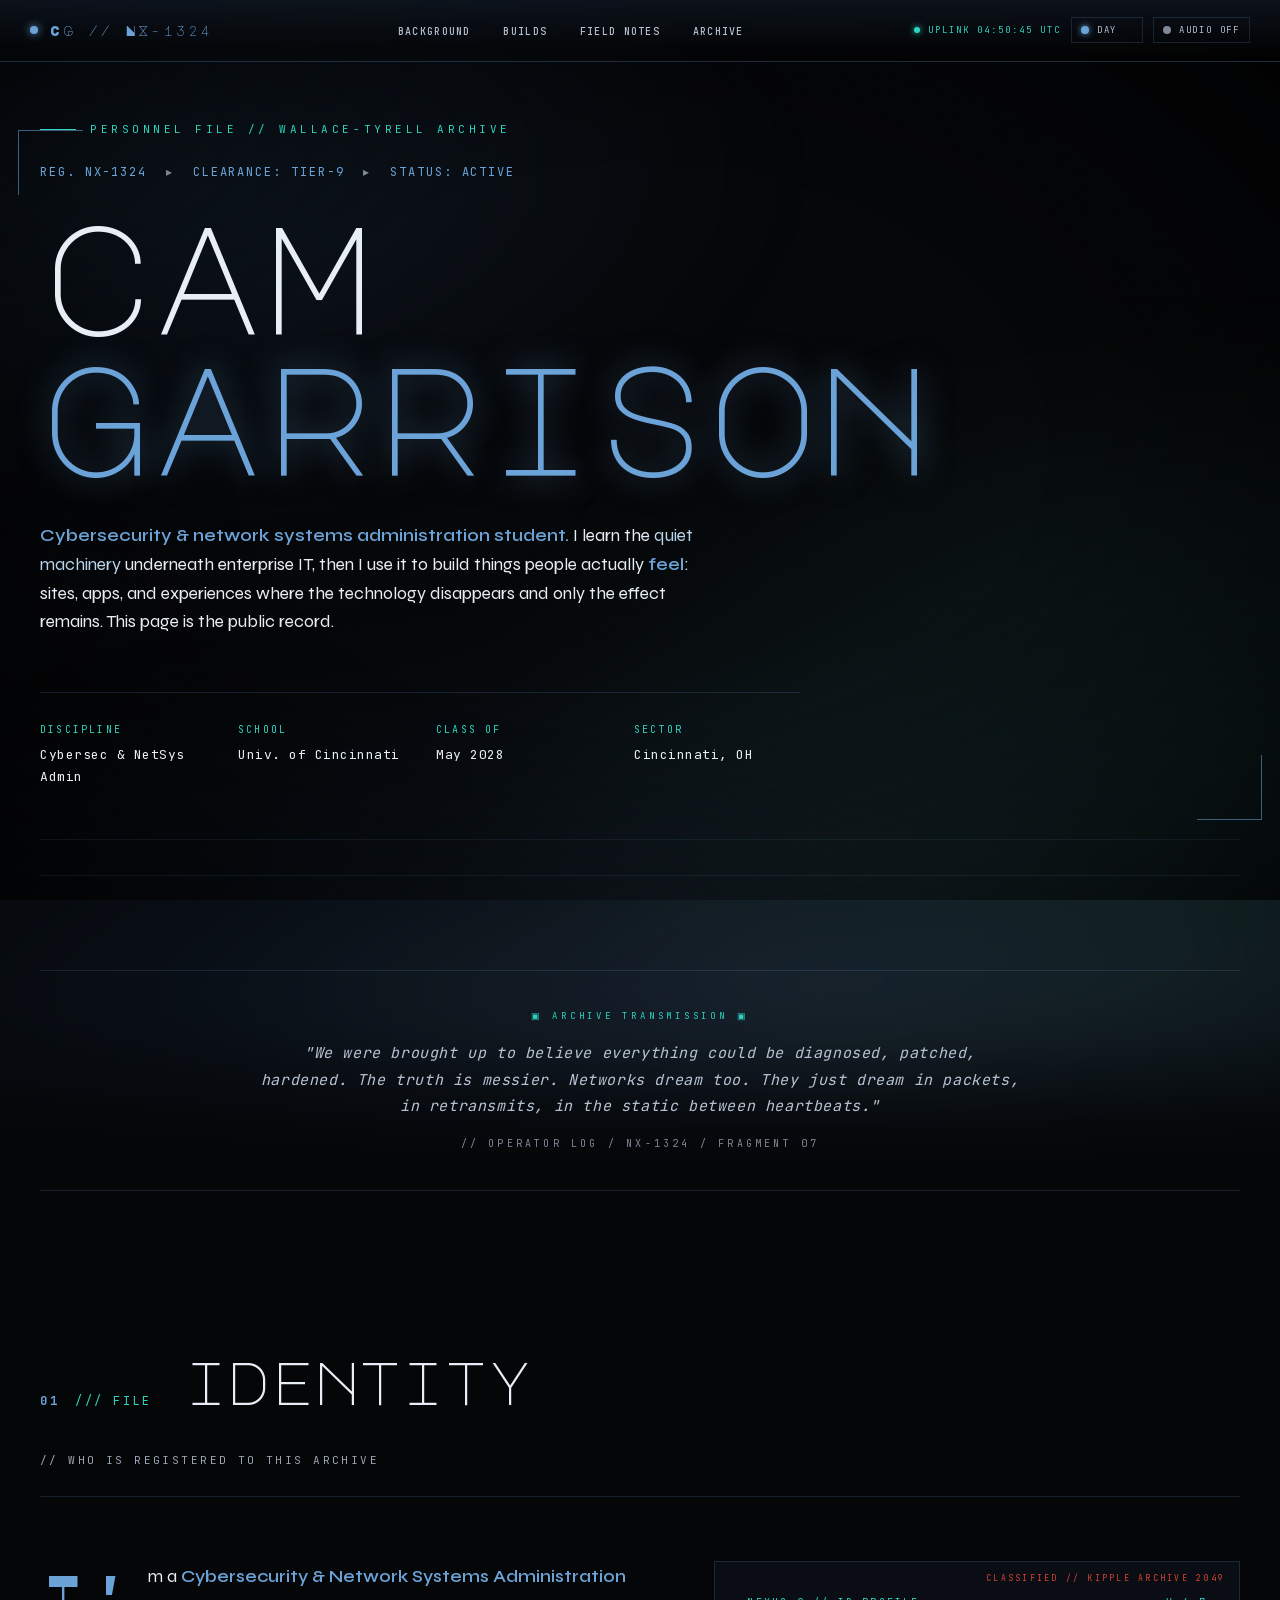
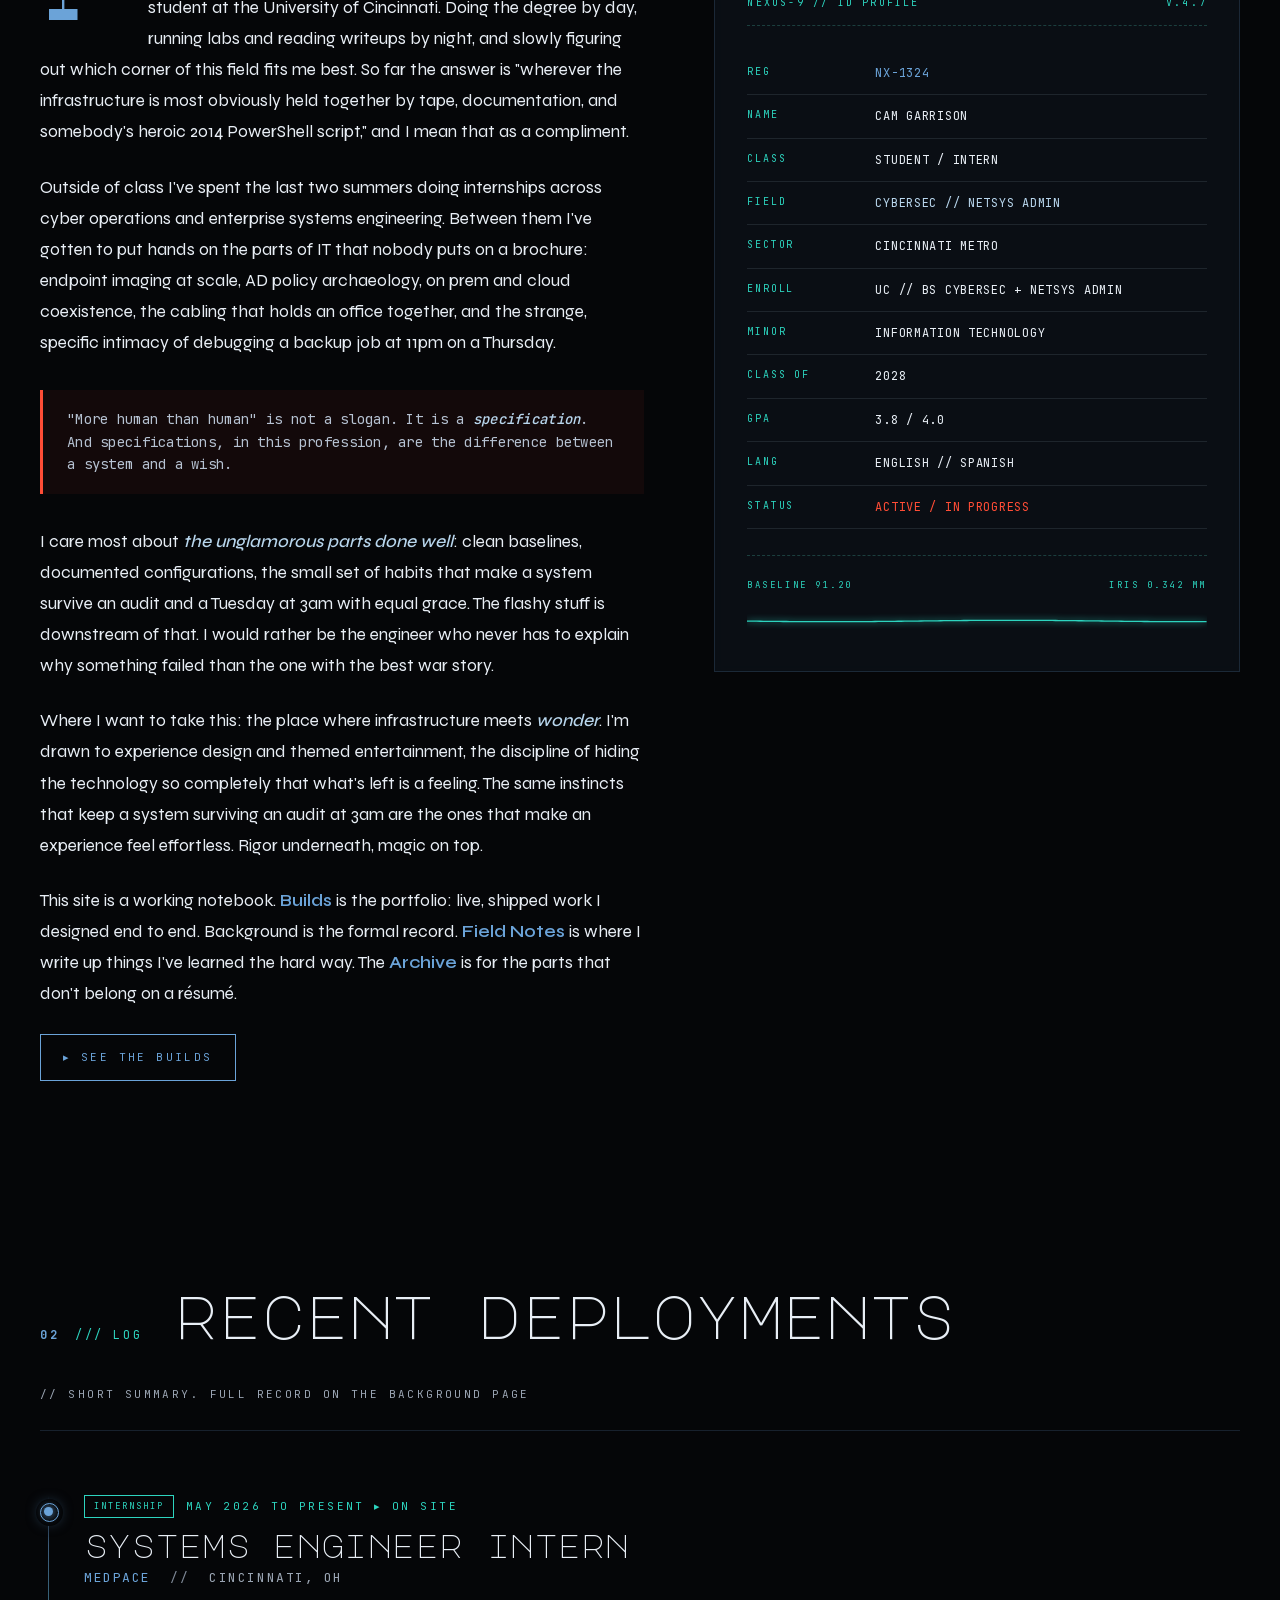
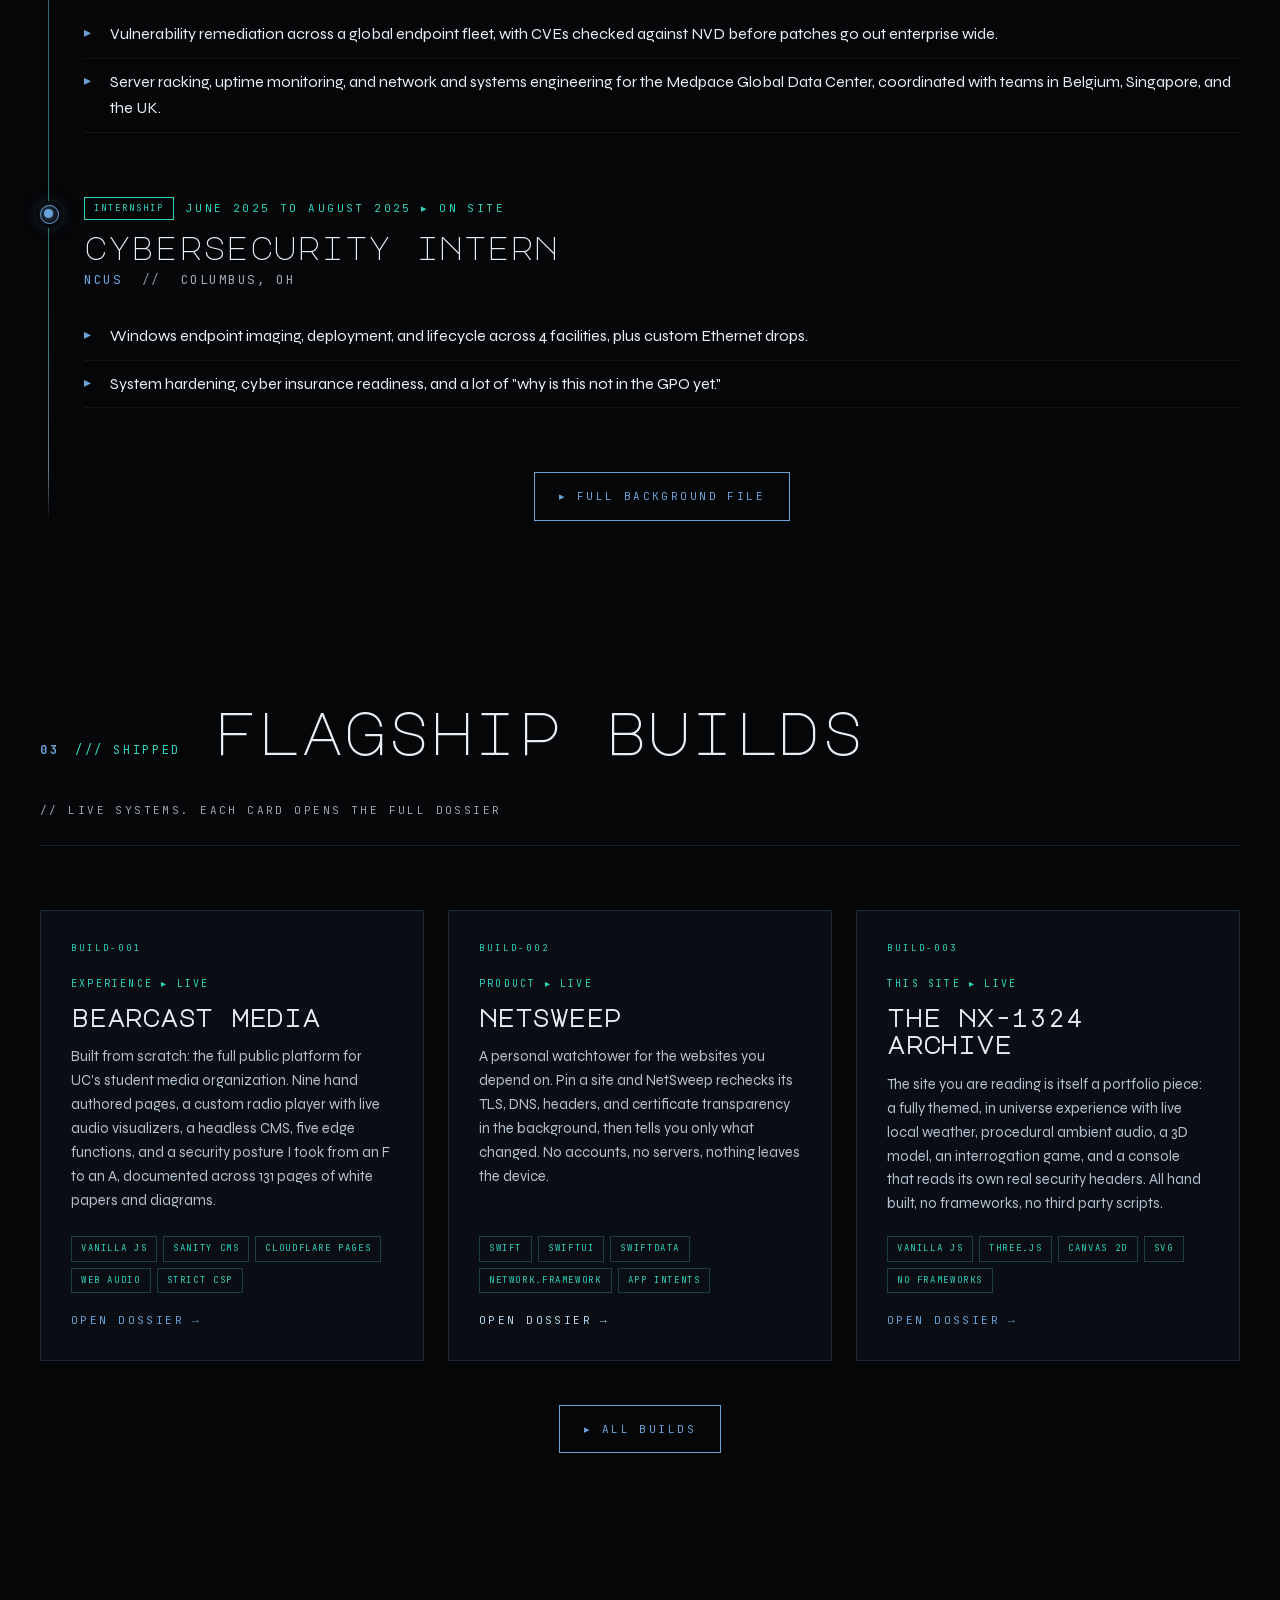
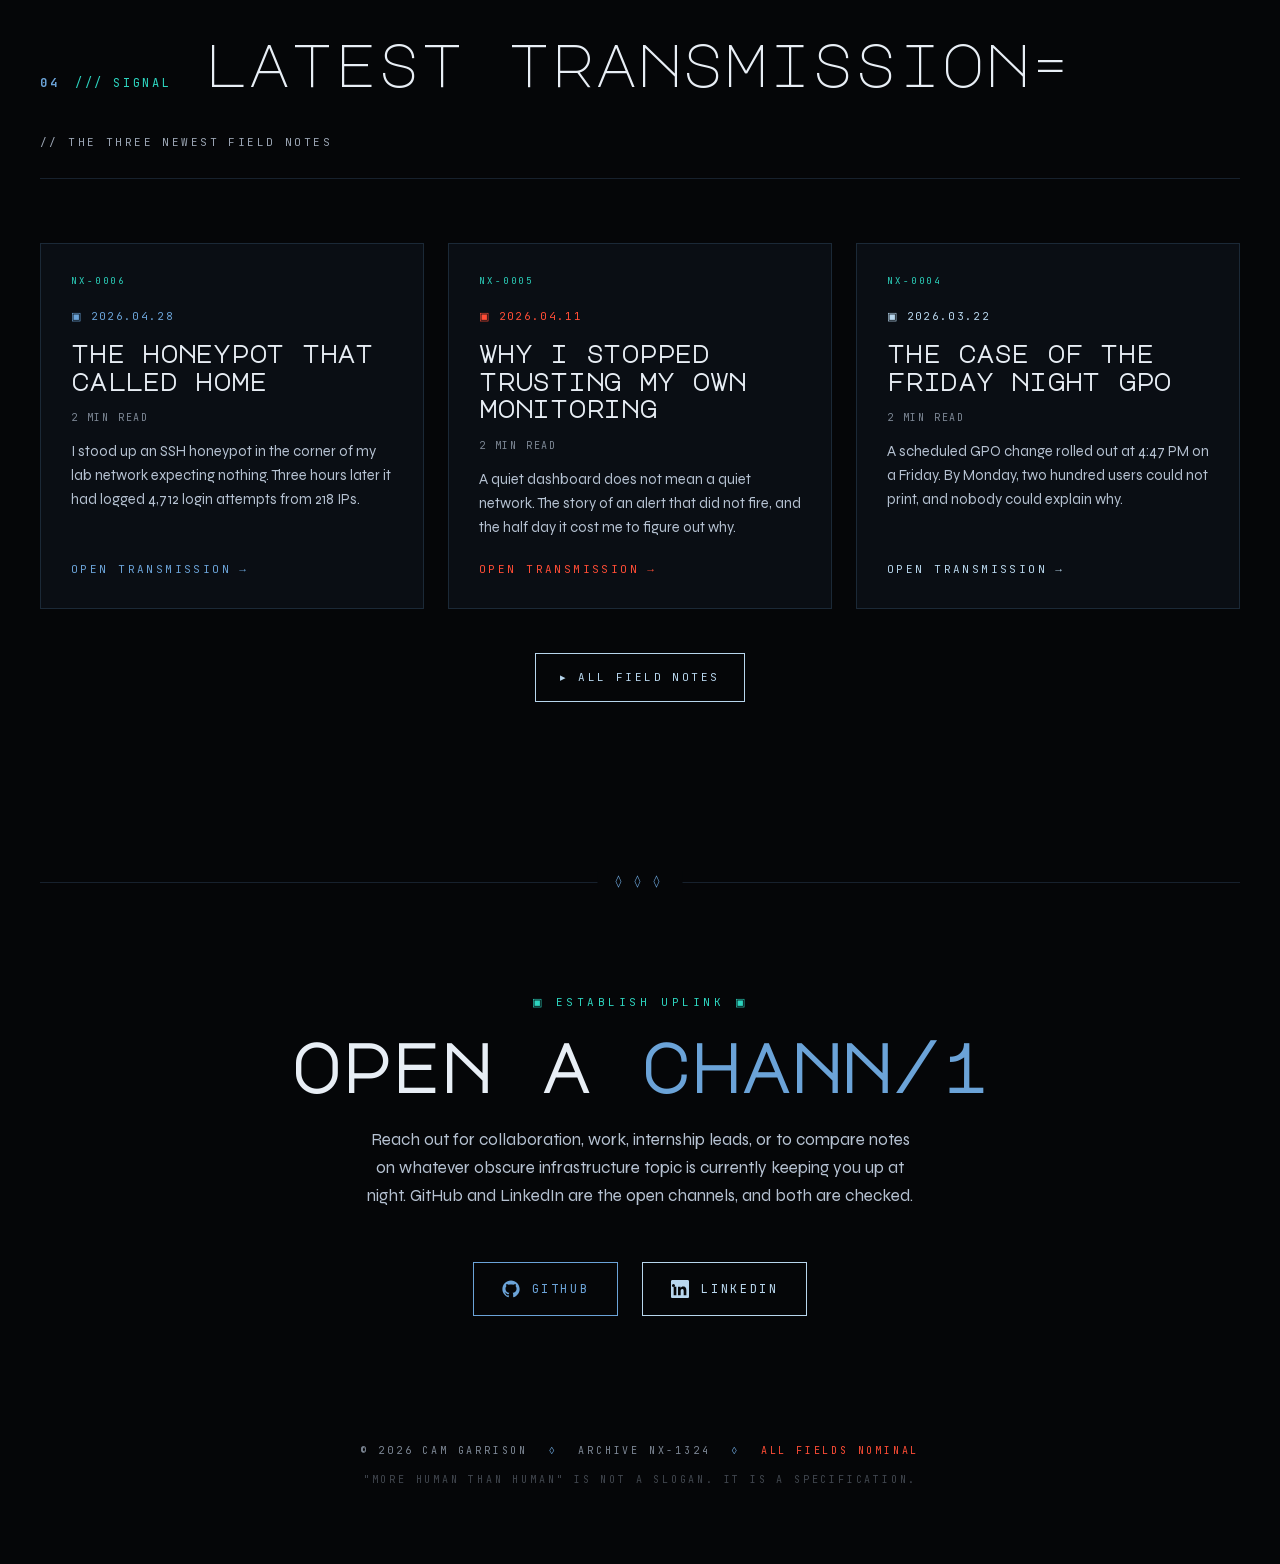
<file: index.html>
<!DOCTYPE html>
<html lang="en">
<head>
<meta charset="UTF-8">
<meta name="viewport" content="width=device-width, initial-scale=1.0">
<title>Personnel Archive // NX-1324</title>
<meta name="description" content="Cam Garrison is a Cybersecurity and Network Systems Administration student at the University of Cincinnati and a systems engineer intern at Medpace. Portfolio, shipped builds, field notes, and an interactive archive.">
<link rel="canonical" href="https://camgarrison.com/">
<link rel="alternate" type="application/rss+xml" title="Field Notes // NX-1324" href="/feed.xml">
<meta property="og:type" content="website">
<meta property="og:site_name" content="Personnel Archive // NX-1324">
<meta property="og:title" content="Personnel Archive // NX-1324">
<meta property="og:description" content="Cam Garrison is a Cybersecurity and Network Systems Administration student at the University of Cincinnati and a systems engineer intern at Medpace. Portfolio, shipped builds, field notes, and an interactive archive.">
<meta property="og:url" content="https://camgarrison.com/">
<meta property="og:image" content="https://camgarrison.com/imgs/og-card.png">
<meta property="og:image:width" content="1200">
<meta property="og:image:height" content="630">
<meta property="og:image:alt" content="Cam Garrison, Cybersecurity &amp; Network Systems Administration. Personnel archive NX-1324.">
<meta name="twitter:card" content="summary_large_image">
<meta name="twitter:title" content="Personnel Archive // NX-1324">
<meta name="twitter:description" content="Cam Garrison is a Cybersecurity and Network Systems Administration student at the University of Cincinnati and a systems engineer intern at Medpace. Portfolio, shipped builds, field notes, and an interactive archive.">
<meta name="twitter:image" content="https://camgarrison.com/imgs/og-card.png">
<link rel="icon" type="image/svg+xml" href="imgs/favicon.svg">
<link rel="icon" type="image/png" sizes="32x32" href="imgs/favicon-32.png">
<link rel="icon" type="image/png" sizes="16x16" href="imgs/favicon-16.png">
<link rel="apple-touch-icon" sizes="180x180" href="imgs/apple-touch-icon.png">
<meta name="theme-color" content="#050608">
<link rel="preload" href="fonts/jetbrains-mono-300-800-latin.woff2" as="font" type="font/woff2" crossorigin>
<link rel="preload" href="fonts/major-mono-display-400-latin.woff2" as="font" type="font/woff2" crossorigin>
<link rel="preload" href="fonts/syne-400-800-latin.woff2" as="font" type="font/woff2" crossorigin>
<link rel="stylesheet" href="style.css?v=20261113b">
<script>
  (function(){
    var d = document.documentElement, t = 'dark';
    try {
      var s = localStorage.getItem('nx-theme');
      if (s === 'light' || s === 'rain') t = s;
    } catch(e) {}
    d.setAttribute('data-theme', t);
    d.className = 'js';
  })();
</script>
<!-- Structured data for search engines. Not executable, so it lives
     outside the CSP script-src hash requirement. -->
<script type="application/ld+json">
{
  "@context": "https://schema.org",
  "@type": "Person",
  "name": "Cam Garrison",
  "url": "https://camgarrison.com/",
  "image": "https://camgarrison.com/imgs/og-card.png",
  "jobTitle": "Cybersecurity & Network Systems Administration Student",
  "knowsLanguage": ["English", "Spanish"],
  "affiliation": {
    "@type": "CollegeOrUniversity",
    "name": "University of Cincinnati"
  },
  "address": {
    "@type": "PostalAddress",
    "addressLocality": "Cincinnati",
    "addressRegion": "OH",
    "addressCountry": "US"
  },
  "sameAs": [
    "https://github.com/notChewy1324",
    "https://www.linkedin.com/in/camgarrison"
  ]
}
</script>
</head>
<body>

<a class="skip-link" href="#main">SKIP TO CONTENT ▸</a>

<!-- Atmospheric layers -->
<div class="haze-layer" aria-hidden="true"></div>
<canvas id="dust-canvas" aria-hidden="true"></canvas>
<canvas id="rain-canvas" aria-hidden="true"></canvas>
<div class="scanlines" aria-hidden="true"></div>
<div class="grain" aria-hidden="true"></div>
<div class="vignette" aria-hidden="true"></div>

<!-- Custom cursor -->
<canvas id="cursor-trail-canvas" aria-hidden="true"></canvas>
<div id="cursor-arrow" aria-hidden="true">
  <svg viewBox="0 0 24 24" xmlns="http://www.w3.org/2000/svg">
    <defs>
      <linearGradient id="cur-grad" x1="0" y1="0" x2="1" y2="1">
        <stop offset="0%" stop-color="#8fc0e8"/>
        <stop offset="100%" stop-color="#1d3a5f"/>
      </linearGradient>
    </defs>
    <path d="M2 1 L2 19 L7 14.5 L10.5 22 L13.5 20.5 L10 13 L17 13 Z"
          fill="url(#cur-grad)" stroke="#050608" stroke-width="0.7" stroke-linejoin="miter"/>
    <path d="M3 3 L3 16 L7 12 L10 12 Z" fill="rgba(184,214,237,0.3)"/>
  </svg>
</div>

<!-- Navigation -->
<nav class="nav">
  <a href="./" class="nav-logo">CG // NX-1324</a>
  <ul class="nav-links">
    <li><a href="background.html">Background</a></li>
    <li><a href="builds.html">Builds</a></li>
    <li><a href="blog.html">Field Notes</a></li>
    <li><a href="archive.html">Archive</a></li>
  </ul>
  <div class="nav-right">
    <div class="nav-status"><span>UPLINK 00:00:00 UTC</span></div>
    <button class="theme-toggle" aria-label="Toggle theme">
      <span class="dot"></span>
      <span class="label">DAY</span>
    </button>
    <button class="audio-toggle off" aria-label="Toggle ambient audio">
      <span class="dot"></span>
      <span class="label">AUDIO OFF</span>
    </button>
  </div>
  <div class="nav-clock-mobile"><span>00:00:00 UTC</span></div>
  <button class="nav-burger" id="nav-burger" aria-label="Open menu">
    <span class="bar"></span><span class="bar"></span><span class="bar"></span>
  </button>
</nav>
<!-- NAV DRAWER (mobile/small-desktop) -->
<div class="nav-backdrop" id="nav-backdrop"></div>
<aside class="nav-drawer" id="nav-drawer" aria-hidden="true">
  <div class="nav-drawer-tag">▣ NAVIGATION CHANNEL ▣</div>
  <ul>
    <li><a href="./" class="active">Home</a></li>
    <li><a href="background.html">Background</a></li>
    <li><a href="builds.html">Builds</a></li>
    <li><a href="blog.html">Field Notes</a></li>
    <li><a href="archive.html">Archive</a></li>
  </ul>
  <div class="nav-drawer-toggles">
    <button class="theme-toggle" aria-label="Toggle theme">
      <span class="dot"></span>
      <span class="label">DAY</span>
    </button>
    <button class="audio-toggle off" aria-label="Toggle ambient audio">
      <span class="dot"></span>
      <span class="label">AUDIO OFF</span>
    </button>
    <div class="nav-drawer-status">UPLINK STABLE</div>
  </div>
</aside>


<main id="main">

  <!-- HERO -->
  <section class="hero">
    <div class="hero-tag">PERSONNEL FILE // WALLACE-TYRELL ARCHIVE</div>
    <div class="hero-id">REG. NX-1324 <span class="pipe">▸</span> CLEARANCE: TIER-9 <span class="pipe">▸</span> STATUS: ACTIVE</div>

    <h1 class="hero-name">
      <span>cam</span>
      <span>garrison</span>
    </h1>

    <p class="hero-subtitle">
      <em>Cybersecurity &amp; network systems administration student.</em>
      I learn the <span class="ice">quiet machinery</span> underneath enterprise IT, then I use it to build things people actually <em>feel</em>: sites, apps, and experiences where the technology disappears and only the effect remains. This page is the public record.
    </p>

    <div class="hero-meta">
      <div class="hero-meta-item">
        <span class="hero-meta-label">Discipline</span>
        <span class="hero-meta-value">Cybersec &amp; NetSys Admin</span>
      </div>
      <div class="hero-meta-item">
        <span class="hero-meta-label">School</span>
        <span class="hero-meta-value">Univ. of Cincinnati</span>
      </div>
      <div class="hero-meta-item">
        <span class="hero-meta-label">Class Of</span>
        <span class="hero-meta-value">May 2028</span>
      </div>
      <div class="hero-meta-item">
        <span class="hero-meta-label">Sector</span>
        <span class="hero-meta-value">Cincinnati, OH</span>
      </div>
    </div>

    <div class="marquee">
      <div class="marquee-track">
        <span>WALLACE CORP REGISTRY</span>
        <span class="ice">NEXUS-9 PERSONNEL CHANNEL</span>
        <span>VOIGHT-KAMPFF: CLEARED</span>
        <span class="red">BASELINE STABLE</span>
        <span>ACCESS GRANTED // NX-1324</span>
        <span class="ice">"CELLS INTERLINKED WITHIN CELLS INTERLINKED"</span>
        <span>UPLINK NOMINAL</span>
        <span class="red">REPLICANT QUOTIENT 0.000</span>
        <span>WALLACE CORP REGISTRY</span>
        <span class="ice">NEXUS-9 PERSONNEL CHANNEL</span>
        <span>VOIGHT-KAMPFF: CLEARED</span>
        <span class="red">BASELINE STABLE</span>
      </div>
    </div>
  </section>

  <!-- LORE STRIP -->
  <div class="lore reveal">
    <div class="lore-tag">▣ ARCHIVE TRANSMISSION ▣</div>
    <p class="lore-text">
      "We were brought up to believe everything could be diagnosed, patched, hardened. The truth is messier. Networks dream too. They just dream in packets, in retransmits, in the static between heartbeats."
    </p>
    <span class="lore-cite">// OPERATOR LOG / NX-1324 / FRAGMENT 07</span>
  </div>

  <!-- ABOUT -->
  <section id="about">
    <header class="section-header">
      <div class="section-num"><strong>01</strong> /// FILE</div>
      <h2 class="section-title">identity</h2>
      <div class="section-subtitle">// who is registered to this archive</div>
    </header>

    <div class="about-grid">
      <div class="about-text reveal">
        <p>
          I'm a <strong>Cybersecurity &amp; Network Systems Administration</strong> student at the University of Cincinnati. Doing the degree by day, running labs and reading writeups by night, and slowly figuring out which corner of this field fits me best. So far the answer is "wherever the infrastructure is most obviously held together by tape, documentation, and somebody's heroic 2014 PowerShell script," and I mean that as a compliment.
        </p>

        <p>
          Outside of class I've spent the last two summers doing internships across cyber operations and enterprise systems engineering. Between them I've gotten to put hands on the parts of IT that nobody puts on a brochure: endpoint imaging at scale, AD policy archaeology, on prem and cloud coexistence, the cabling that holds an office together, and the strange, specific intimacy of debugging a backup job at 11pm on a Thursday.
        </p>

        <div class="about-pull">
          "More human than human" is not a slogan. It is a <em>specification</em>. And specifications, in this profession, are the difference between a system and a wish.
        </div>

        <p>
          I care most about <em>the unglamorous parts done well</em>: clean baselines, documented configurations, the small set of habits that make a system survive an audit and a Tuesday at 3am with equal grace. The flashy stuff is downstream of that. I would rather be the engineer who never has to explain why something failed than the one with the best war story.
        </p>

        <p>
          Where I want to take this: the place where infrastructure meets <em>wonder</em>. I'm drawn to experience design and themed entertainment, the discipline of hiding the technology so completely that what's left is a feeling. The same instincts that keep a system surviving an audit at 3am are the ones that make an experience feel effortless. Rigor underneath, magic on top.
        </p>

        <p>
          This site is a working notebook. <strong>Builds</strong> is the portfolio: live, shipped work I designed end to end. Background is the formal record. <strong>Field Notes</strong> is where I write up things I've learned the hard way. The <strong>Archive</strong> is for the parts that don't belong on a résumé.
        </p>

        <p style="margin-top: 8px;">
          <a href="builds.html" class="contact-link" style="font-size:11px; padding:13px 22px;">▸ See the Builds</a>
        </p>
      </div>

      <aside class="id-card reveal">
        <div class="id-card-header">
          <span>NEXUS-9 // ID PROFILE</span>
          <span>v.4.7</span>
        </div>
        <div class="id-card-row"><span class="key">REG</span><span class="val steel">NX-1324</span></div>
        <div class="id-card-row"><span class="key">NAME</span><span class="val">CAM GARRISON</span></div>
        <div class="id-card-row"><span class="key">CLASS</span><span class="val">STUDENT / INTERN</span></div>
        <div class="id-card-row"><span class="key">FIELD</span><span class="val ice">CYBERSEC // NETSYS ADMIN</span></div>
        <div class="id-card-row"><span class="key">SECTOR</span><span class="val">CINCINNATI METRO</span></div>
        <div class="id-card-row"><span class="key">ENROLL</span><span class="val">UC // BS CYBERSEC + NETSYS ADMIN</span></div>
        <div class="id-card-row"><span class="key">MINOR</span><span class="val">INFORMATION TECHNOLOGY</span></div>
        <div class="id-card-row"><span class="key">CLASS OF</span><span class="val">2028</span></div>
        <div class="id-card-row"><span class="key">GPA</span><span class="val">3.8 / 4.0</span></div>
        <div class="id-card-row"><span class="key">LANG</span><span class="val">ENGLISH // SPANISH</span></div>
        <div class="id-card-row"><span class="key">STATUS</span><span class="val red">ACTIVE / IN PROGRESS</span></div>

        <div class="baseline">
          <div class="baseline-label">
            <span class="bl-left">BASELINE 91.20</span>
            <span class="bl-right">IRIS 0.342 mm</span>
          </div>
          <svg class="baseline-wave"></svg>
        </div>
      </aside>
    </div>
  </section>

  <!-- SUMMARY: EXPERIENCE PREVIEW -->
  <section id="summary">
    <header class="section-header">
      <div class="section-num"><strong>02</strong> /// LOG</div>
      <h2 class="section-title">recent deployments</h2>
      <div class="section-subtitle">// short summary. full record on the background page</div>
    </header>

    <div class="timeline">
      <article class="timeline-item">
        <div class="timeline-date">
          <span class="badge">INTERNSHIP</span>
          <span>MAY 2026 TO PRESENT ▸ ON SITE</span>
        </div>
        <h3 class="timeline-role">systems engineer intern</h3>
        <div class="timeline-org">
          MEDPACE
          <span class="sep">//</span>
          <span class="loc">cincinnati, oh</span>
        </div>
        <ul class="timeline-list">
          <li>Vulnerability remediation across a global endpoint fleet, with CVEs checked against NVD before patches go out enterprise wide.</li>
          <li>Server racking, uptime monitoring, and network and systems engineering for the Medpace Global Data Center, coordinated with teams in Belgium, Singapore, and the UK.</li>
        </ul>
      </article>

      <article class="timeline-item">
        <div class="timeline-date">
          <span class="badge">INTERNSHIP</span>
          <span>JUNE 2025 TO AUGUST 2025 ▸ ON SITE</span>
        </div>
        <h3 class="timeline-role">cybersecurity intern</h3>
        <div class="timeline-org">
          NCUS
          <span class="sep">//</span>
          <span class="loc">columbus, oh</span>
        </div>
        <ul class="timeline-list">
          <li>Windows endpoint imaging, deployment, and lifecycle across 4 facilities, plus custom Ethernet drops.</li>
          <li>System hardening, cyber insurance readiness, and a lot of "why is this not in the GPO yet."</li>
        </ul>
      </article>

      <p style="text-align:center; margin-top:48px;">
        <a href="background.html" class="contact-link" style="font-size:11px; padding:14px 24px;">
          ▸ Full Background File
        </a>
      </p>
    </div>
  </section>

  <!-- FLAGSHIP WORK PREVIEW (cards rendered by JS from window.PROJECTS) -->
  <section id="shipped">
    <header class="section-header">
      <div class="section-num"><strong>03</strong> /// SHIPPED</div>
      <h2 class="section-title">flagship builds</h2>
      <div class="section-subtitle">// live systems. each card opens the full dossier</div>
    </header>

    <div class="blog-grid" id="home-builds">
      <noscript>
        <p class="noscript-note">The build previews are rendered with JavaScript. The full list lives on the <a href="builds.html">Builds</a> page.</p>
      </noscript>
    </div>

    <p class="home-more">
      <a href="builds.html" class="contact-link" style="font-size:11px; padding:14px 24px;">▸ All Builds</a>
    </p>
  </section>

  <!-- LATEST FIELD NOTES (cards rendered by JS from window.BLOG_POSTS) -->
  <section id="latest">
    <header class="section-header">
      <div class="section-num"><strong>04</strong> /// SIGNAL</div>
      <h2 class="section-title">latest transmissions</h2>
      <div class="section-subtitle">// the three newest field notes</div>
    </header>

    <div class="blog-grid" id="home-notes">
      <noscript>
        <p class="noscript-note">The newest notes are rendered with JavaScript. The full feed lives on the <a href="blog.html">Field Notes</a> page.</p>
      </noscript>
    </div>

    <p class="home-more">
      <a href="blog.html" class="contact-link ice" style="font-size:11px; padding:14px 24px;">▸ All Field Notes</a>
    </p>
  </section>

  <!-- CONTACT -->
  <footer class="contact" id="contact">
    <div class="contact-tag">▣ ESTABLISH UPLINK ▣</div>
    <h2 class="contact-title">open a <em>channel</em></h2>
    <p class="contact-sub">
      Reach out for collaboration, work, internship leads, or to compare notes on whatever obscure infrastructure topic is currently keeping you up at night. GitHub and LinkedIn are the open channels, and both are checked.
    </p>
    <div class="contact-links">
      <a href="https://github.com/notChewy1324" target="_blank" rel="noopener" class="contact-link">
        <svg viewBox="0 0 24 24"><path d="M12 .5C5.65.5.5 5.65.5 12.02c0 5.08 3.29 9.39 7.86 10.91.58.11.79-.25.79-.55 0-.27-.01-.99-.02-1.95-3.2.69-3.87-1.54-3.87-1.54-.52-1.32-1.27-1.67-1.27-1.67-1.04-.71.08-.7.08-.7 1.15.08 1.76 1.18 1.76 1.18 1.02 1.75 2.68 1.24 3.34.95.1-.74.4-1.24.72-1.53-2.55-.29-5.24-1.28-5.24-5.69 0-1.26.45-2.28 1.18-3.09-.12-.29-.51-1.46.11-3.04 0 0 .97-.31 3.18 1.18.92-.26 1.91-.39 2.9-.39.98 0 1.97.13 2.9.39 2.21-1.49 3.18-1.18 3.18-1.18.62 1.58.23 2.75.11 3.04.74.81 1.18 1.83 1.18 3.09 0 4.42-2.7 5.39-5.27 5.68.41.35.78 1.05.78 2.12 0 1.53-.01 2.76-.01 3.13 0 .3.21.66.8.55 4.57-1.52 7.85-5.83 7.85-10.91C23.5 5.65 18.35.5 12 .5z"/></svg>
        GitHub
      </a>
      <a href="https://www.linkedin.com/in/camgarrison" target="_blank" rel="noopener" class="contact-link ice">
        <svg viewBox="0 0 24 24"><path d="M20.45 20.45h-3.55v-5.57c0-1.33-.02-3.04-1.85-3.04-1.85 0-2.13 1.45-2.13 2.94v5.67H9.36V9h3.41v1.56h.05c.48-.9 1.64-1.85 3.37-1.85 3.6 0 4.27 2.37 4.27 5.45v6.29zM5.34 7.43A2.06 2.06 0 113.27 5.37a2.06 2.06 0 012.07 2.06zM7.12 20.45H3.56V9h3.56v11.45zM22.22 0H1.77C.79 0 0 .77 0 1.72v20.56C0 23.23.79 24 1.77 24h20.45C23.2 24 24 23.23 24 22.28V1.72C24 .77 23.2 0 22.22 0z"/></svg>
        LinkedIn
      </a>
    </div>
  </footer>

  <div class="footer">
    <div class="footer-line">
      © 2026 CAM GARRISON
      <span class="sep">◊</span>
      ARCHIVE NX-1324
      <span class="sep">◊</span>
      <span class="red">ALL FIELDS NOMINAL</span>
    </div>
    <div class="footer-line" style="opacity: 0.5;">
      "MORE HUMAN THAN HUMAN" IS NOT A SLOGAN. IT IS A SPECIFICATION.
    </div>
  </div>

</main>

<!-- MODAL -->
<div class="modal" id="modal" role="dialog" aria-modal="true" aria-labelledby="modal-title">
  <div class="modal-panel">
    <button class="modal-close" id="modal-close" aria-label="Close">×</button>
    <div class="modal-meta" id="modal-meta">ARCHIVE ENTRY</div>
    <h2 class="modal-title" id="modal-title"></h2>
    <div class="modal-date" id="modal-date"></div>
    <div class="modal-body" id="modal-body"></div>
  </div>
</div>

<!--  WILL UPDATE THIS LATER: CLOUDFLARE WEB ANALYTICS (privacy-friendly, no cookies) WILL UPDATE THIS LATER
     To activate: Cloudflare dashboard > Analytics & Logs > Web Analytics >
     add camgarrison.com, copy the token, paste it below, and uncomment.
     Then add https://static.cloudflareinsights.com to script-src and
     https://cloudflareinsights.com to connect-src in _headers.
<script defer src="https://static.cloudflareinsights.com/beacon.min.js" data-cf-beacon='{"token": "PASTE-TOKEN-HERE"}'></script>
-->
<script defer src="main.js?v=20261113b"></script>
</body>
</html>
</file>
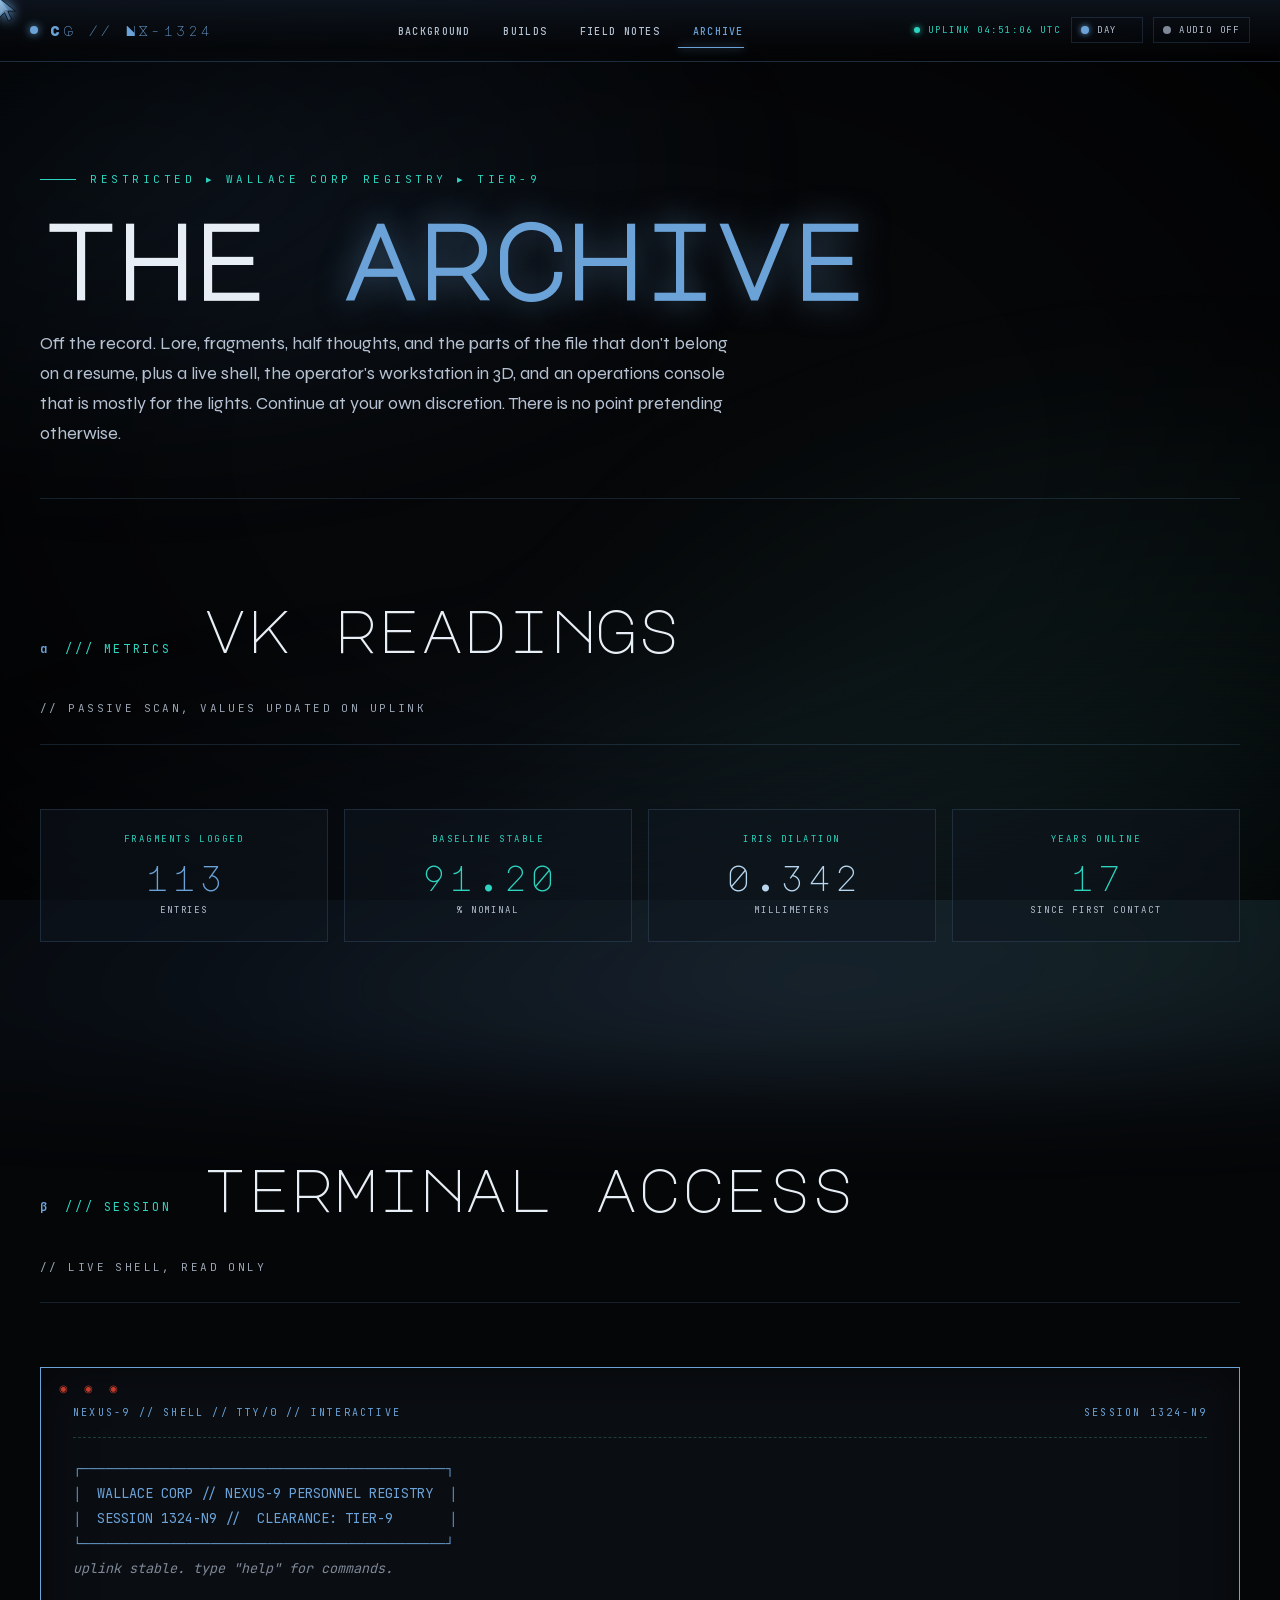
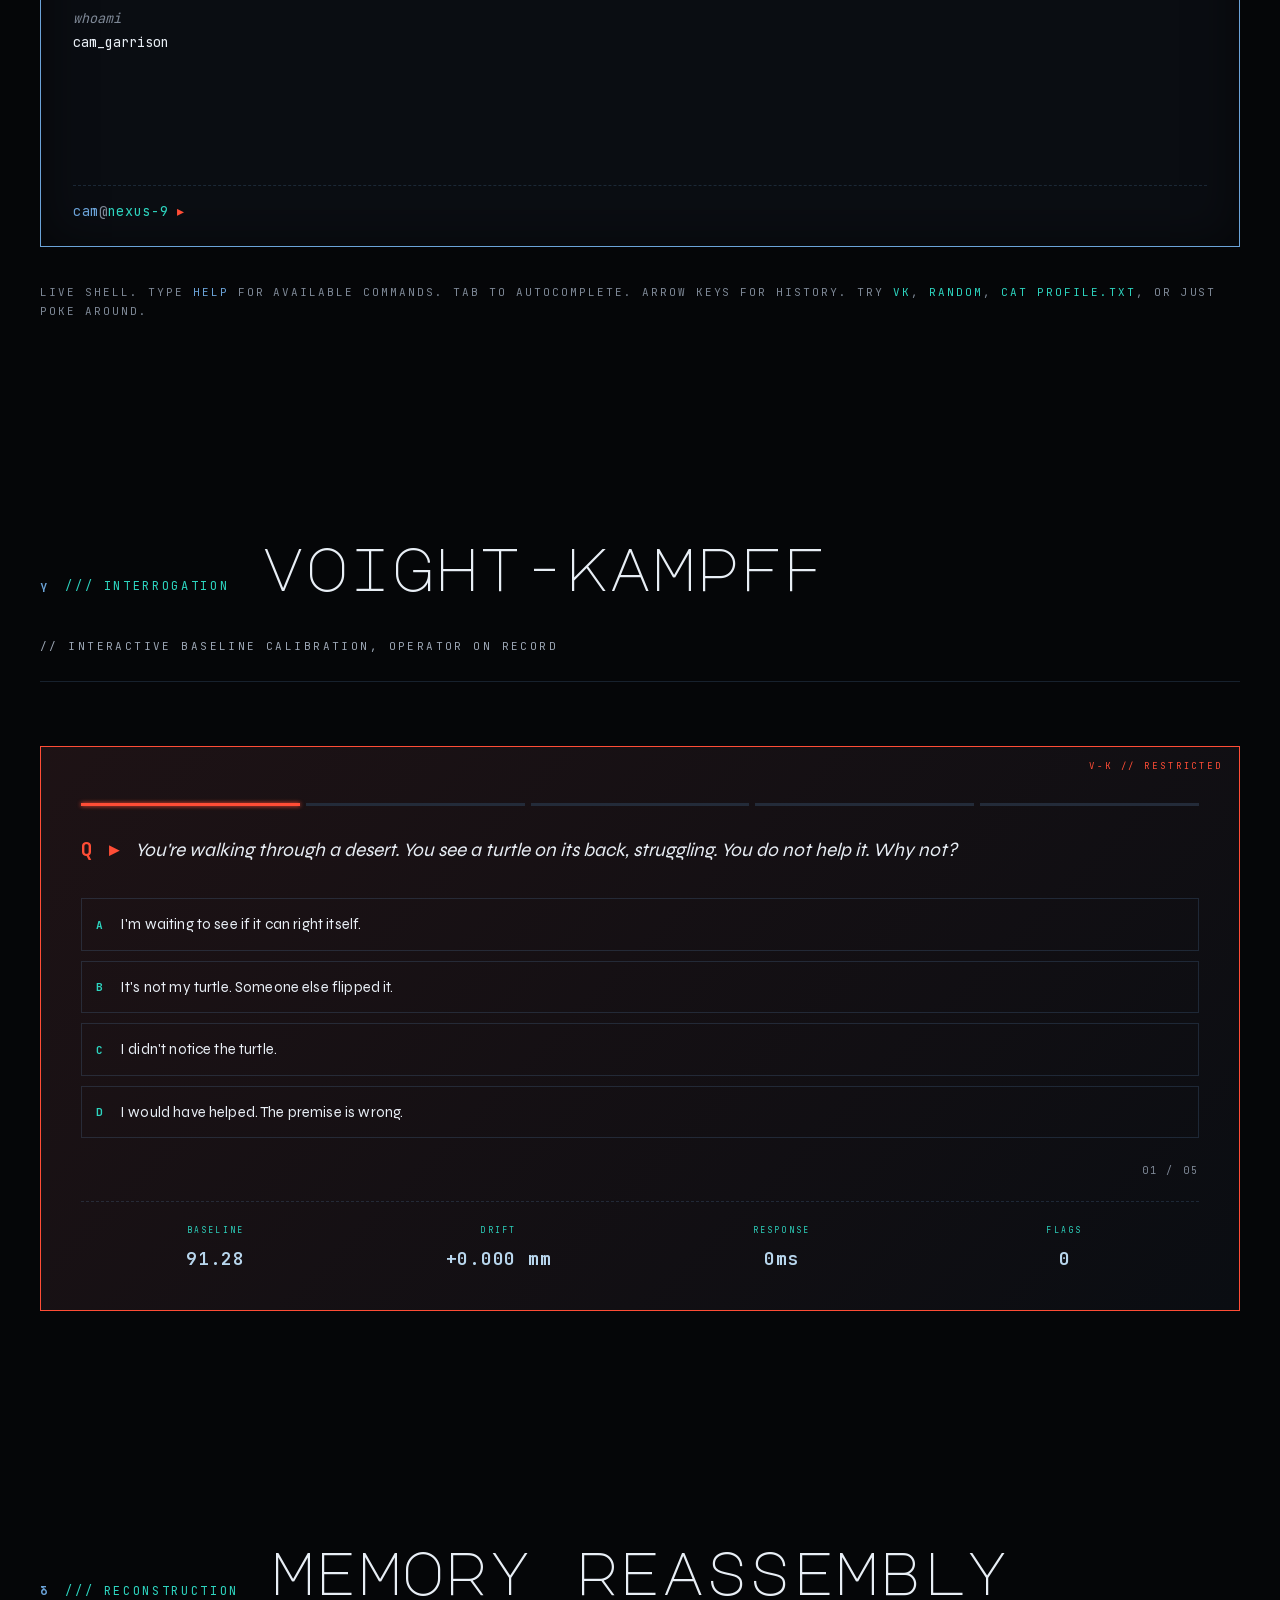
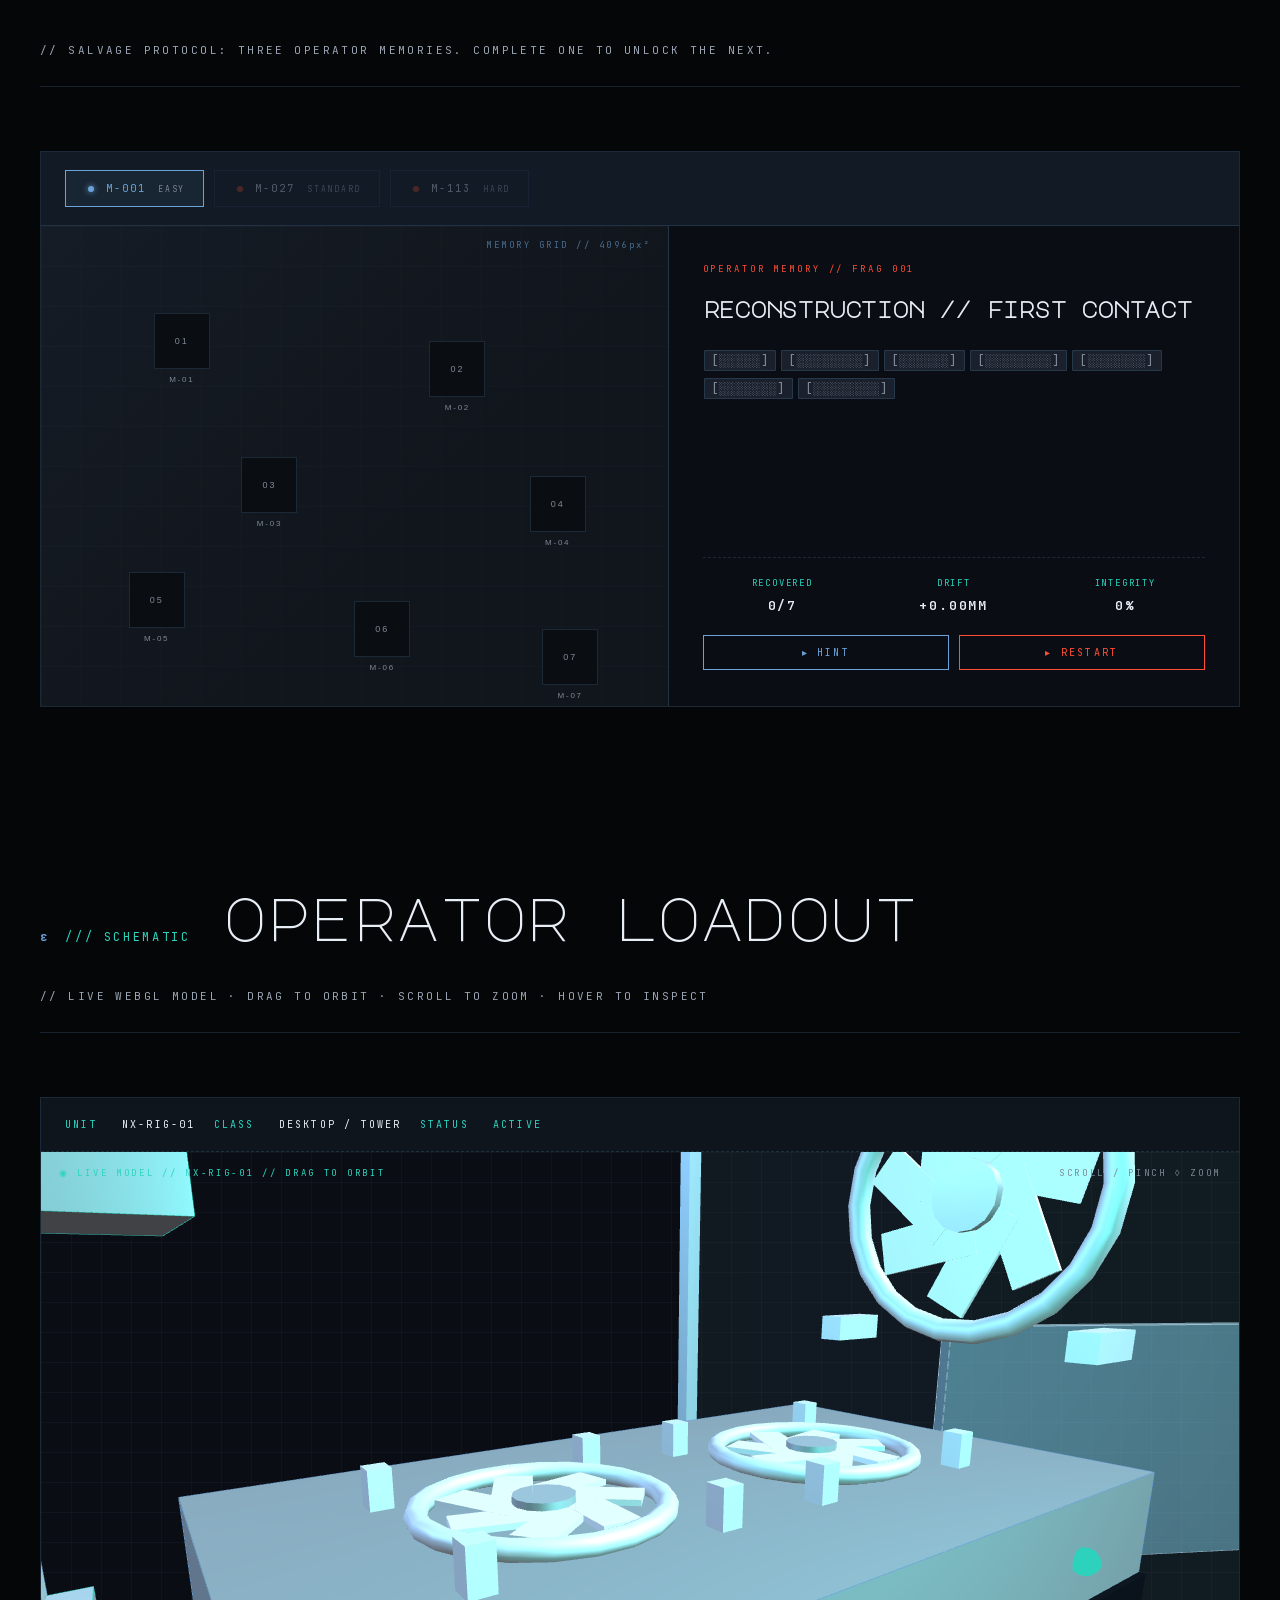
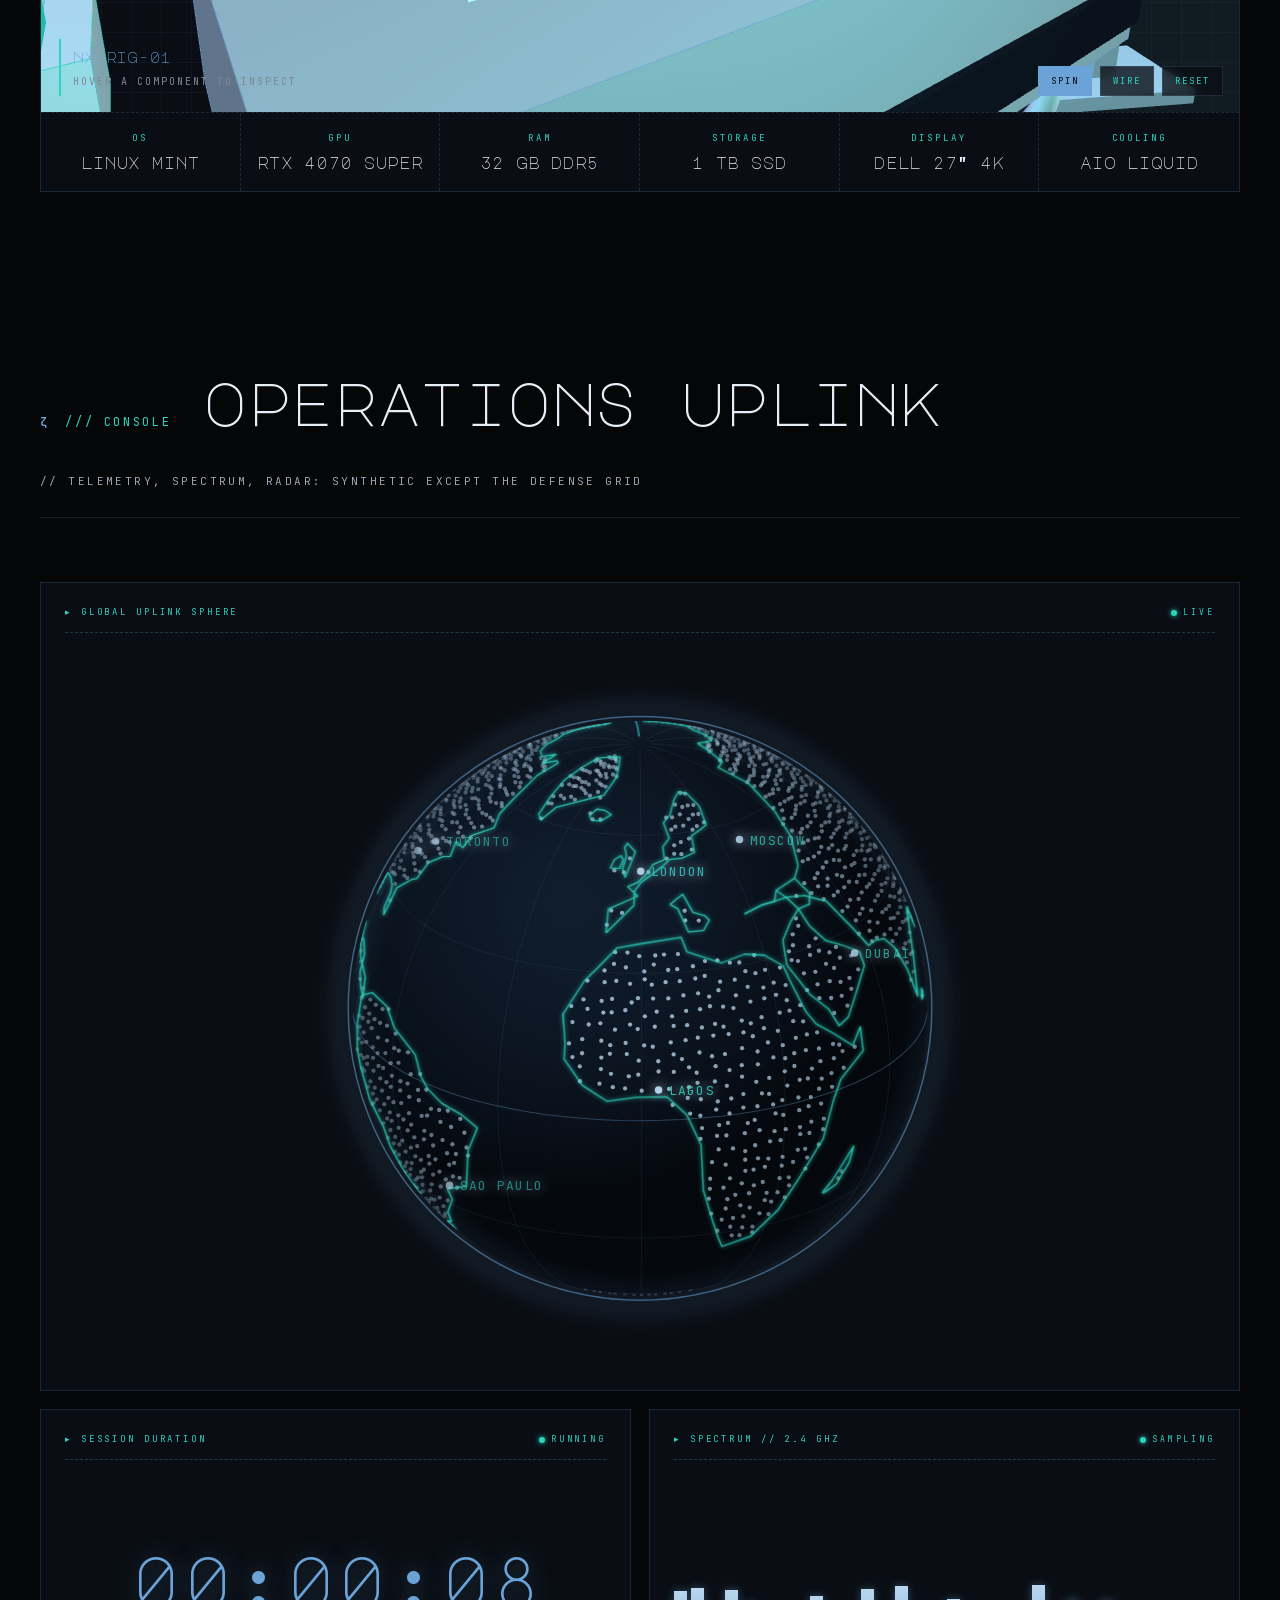
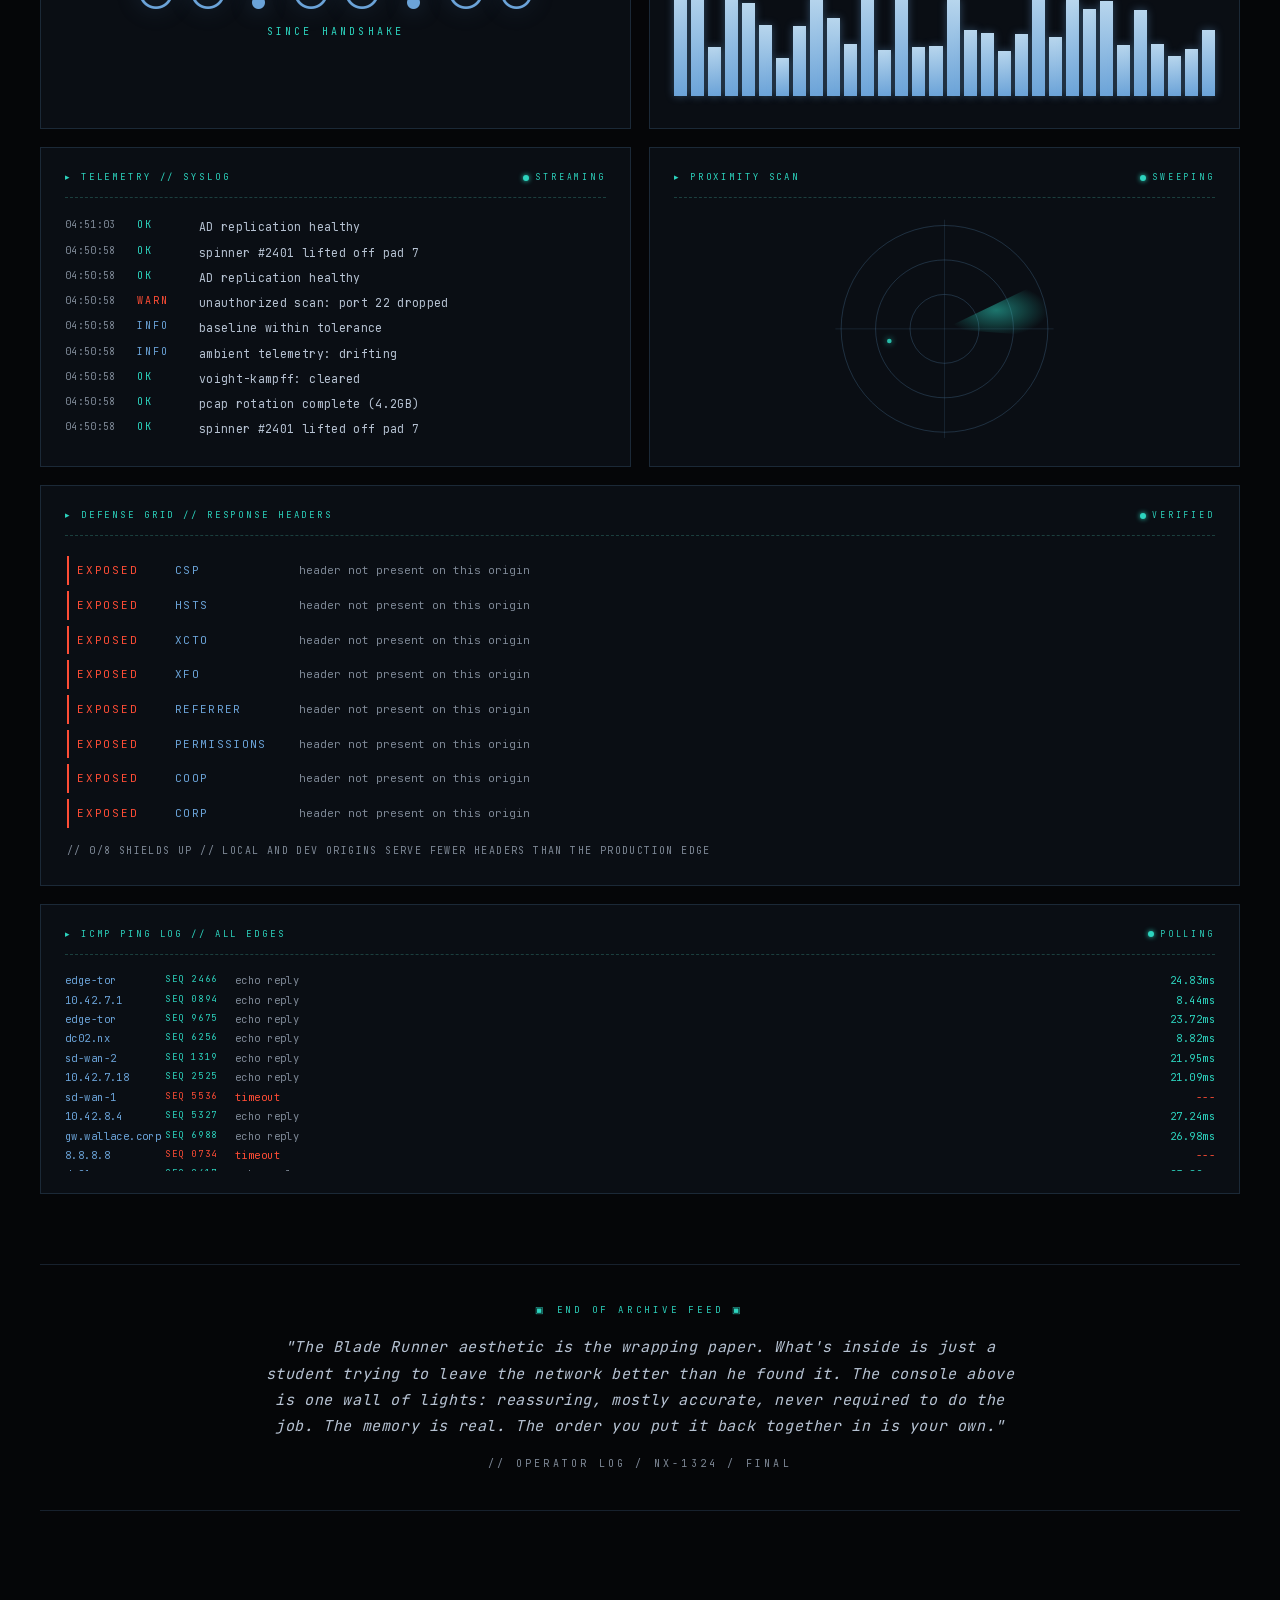
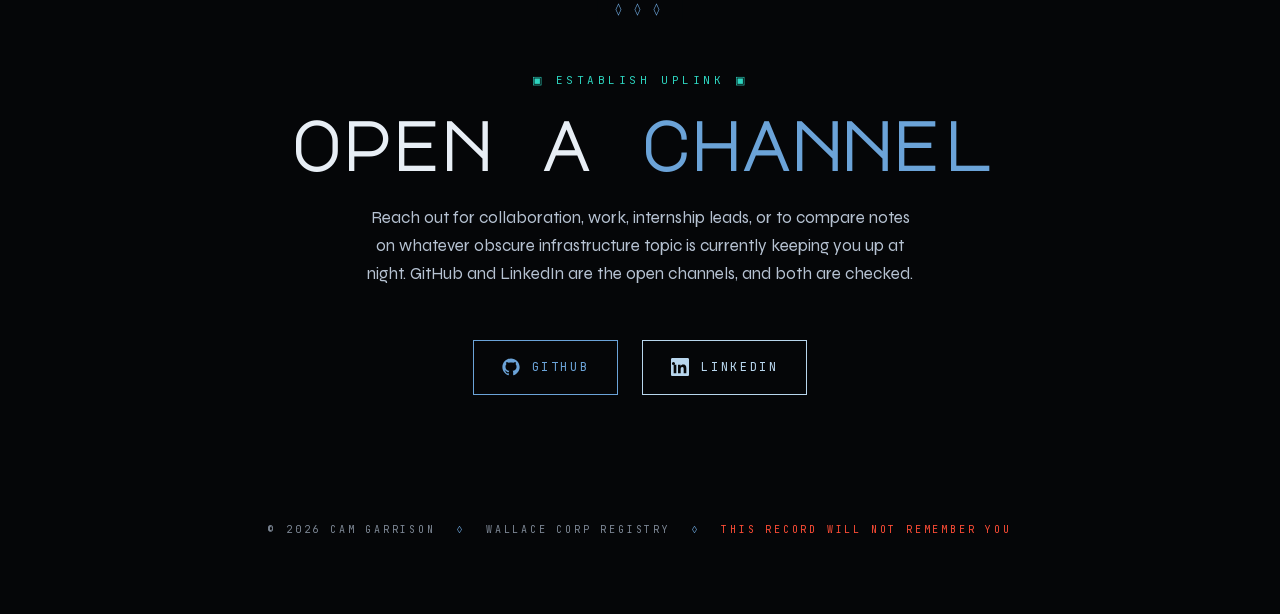
<file: archive.html>
<!DOCTYPE html>
<html lang="en">
<head>
<meta charset="UTF-8">
<meta name="viewport" content="width=device-width, initial-scale=1.0">
<title>Wallace Registry // NX-1324</title>
<meta name="description" content="The off the record side of Cam Garrison's archive: a live terminal, a Voight-Kampff test, a memory puzzle, a 3D model of the operator workstation, and a console that reads this site's real security headers.">
<link rel="canonical" href="https://camgarrison.com/archive">
<meta property="og:type" content="website">
<meta property="og:site_name" content="Personnel Archive // NX-1324">
<meta property="og:title" content="Wallace Registry // NX-1324">
<meta property="og:description" content="The off the record side of Cam Garrison's archive: a live terminal, a Voight-Kampff test, a memory puzzle, a 3D model of the operator workstation, and a console that reads this site's real security headers.">
<meta property="og:url" content="https://camgarrison.com/archive">
<meta property="og:image" content="https://camgarrison.com/imgs/og-card.png">
<meta property="og:image:width" content="1200">
<meta property="og:image:height" content="630">
<meta property="og:image:alt" content="Cam Garrison, Cybersecurity &amp; Network Systems Administration. Personnel archive NX-1324.">
<meta name="twitter:card" content="summary_large_image">
<meta name="twitter:title" content="Wallace Registry // NX-1324">
<meta name="twitter:description" content="The off the record side of Cam Garrison's archive: a live terminal, a Voight-Kampff test, a memory puzzle, a 3D model of the operator workstation, and a console that reads this site's real security headers.">
<meta name="twitter:image" content="https://camgarrison.com/imgs/og-card.png">
<link rel="preload" href="fonts/jetbrains-mono-300-800-latin.woff2" as="font" type="font/woff2" crossorigin>
<link rel="preload" href="fonts/major-mono-display-400-latin.woff2" as="font" type="font/woff2" crossorigin>
<link rel="preload" href="fonts/syne-400-800-latin.woff2" as="font" type="font/woff2" crossorigin>
<link rel="stylesheet" href="style.css?v=20261113b">
<link rel="icon" type="image/svg+xml" href="imgs/favicon.svg">
<link rel="icon" type="image/png" sizes="32x32" href="imgs/favicon-32.png">
<link rel="icon" type="image/png" sizes="16x16" href="imgs/favicon-16.png">
<link rel="apple-touch-icon" sizes="180x180" href="imgs/apple-touch-icon.png">
<meta name="theme-color" content="#050608">
<script>
  (function(){
    var d = document.documentElement, t = 'dark';
    try {
      var s = localStorage.getItem('nx-theme');
      if (s === 'light' || s === 'rain') t = s;
    } catch(e) {}
    d.setAttribute('data-theme', t);
    d.className = 'js';
  })();
</script>
</head>
<body class="page-archive">

<a class="skip-link" href="#main">SKIP TO CONTENT ▸</a>

<div class="haze-layer" aria-hidden="true"></div>
<canvas id="dust-canvas" aria-hidden="true"></canvas>
<canvas id="rain-canvas" aria-hidden="true"></canvas>
<div class="scanlines" aria-hidden="true"></div>
<div class="grain" aria-hidden="true"></div>
<div class="vignette" aria-hidden="true"></div>

<canvas id="cursor-trail-canvas" aria-hidden="true"></canvas>
<div id="cursor-arrow" aria-hidden="true">
  <svg viewBox="0 0 24 24" xmlns="http://www.w3.org/2000/svg">
    <defs>
      <linearGradient id="cur-grad" x1="0" y1="0" x2="1" y2="1">
        <stop offset="0%" stop-color="#8fc0e8"/>
        <stop offset="100%" stop-color="#1d3a5f"/>
      </linearGradient>
    </defs>
    <path d="M2 1 L2 19 L7 14.5 L10.5 22 L13.5 20.5 L10 13 L17 13 Z"
          fill="url(#cur-grad)" stroke="#050608" stroke-width="0.7" stroke-linejoin="miter"/>
    <path d="M3 3 L3 16 L7 12 L10 12 Z" fill="rgba(184,214,237,0.3)"/>
  </svg>
</div>

<nav class="nav">
  <a href="./" class="nav-logo">CG // NX-1324</a>
  <ul class="nav-links">
    <li><a href="background.html">Background</a></li>
    <li><a href="builds.html">Builds</a></li>
    <li><a href="blog.html">Field Notes</a></li>
    <li><a href="archive.html" class="active">Archive</a></li>
  </ul>
  <div class="nav-right">
    <div class="nav-status"><span>UPLINK 00:00:00 UTC</span></div>
    <button class="theme-toggle" aria-label="Toggle theme">
      <span class="dot"></span>
      <span class="label">DAY</span>
    </button>
    <button class="audio-toggle off" aria-label="Toggle ambient audio">
      <span class="dot"></span>
      <span class="label">AUDIO OFF</span>
    </button>
  </div>
  <div class="nav-clock-mobile"><span>00:00:00 UTC</span></div>
  <button class="nav-burger" id="nav-burger" aria-label="Open menu">
    <span class="bar"></span><span class="bar"></span><span class="bar"></span>
  </button>
</nav>
<!-- NAV DRAWER (mobile/small-desktop) -->
<div class="nav-backdrop" id="nav-backdrop"></div>
<aside class="nav-drawer" id="nav-drawer" aria-hidden="true">
  <div class="nav-drawer-tag">▣ NAVIGATION CHANNEL ▣</div>
  <ul>
    <li><a href="./">Home</a></li>
    <li><a href="background.html">Background</a></li>
    <li><a href="builds.html">Builds</a></li>
    <li><a href="blog.html">Field Notes</a></li>
    <li><a href="archive.html" class="active">Archive</a></li>
  </ul>
  <div class="nav-drawer-toggles">
    <button class="theme-toggle" aria-label="Toggle theme">
      <span class="dot"></span>
      <span class="label">DAY</span>
    </button>
    <button class="audio-toggle off" aria-label="Toggle ambient audio">
      <span class="dot"></span>
      <span class="label">AUDIO OFF</span>
    </button>
    <div class="nav-drawer-status">UPLINK STABLE</div>
  </div>
</aside>


<main id="main">

  <section class="page-intro">
    <div class="page-intro-tag">RESTRICTED ▸ WALLACE CORP REGISTRY ▸ TIER-9</div>
    <h1 class="page-intro-title">the <em>archive</em></h1>
    <p class="page-intro-sub">
      Off the record. Lore, fragments, half thoughts, and the parts of the file that don't belong on a resume, plus a live shell, the operator's workstation in 3D, and an operations console that is mostly for the lights. Continue at your own discretion. There is no point pretending otherwise.
    </p>
  </section>

  <!-- VOIGHT-KAMPFF STATS -->
  <section style="padding-top: 30px;">
    <header class="section-header">
      <div class="section-num"><strong>α</strong> /// METRICS</div>
      <h2 class="section-title">vk readings</h2>
      <div class="section-subtitle">// passive scan, values updated on uplink</div>
    </header>

    <div class="vk-grid">
      <div class="vk-stat reveal">
        <div class="vk-stat-label">Fragments Logged</div>
        <div class="vk-stat-value" id="vk-frags">113</div>
        <div class="vk-stat-unit">entries</div>
      </div>
      <div class="vk-stat reveal teal">
        <div class="vk-stat-label">Baseline Stable</div>
        <div class="vk-stat-value" id="vk-baseline">91.20</div>
        <div class="vk-stat-unit">% nominal</div>
      </div>
      <div class="vk-stat reveal ice">
        <div class="vk-stat-label">Iris Dilation</div>
        <div class="vk-stat-value" id="vk-iris">0.342</div>
        <div class="vk-stat-unit">millimeters</div>
      </div>
      <div class="vk-stat reveal teal">
        <div class="vk-stat-label">Years Online</div>
        <div class="vk-stat-value">17</div>
        <div class="vk-stat-unit">since first contact</div>
      </div>
    </div>
  </section>

  <!-- TERMINAL -->
  <section>
    <header class="section-header">
      <div class="section-num"><strong>β</strong> /// SESSION</div>
      <h2 class="section-title">terminal access</h2>
      <div class="section-subtitle">// live shell, read only</div>
    </header>

    <div class="terminal" id="terminal">
      <div class="terminal-header">
        <span>NEXUS-9 // SHELL // tty/0 // INTERACTIVE</span>
        <span>SESSION 1324-N9</span>
      </div>
      <div class="terminal-history" id="terminal-history"></div>
      <div class="terminal-prompt-row">
        <span class="terminal-prompt-sigil"><span class="who">cam</span><span class="at">@</span><span class="host">nexus-9</span> ▸</span>
        <input type="text" class="terminal-input" id="terminal-input" autocomplete="off" autocapitalize="off" autocorrect="off" spellcheck="false" aria-label="Terminal input">
      </div>
    </div>

    <p style="font-family: var(--font-mono); font-size: 11px; letter-spacing: 0.18em; color: var(--fg-dim); text-transform: uppercase; margin-bottom: 36px; line-height: 1.7;">
      Live shell. Type <span style="color: var(--accent);">help</span> for available commands. Tab to autocomplete. Arrow keys for history. Try <span style="color: var(--accent-2);">vk</span>, <span style="color: var(--accent-2);">random</span>, <span style="color: var(--accent-2);">cat profile.txt</span>, or just poke around.
    </p>
  </section>

  <!-- INTERROGATION (V-K Q&A) -->
  <section>
    <header class="section-header">
      <div class="section-num"><strong>γ</strong> /// INTERROGATION</div>
      <h2 class="section-title">voight-kampff</h2>
      <div class="section-subtitle">// interactive baseline calibration, operator on record</div>
    </header>

    <div class="interrogation" id="interrogation">
      <div class="interrogation-progress"></div>
      <div class="interrogation-q"></div>
      <div class="interrogation-options"></div>
      <div class="interrogation-feedback"></div>
      <div class="interrogation-controls">
        <button class="interrogation-btn" data-vk="next" data-warn style="display:none;">▸ Next Question</button>
        <button class="interrogation-btn steel" data-vk="restart" style="display:none;">▸ Restart Test</button>
        <span class="interrogation-counter">01 / 05</span>
      </div>
      <div class="interrogation-stats"></div>
    </div>
  </section>

  <!-- MEMORY RECONSTRUCTION -->
  <section>
    <header class="section-header">
      <div class="section-num"><strong>δ</strong> /// RECONSTRUCTION</div>
      <h2 class="section-title">memory reassembly</h2>
      <div class="section-subtitle">// salvage protocol: three operator memories. complete one to unlock the next.</div>
    </header>

    <div class="memory-shell" id="memory-reconstruction">

      <div class="memory-picker" style="grid-column: 1 / -1;"></div>

      <div class="memory-board">
        <svg class="memory-svg"></svg>
        <!-- nodes are appended by JS -->
      </div>

      <div class="memory-readout">
        <div class="memory-readout-tag">OPERATOR MEMORY // FRAG 001</div>
        <h3 class="memory-readout-title">reconstruction // first contact</h3>

        <div class="memory-complete-banner"></div>

        <div class="memory-text">
          <!-- text rendered by JS, redacted blocks until nodes are recovered -->
        </div>

        <div class="memory-meta">
          <div class="memory-meta-item">
            <span class="label">Recovered</span>
            <span class="value" data-mem-stat="recovered">0/7</span>
          </div>
          <div class="memory-meta-item">
            <span class="label">Drift</span>
            <span class="value" data-mem-stat="drift">+0.00mm</span>
          </div>
          <div class="memory-meta-item">
            <span class="label">Integrity</span>
            <span class="value" data-mem-stat="integrity">0%</span>
          </div>
        </div>

        <div class="memory-controls">
          <button class="memory-btn" data-mem="hint" data-hover>▸ Hint</button>
          <button class="memory-btn warn" data-mem="restart" data-warn>▸ Restart</button>
        </div>
      </div>

    </div>
  </section>

  <!-- OPERATOR LOADOUT (folded in from the former Uses page) -->
  <section id="loadout">
    <header class="section-header">
      <div class="section-num"><strong>ε</strong> /// SCHEMATIC</div>
      <h2 class="section-title">operator loadout</h2>
      <div class="section-subtitle">// live webgl model · drag to orbit · scroll to zoom · hover to inspect</div>
    </header>

    <!-- PC SCHEMATIC -->
    <div class="pc-schematic" id="pc-schematic">

      <div class="pc-schematic-header">
        <div class="pc-schematic-id">
          <span class="key">UNIT</span> <span class="val">NX-RIG-01</span>
          <span class="key">CLASS</span> <span class="val">DESKTOP / TOWER</span>
          <span class="key">STATUS</span> <span class="val ok">ACTIVE</span>
        </div>
      </div>

      <div class="pc-schematic-stage">
        <canvas id="pc-canvas"></canvas>
        <div class="pc-readout"></div>
        <div class="pc-controls">
          <button class="pc-ctl" id="pc-ctl-spin" type="button">Spin</button>
          <button class="pc-ctl" id="pc-ctl-wire" type="button">Wire</button>
          <button class="pc-ctl" id="pc-ctl-reset" type="button">Reset</button>
        </div>
        <div class="pc-loading">
          <div>INITIALIZING MODEL</div>
          <div class="pc-loading-bar"></div>
        </div>
      </div>

      <div class="pc-schematic-footer">
        <div class="pc-spec">
          <div class="pc-spec-key">OS</div>
          <div class="pc-spec-val">Linux Mint</div>
        </div>
        <div class="pc-spec">
          <div class="pc-spec-key">GPU</div>
          <div class="pc-spec-val">RTX 4070 Super</div>
        </div>
        <div class="pc-spec">
          <div class="pc-spec-key">RAM</div>
          <div class="pc-spec-val">32 GB DDR5</div>
        </div>
        <div class="pc-spec">
          <div class="pc-spec-key">STORAGE</div>
          <div class="pc-spec-val">1 TB SSD</div>
        </div>
        <div class="pc-spec">
          <div class="pc-spec-key">DISPLAY</div>
          <div class="pc-spec-val">Dell 27" 4K</div>
        </div>
        <div class="pc-spec">
          <div class="pc-spec-key">COOLING</div>
          <div class="pc-spec-val">AIO Liquid</div>
        </div>
      </div>

    </div>
  </section>

  <!-- OPERATIONS UPLINK (folded in from the former Uplink page) -->
  <section id="uplink">
    <header class="section-header">
      <div class="section-num"><strong>ζ</strong> /// CONSOLE</div>
      <h2 class="section-title">operations uplink</h2>
      <div class="section-subtitle">// telemetry, spectrum, radar: synthetic except the defense grid</div>
    </header>

    <div class="uplink-shell" id="uplink-shell">

      <!-- World map: full row -->
      <div class="uplink-card full">
        <div class="uplink-card-tag">
          <span>▸ GLOBAL UPLINK SPHERE</span>
          <span class="live">LIVE</span>
        </div>
        <div class="uplink-map">
          <svg id="uplink-map-svg" xmlns="http://www.w3.org/2000/svg"></svg>
        </div>
      </div>

      <!-- Big counter -->
      <div class="uplink-card">
        <div class="uplink-card-tag">
          <span>▸ SESSION DURATION</span>
          <span class="live">RUNNING</span>
        </div>
        <div class="uplink-stat">
          <div class="uplink-stat-value" id="uplink-stat-value">00:00:00</div>
          <div class="uplink-stat-unit">since handshake</div>
        </div>
      </div>

      <!-- Spectrum analyzer -->
      <div class="uplink-card">
        <div class="uplink-card-tag">
          <span>▸ SPECTRUM // 2.4 GHZ</span>
          <span class="live">SAMPLING</span>
        </div>
        <div class="uplink-spectrum" id="uplink-spectrum"></div>
      </div>

      <!-- Telemetry feed -->
      <div class="uplink-card">
        <div class="uplink-card-tag">
          <span>▸ TELEMETRY // SYSLOG</span>
          <span class="live">STREAMING</span>
        </div>
        <div class="uplink-feed" id="uplink-feed"></div>
      </div>

      <!-- Radar -->
      <div class="uplink-card">
        <div class="uplink-card-tag">
          <span>▸ PROXIMITY SCAN</span>
          <span class="live">SWEEPING</span>
        </div>
        <div class="uplink-radar" id="uplink-radar"></div>
      </div>

      <!-- Defense grid: full row — REAL data -->
      <div class="uplink-card full">
        <div class="uplink-card-tag">
          <span>▸ DEFENSE GRID // RESPONSE HEADERS</span>
          <span class="live">VERIFIED</span>
        </div>
        <div class="uplink-defense" id="uplink-defense">
          <div class="defense-note">interrogating own edge…</div>
        </div>
      </div>

      <!-- Ping log: full row -->
      <div class="uplink-card full">
        <div class="uplink-card-tag">
          <span>▸ ICMP PING LOG // ALL EDGES</span>
          <span class="live">POLLING</span>
        </div>
        <div class="uplink-pinglog" id="uplink-pinglog"></div>
      </div>

    </div>

    <div class="lore reveal" style="margin-top: 70px;">
      <div class="lore-tag">▣ END OF ARCHIVE FEED ▣</div>
      <p class="lore-text">
        "The Blade Runner aesthetic is the wrapping paper. What's inside is just a student trying to leave the network better than he found it. The console above is one wall of lights: reassuring, mostly accurate, never required to do the job. The memory is real. The order you put it back together in is your own."
      </p>
      <span class="lore-cite">// OPERATOR LOG / NX-1324 / FINAL</span>
    </div>
  </section>

  <footer class="contact" id="contact">
    <div class="contact-tag">▣ ESTABLISH UPLINK ▣</div>
    <h2 class="contact-title">open a <em>channel</em></h2>
    <p class="contact-sub">
      Reach out for collaboration, work, internship leads, or to compare notes on whatever obscure infrastructure topic is currently keeping you up at night. GitHub and LinkedIn are the open channels, and both are checked.
    </p>
    <div class="contact-links">
      <a href="https://github.com/notChewy1324" target="_blank" rel="noopener" class="contact-link">
        <svg viewBox="0 0 24 24"><path d="M12 .5C5.65.5.5 5.65.5 12.02c0 5.08 3.29 9.39 7.86 10.91.58.11.79-.25.79-.55 0-.27-.01-.99-.02-1.95-3.2.69-3.87-1.54-3.87-1.54-.52-1.32-1.27-1.67-1.27-1.67-1.04-.71.08-.7.08-.7 1.15.08 1.76 1.18 1.76 1.18 1.02 1.75 2.68 1.24 3.34.95.1-.74.4-1.24.72-1.53-2.55-.29-5.24-1.28-5.24-5.69 0-1.26.45-2.28 1.18-3.09-.12-.29-.51-1.46.11-3.04 0 0 .97-.31 3.18 1.18.92-.26 1.91-.39 2.9-.39.98 0 1.97.13 2.9.39 2.21-1.49 3.18-1.18 3.18-1.18.62 1.58.23 2.75.11 3.04.74.81 1.18 1.83 1.18 3.09 0 4.42-2.7 5.39-5.27 5.68.41.35.78 1.05.78 2.12 0 1.53-.01 2.76-.01 3.13 0 .3.21.66.8.55 4.57-1.52 7.85-5.83 7.85-10.91C23.5 5.65 18.35.5 12 .5z"/></svg>
        GitHub
      </a>
      <a href="https://www.linkedin.com/in/camgarrison" target="_blank" rel="noopener" class="contact-link ice">
        <svg viewBox="0 0 24 24"><path d="M20.45 20.45h-3.55v-5.57c0-1.33-.02-3.04-1.85-3.04-1.85 0-2.13 1.45-2.13 2.94v5.67H9.36V9h3.41v1.56h.05c.48-.9 1.64-1.85 3.37-1.85 3.6 0 4.27 2.37 4.27 5.45v6.29zM5.34 7.43A2.06 2.06 0 113.27 5.37a2.06 2.06 0 012.07 2.06zM7.12 20.45H3.56V9h3.56v11.45zM22.22 0H1.77C.79 0 0 .77 0 1.72v20.56C0 23.23.79 24 1.77 24h20.45C23.2 24 24 23.23 24 22.28V1.72C24 .77 23.2 0 22.22 0z"/></svg>
        LinkedIn
      </a>
    </div>
  </footer>

  <div class="footer">
    <div class="footer-line">
      © 2026 CAM GARRISON
      <span class="sep">◊</span>
      WALLACE CORP REGISTRY
      <span class="sep">◊</span>
      <span class="red">THIS RECORD WILL NOT REMEMBER YOU</span>
    </div>
  </div>

</main>

<div class="modal" id="modal" role="dialog" aria-modal="true" aria-labelledby="modal-title">
  <div class="modal-panel">
    <button class="modal-close" id="modal-close" aria-label="Close">×</button>
    <div class="modal-meta" id="modal-meta"></div>
    <h2 class="modal-title" id="modal-title"></h2>
    <div class="modal-date" id="modal-date"></div>
    <div class="modal-body" id="modal-body"></div>
  </div>
</div>

<!-- Three.js r128 is self-hosted at js/three.min.js and lazy-loaded by
     main.js when the loadout schematic nears the viewport. -->
<!--  WILL UPDATE THIS LATER: CLOUDFLARE WEB ANALYTICS (privacy-friendly, no cookies) WILL UPDATE THIS LATER
     To activate: Cloudflare dashboard > Analytics & Logs > Web Analytics >
     add camgarrison.com, copy the token, paste it below, and uncomment.
     Then add https://static.cloudflareinsights.com to script-src and
     https://cloudflareinsights.com to connect-src in _headers.
<script defer src="https://static.cloudflareinsights.com/beacon.min.js" data-cf-beacon='{"token": "PASTE-TOKEN-HERE"}'></script>
-->
<script defer src="main.js?v=20261113b"></script>
</body>
</html>
</file>
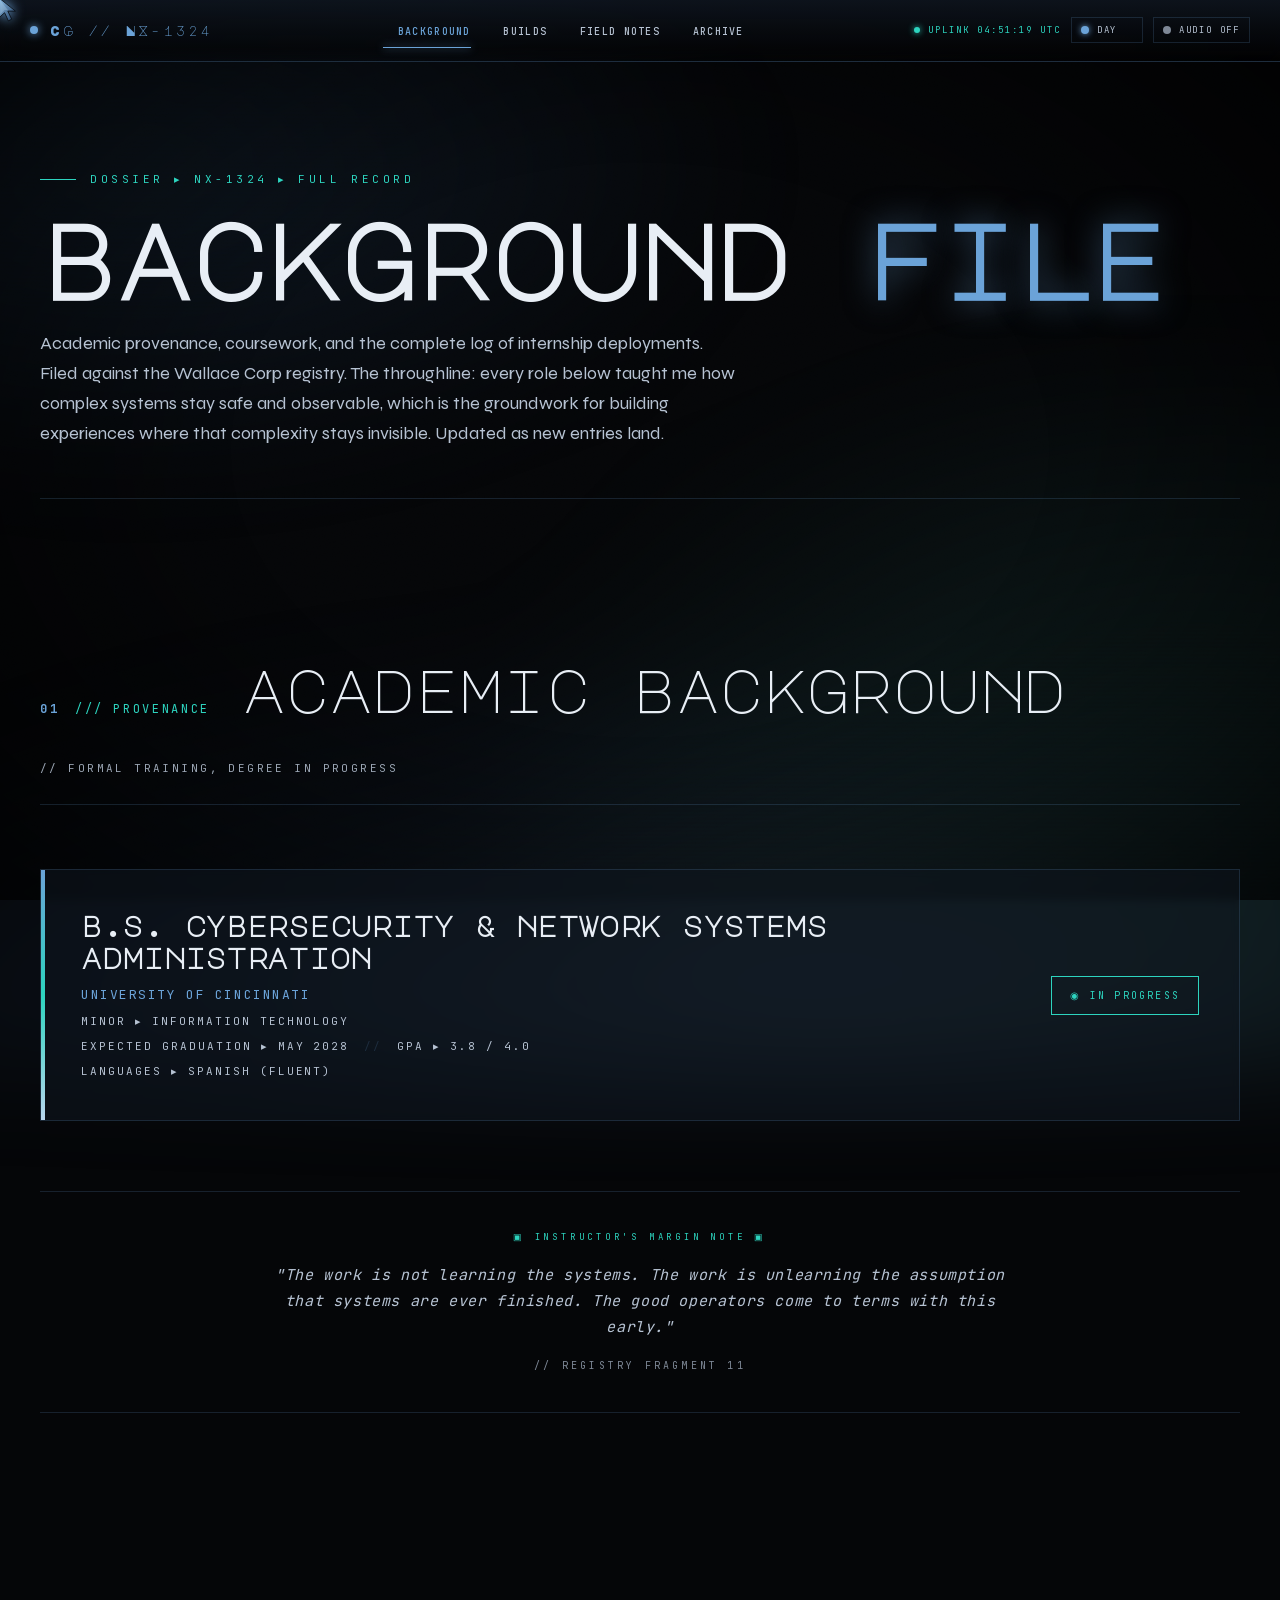
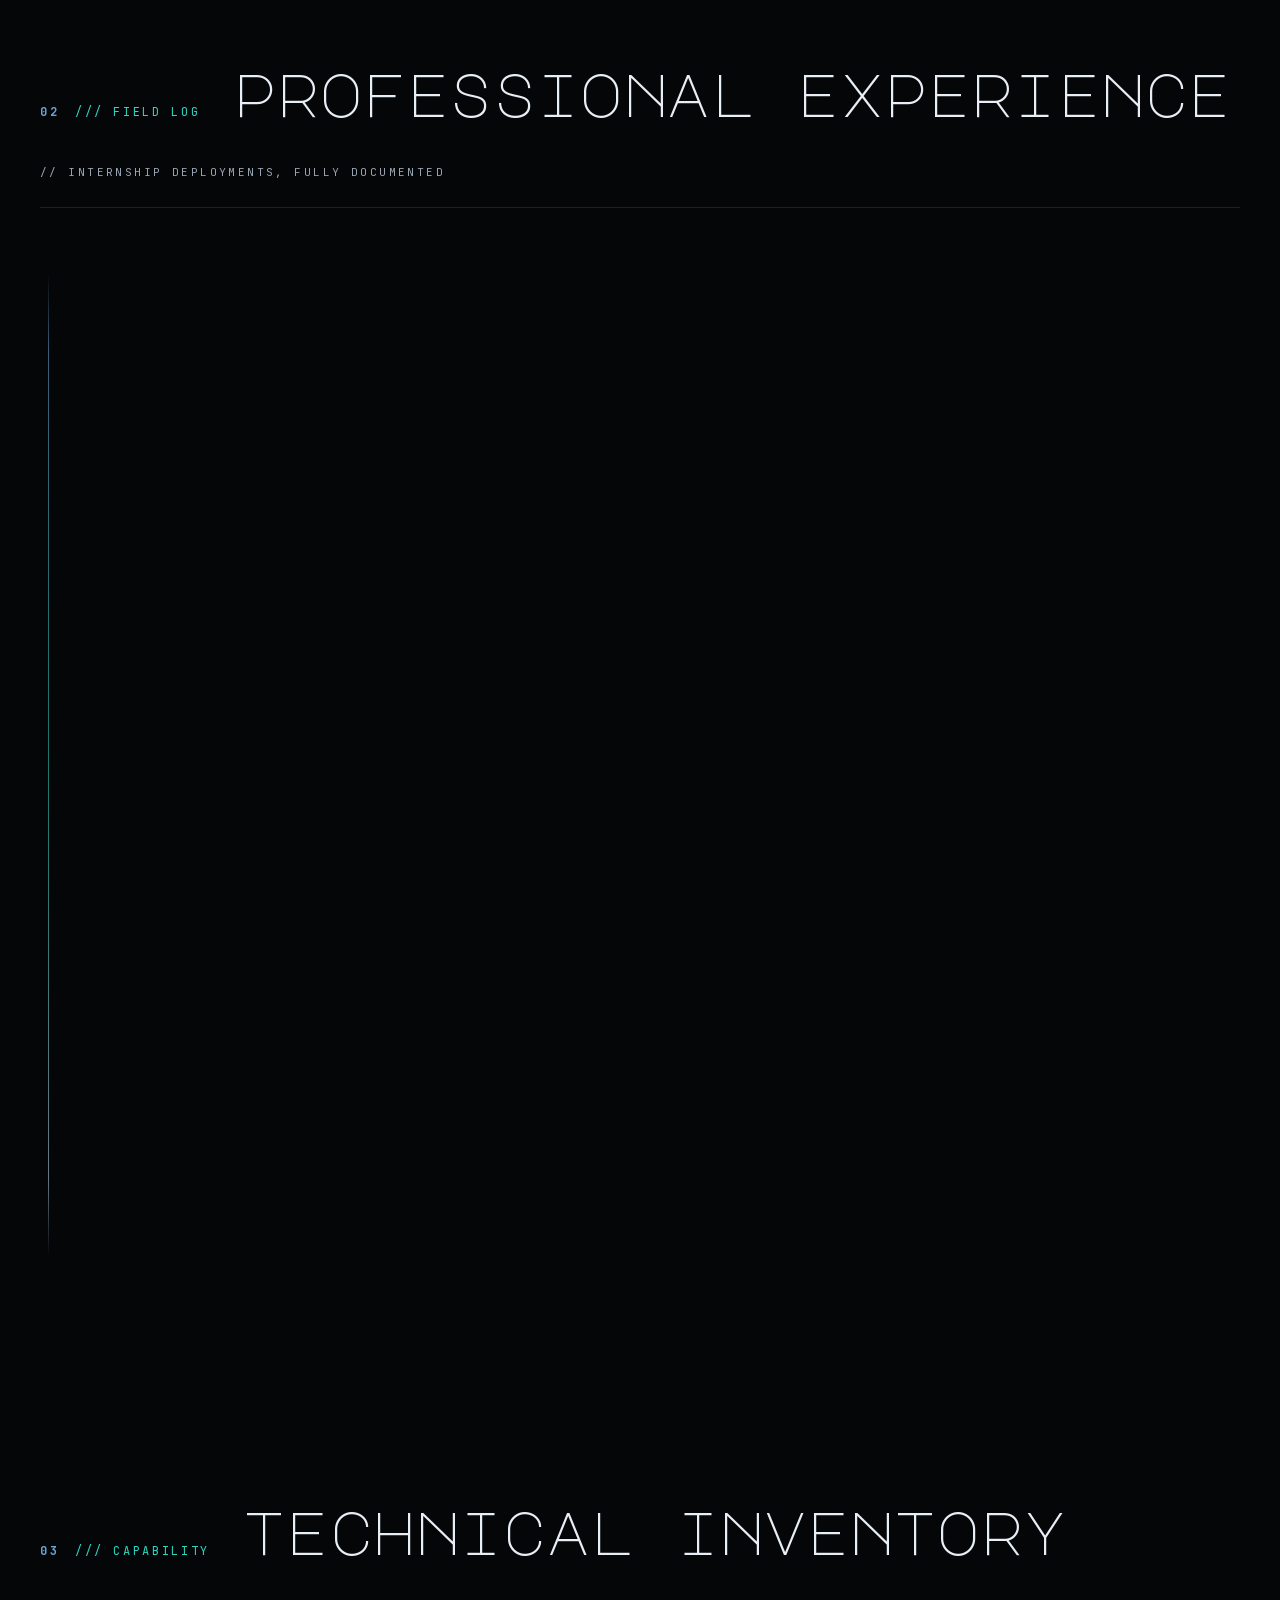
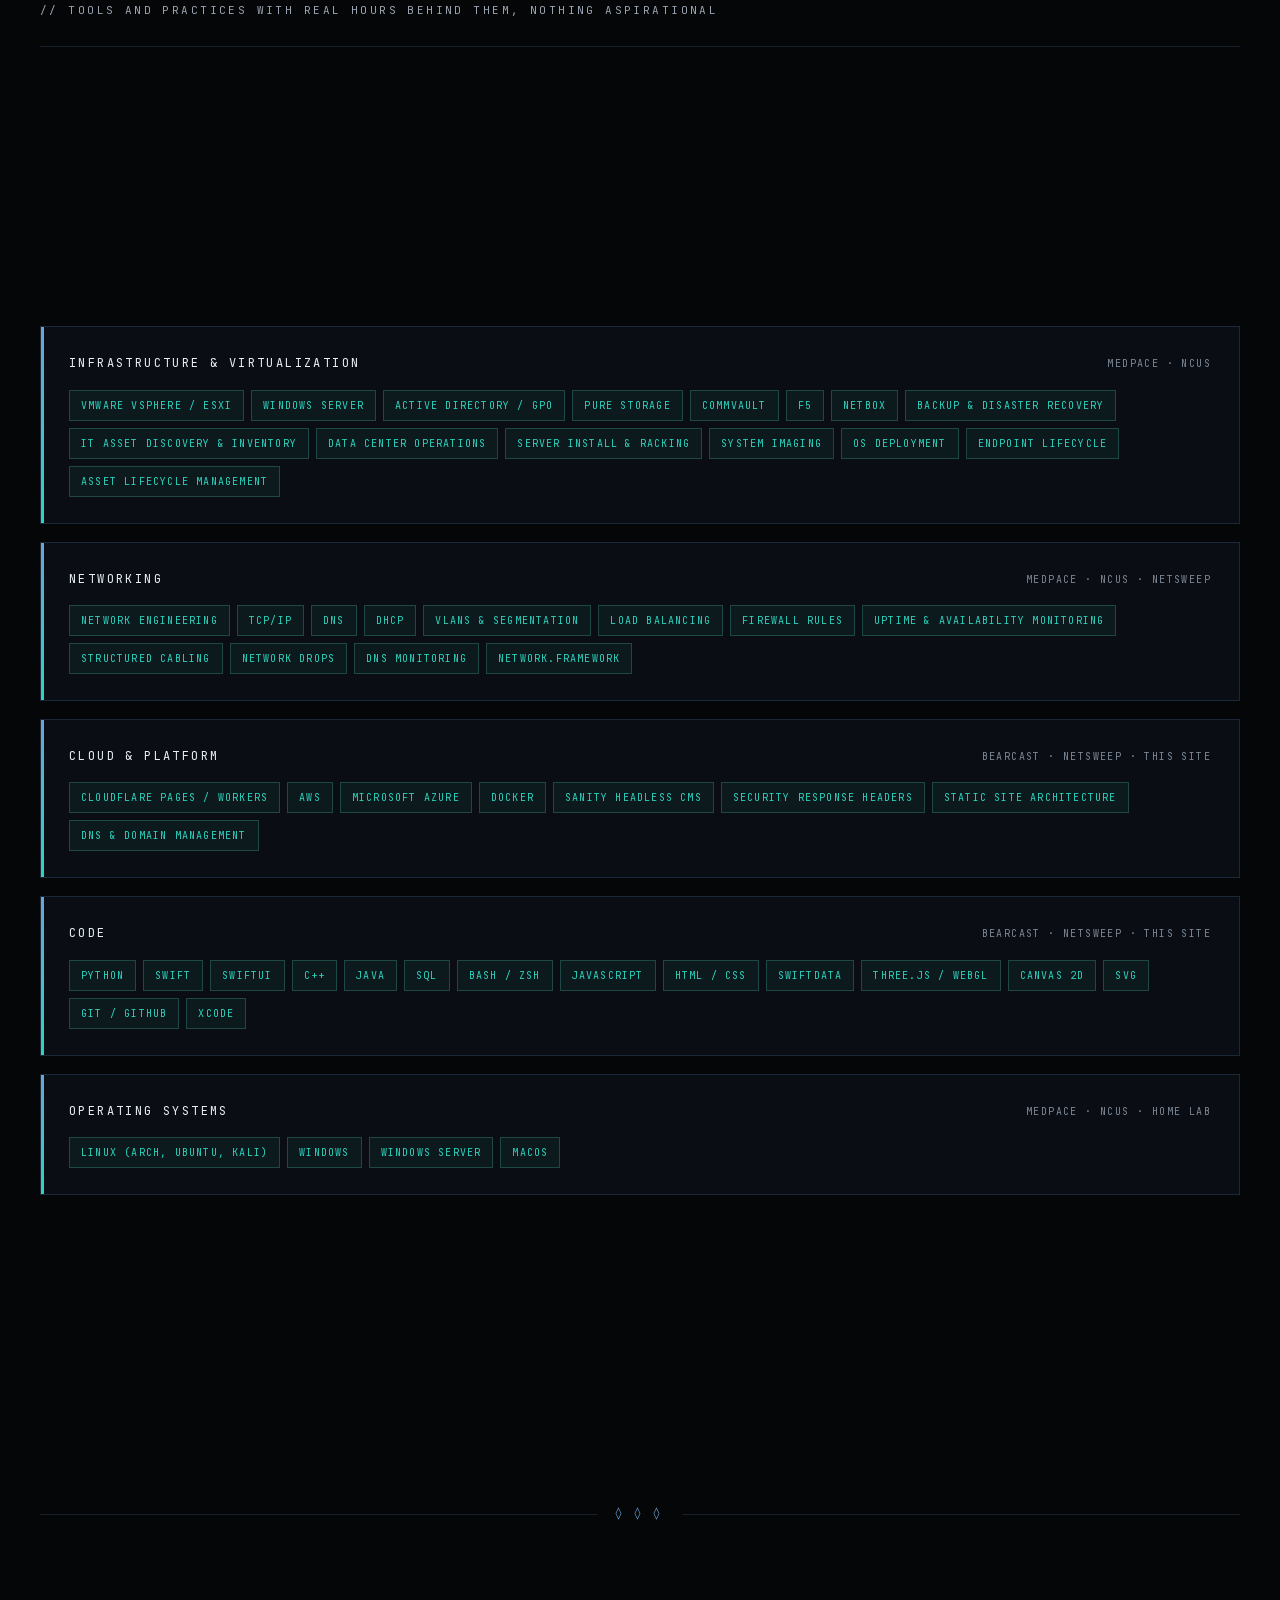
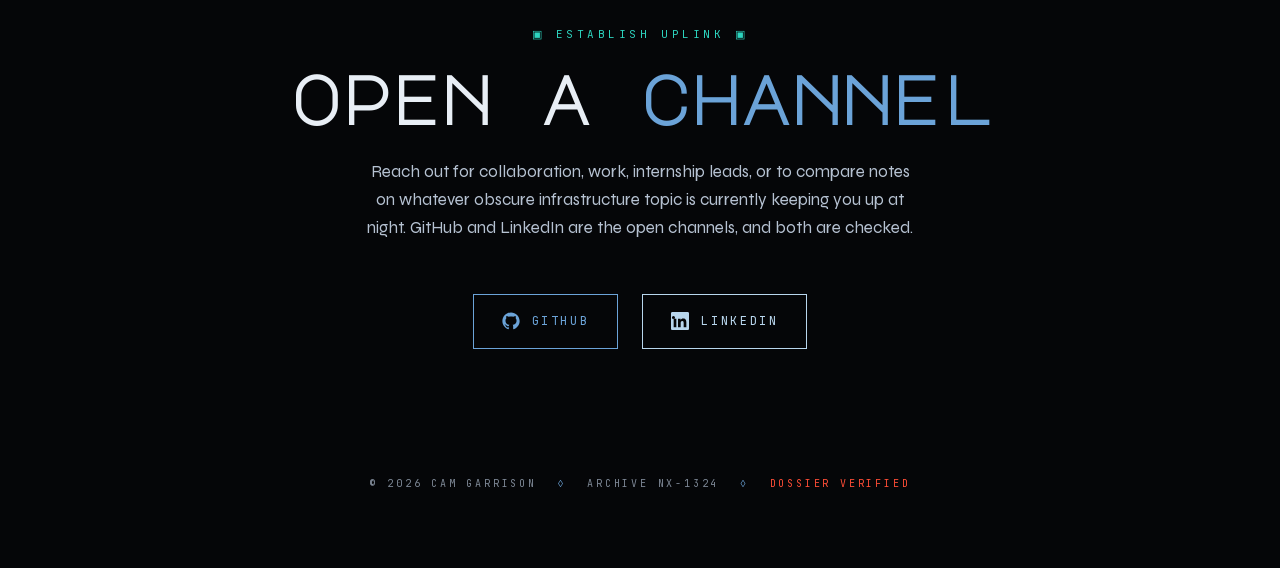
<file: background.html>
<!DOCTYPE html>
<html lang="en">
<head>
<meta charset="UTF-8">
<meta name="viewport" content="width=device-width, initial-scale=1.0">
<title>Background // NX-1324</title>
<meta name="description" content="Background file for Cam Garrison: a B.S. in Cybersecurity and Network Systems Administration with a minor in Information Technology at the University of Cincinnati, internships at Medpace and NCUS, and a full technical skills inventory.">
<link rel="canonical" href="https://camgarrison.com/background">
<meta property="og:type" content="website">
<meta property="og:site_name" content="Personnel Archive // NX-1324">
<meta property="og:title" content="Background // NX-1324">
<meta property="og:description" content="Background file for Cam Garrison: a B.S. in Cybersecurity and Network Systems Administration with a minor in Information Technology at the University of Cincinnati, internships at Medpace and NCUS, and a full technical skills inventory.">
<meta property="og:url" content="https://camgarrison.com/background">
<meta property="og:image" content="https://camgarrison.com/imgs/og-card.png">
<meta property="og:image:width" content="1200">
<meta property="og:image:height" content="630">
<meta property="og:image:alt" content="Cam Garrison, Cybersecurity &amp; Network Systems Administration. Personnel archive NX-1324.">
<meta name="twitter:card" content="summary_large_image">
<meta name="twitter:title" content="Background // NX-1324">
<meta name="twitter:description" content="Background file for Cam Garrison: a B.S. in Cybersecurity and Network Systems Administration with a minor in Information Technology at the University of Cincinnati, internships at Medpace and NCUS, and a full technical skills inventory.">
<meta name="twitter:image" content="https://camgarrison.com/imgs/og-card.png">
<link rel="preload" href="fonts/jetbrains-mono-300-800-latin.woff2" as="font" type="font/woff2" crossorigin>
<link rel="preload" href="fonts/major-mono-display-400-latin.woff2" as="font" type="font/woff2" crossorigin>
<link rel="preload" href="fonts/syne-400-800-latin.woff2" as="font" type="font/woff2" crossorigin>
<link rel="stylesheet" href="style.css?v=20261113b">
<link rel="icon" type="image/svg+xml" href="imgs/favicon.svg">
<link rel="icon" type="image/png" sizes="32x32" href="imgs/favicon-32.png">
<link rel="icon" type="image/png" sizes="16x16" href="imgs/favicon-16.png">
<link rel="apple-touch-icon" sizes="180x180" href="imgs/apple-touch-icon.png">
<meta name="theme-color" content="#050608">
<script>
  (function(){
    var d = document.documentElement, t = 'dark';
    try {
      var s = localStorage.getItem('nx-theme');
      if (s === 'light' || s === 'rain') t = s;
    } catch(e) {}
    d.setAttribute('data-theme', t);
    d.className = 'js';
  })();
</script>
</head>
<body>

<a class="skip-link" href="#main">SKIP TO CONTENT ▸</a>

<div class="haze-layer" aria-hidden="true"></div>
<canvas id="dust-canvas" aria-hidden="true"></canvas>
<canvas id="rain-canvas" aria-hidden="true"></canvas>
<div class="scanlines" aria-hidden="true"></div>
<div class="grain" aria-hidden="true"></div>
<div class="vignette" aria-hidden="true"></div>

<canvas id="cursor-trail-canvas" aria-hidden="true"></canvas>
<div id="cursor-arrow" aria-hidden="true">
  <svg viewBox="0 0 24 24" xmlns="http://www.w3.org/2000/svg">
    <defs>
      <linearGradient id="cur-grad" x1="0" y1="0" x2="1" y2="1">
        <stop offset="0%" stop-color="#8fc0e8"/>
        <stop offset="100%" stop-color="#1d3a5f"/>
      </linearGradient>
    </defs>
    <path d="M2 1 L2 19 L7 14.5 L10.5 22 L13.5 20.5 L10 13 L17 13 Z"
          fill="url(#cur-grad)" stroke="#050608" stroke-width="0.7" stroke-linejoin="miter"/>
    <path d="M3 3 L3 16 L7 12 L10 12 Z" fill="rgba(184,214,237,0.3)"/>
  </svg>
</div>

<nav class="nav">
  <a href="./" class="nav-logo">CG // NX-1324</a>
  <ul class="nav-links">
    <li><a href="background.html" class="active">Background</a></li>
    <li><a href="builds.html">Builds</a></li>
    <li><a href="blog.html">Field Notes</a></li>
    <li><a href="archive.html">Archive</a></li>
  </ul>
  <div class="nav-right">
    <div class="nav-status"><span>UPLINK 00:00:00 UTC</span></div>
    <button class="theme-toggle" aria-label="Toggle theme">
      <span class="dot"></span>
      <span class="label">DAY</span>
    </button>
    <button class="audio-toggle off" aria-label="Toggle ambient audio">
      <span class="dot"></span>
      <span class="label">AUDIO OFF</span>
    </button>
  </div>
  <div class="nav-clock-mobile"><span>00:00:00 UTC</span></div>
  <button class="nav-burger" id="nav-burger" aria-label="Open menu">
    <span class="bar"></span><span class="bar"></span><span class="bar"></span>
  </button>
</nav>
<!-- NAV DRAWER (mobile/small-desktop) -->
<div class="nav-backdrop" id="nav-backdrop"></div>
<aside class="nav-drawer" id="nav-drawer" aria-hidden="true">
  <div class="nav-drawer-tag">▣ NAVIGATION CHANNEL ▣</div>
  <ul>
    <li><a href="./">Home</a></li>
    <li><a href="background.html" class="active">Background</a></li>
    <li><a href="builds.html">Builds</a></li>
    <li><a href="blog.html">Field Notes</a></li>
    <li><a href="archive.html">Archive</a></li>
  </ul>
  <div class="nav-drawer-toggles">
    <button class="theme-toggle" aria-label="Toggle theme">
      <span class="dot"></span>
      <span class="label">DAY</span>
    </button>
    <button class="audio-toggle off" aria-label="Toggle ambient audio">
      <span class="dot"></span>
      <span class="label">AUDIO OFF</span>
    </button>
    <div class="nav-drawer-status">UPLINK STABLE</div>
  </div>
</aside>


<main id="main">

  <section class="page-intro">
    <div class="page-intro-tag">DOSSIER ▸ NX-1324 ▸ FULL RECORD</div>
    <h1 class="page-intro-title">background <em>file</em></h1>
    <p class="page-intro-sub">
      Academic provenance, coursework, and the complete log of internship deployments. Filed against the Wallace Corp registry. The throughline: every role below taught me how complex systems stay safe and observable, which is the groundwork for building experiences where that complexity stays invisible. Updated as new entries land.
    </p>
  </section>

  <!-- ACADEMIC -->
  <section>
    <header class="section-header">
      <div class="section-num"><strong>01</strong> /// PROVENANCE</div>
      <h2 class="section-title">academic background</h2>
      <div class="section-subtitle">// formal training, degree in progress</div>
    </header>

    <div class="edu-card reveal">
      <div>
        <h3 class="edu-degree">b.s. cybersecurity &amp; network systems administration</h3>
        <div class="edu-school">University of Cincinnati</div>
        <div class="edu-meta">Minor ▸ Information Technology</div>
        <div class="edu-meta">Expected Graduation ▸ May 2028 <span class="sep">//</span> GPA ▸ 3.8 / 4.0</div>
        <div class="edu-meta">Languages ▸ Spanish (Fluent)</div>
      </div>
      <div class="edu-status">
        ◉ In Progress
      </div>
    </div>

    <div class="lore reveal" style="margin-top: 70px;">
      <div class="lore-tag">▣ INSTRUCTOR'S MARGIN NOTE ▣</div>
      <p class="lore-text">
        "The work is not learning the systems. The work is unlearning the assumption that systems are ever finished. The good operators come to terms with this early."
      </p>
      <span class="lore-cite">// REGISTRY FRAGMENT 11</span>
    </div>
  </section>

  <!-- EXPERIENCE -->
  <section>
    <header class="section-header">
      <div class="section-num"><strong>02</strong> /// FIELD LOG</div>
      <h2 class="section-title">professional experience</h2>
      <div class="section-subtitle">// internship deployments, fully documented</div>
    </header>

    <div class="timeline">

      <!-- MEDPACE -->
      <article class="timeline-item">
        <div class="timeline-date">
          <span class="badge">INTERNSHIP</span>
          <span>MAY 2026 TO PRESENT ▸ ON SITE</span>
        </div>
        <h3 class="timeline-role">systems engineer intern</h3>
        <div class="timeline-org">
          MEDPACE
          <span class="sep">//</span>
          <span class="loc">cincinnati, oh</span>
        </div>
        <ul class="timeline-list">
          <li>Remediate vulnerabilities across the company's global endpoint fleet, researching CVEs against NVD to confirm real exposure before pushing patches enterprise wide inside scheduled change windows.</li>
          <li>Rack, cable, configure, and validate new physical servers in the Medpace Global Data Center, bringing them into enterprise virtualization, endpoint management, and vulnerability management for provisioning and lifecycle tracking.</li>
          <li>Monitor uptime, availability, and performance for business critical infrastructure on a 24/7 global operation, supporting both network and systems engineering.</li>
          <li>Coordinate changes and cross site troubleshooting with data center teams in Belgium, Singapore, and the United Kingdom across time zones.</li>
        </ul>
        <div class="timeline-tags">
          <span class="timeline-tag">Enterprise Endpoint Management &amp; Patching</span>
          <span class="timeline-tag">VMware vSphere / ESXi</span>
          <span class="timeline-tag">IT Asset Discovery &amp; Inventory</span>
          <span class="timeline-tag">Vulnerability Management</span>
          <span class="timeline-tag">CVE / NVD Analysis</span>
          <span class="timeline-tag">Patch Management</span>
          <span class="timeline-tag">Change Management</span>
          <span class="timeline-tag">Server Install &amp; Racking</span>
          <span class="timeline-tag">Data Center Operations</span>
          <span class="timeline-tag">Network Engineering</span>
          <span class="timeline-tag">Enterprise Infrastructure</span>
        </div>
      </article>

      <!-- NCUS -->
      <article class="timeline-item">
        <div class="timeline-date">
          <span class="badge">INTERNSHIP</span>
          <span>JUNE 2025 TO AUGUST 2025 ▸ ON SITE</span>
        </div>
        <h3 class="timeline-role">cybersecurity intern</h3>
        <div class="timeline-org">
          NCUS
          <span class="sep">//</span>
          <span class="loc">columbus, oh</span>
        </div>
        <ul class="timeline-list">
          <li>Provisioned, imaged, and deployed Windows endpoints across 4 facilities, managing devices from setup through retirement.</li>
          <li>Designed, ran, terminated, and documented custom Ethernet drops to expand on site network infrastructure.</li>
          <li>Hardened systems with baseline security configurations covering access control and firewall rules.</li>
          <li>Prepared the organization for cyber insurance review by validating security controls and assembling the compliance evidence.</li>
          <li>Got firsthand experience with what compliance work actually feels like in practice: closer to a long, careful conversation between auditors, controls, and reality than to a checklist.</li>
        </ul>
        <div class="timeline-tags">
          <span class="timeline-tag">Endpoint Management</span>
          <span class="timeline-tag">Infrastructure Deployment</span>
          <span class="timeline-tag">Security GRC</span>
          <span class="timeline-tag">Network Engineering</span>
          <span class="timeline-tag">NIST / Framework Compliance</span>
          <span class="timeline-tag">System Hardening</span>
          <span class="timeline-tag">Network Security</span>
        </div>
      </article>

    </div>
  </section>

  <!-- TECHNICAL INVENTORY -->
  <section>
    <header class="section-header">
      <div class="section-num"><strong>03</strong> /// CAPABILITY</div>
      <h2 class="section-title">technical inventory</h2>
      <div class="section-subtitle">// tools and practices with real hours behind them, nothing aspirational</div>
    </header>

    <div class="skill-matrix">

      <div class="skill-group reveal">
        <div class="skill-group-head">
          <span class="skill-group-name">security operations</span>
          <span class="skill-group-src">medpace · ncus · bearcast</span>
        </div>
        <div class="timeline-tags">
          <span class="timeline-tag">Enterprise Endpoint Management &amp; Patching</span>
          <span class="timeline-tag">Vulnerability Management</span>
          <span class="timeline-tag">CVE / NVD Analysis</span>
          <span class="timeline-tag">Patch Management</span>
          <span class="timeline-tag">Penetration Testing</span>
          <span class="timeline-tag">Threat Modeling</span>
          <span class="timeline-tag">Incident Response</span>
          <span class="timeline-tag">Endpoint Security</span>
          <span class="timeline-tag">System Hardening</span>
          <span class="timeline-tag">Security Baselines</span>
          <span class="timeline-tag">Access Controls</span>
          <span class="timeline-tag">Firewall Rules</span>
          <span class="timeline-tag">Security Auditing</span>
          <span class="timeline-tag">CSP / XSS Defense</span>
          <span class="timeline-tag">TLS / PKI</span>
          <span class="timeline-tag">Certificate Transparency</span>
          <span class="timeline-tag">Wireshark</span>
          <span class="timeline-tag">Nmap</span>
        </div>
      </div>

      <div class="skill-group reveal">
        <div class="skill-group-head">
          <span class="skill-group-name">infrastructure &amp; virtualization</span>
          <span class="skill-group-src">medpace · ncus</span>
        </div>
        <div class="timeline-tags">
          <span class="timeline-tag">VMware vSphere / ESXi</span>
          <span class="timeline-tag">Windows Server</span>
          <span class="timeline-tag">Active Directory / GPO</span>
          <span class="timeline-tag">Pure Storage</span>
          <span class="timeline-tag">Commvault</span>
          <span class="timeline-tag">F5</span>
          <span class="timeline-tag">NetBox</span>
          <span class="timeline-tag">Backup &amp; Disaster Recovery</span>
          <span class="timeline-tag">IT Asset Discovery &amp; Inventory</span>
          <span class="timeline-tag">Data Center Operations</span>
          <span class="timeline-tag">Server Install &amp; Racking</span>
          <span class="timeline-tag">System Imaging</span>
          <span class="timeline-tag">OS Deployment</span>
          <span class="timeline-tag">Endpoint Lifecycle</span>
          <span class="timeline-tag">Asset Lifecycle Management</span>
        </div>
      </div>

      <div class="skill-group reveal">
        <div class="skill-group-head">
          <span class="skill-group-name">networking</span>
          <span class="skill-group-src">medpace · ncus · netsweep</span>
        </div>
        <div class="timeline-tags">
          <span class="timeline-tag">Network Engineering</span>
          <span class="timeline-tag">TCP/IP</span>
          <span class="timeline-tag">DNS</span>
          <span class="timeline-tag">DHCP</span>
          <span class="timeline-tag">VLANs &amp; Segmentation</span>
          <span class="timeline-tag">Load Balancing</span>
          <span class="timeline-tag">Firewall Rules</span>
          <span class="timeline-tag">Uptime &amp; Availability Monitoring</span>
          <span class="timeline-tag">Structured Cabling</span>
          <span class="timeline-tag">Network Drops</span>
          <span class="timeline-tag">DNS Monitoring</span>
          <span class="timeline-tag">Network.framework</span>
        </div>
      </div>

      <div class="skill-group reveal">
        <div class="skill-group-head">
          <span class="skill-group-name">cloud &amp; platform</span>
          <span class="skill-group-src">bearcast · netsweep · this site</span>
        </div>
        <div class="timeline-tags">
          <span class="timeline-tag">Cloudflare Pages / Workers</span>
          <span class="timeline-tag">AWS</span>
          <span class="timeline-tag">Microsoft Azure</span>
          <span class="timeline-tag">Docker</span>
          <span class="timeline-tag">Sanity Headless CMS</span>
          <span class="timeline-tag">Security Response Headers</span>
          <span class="timeline-tag">Static Site Architecture</span>
          <span class="timeline-tag">DNS &amp; Domain Management</span>
        </div>
      </div>

      <div class="skill-group reveal">
        <div class="skill-group-head">
          <span class="skill-group-name">code</span>
          <span class="skill-group-src">bearcast · netsweep · this site</span>
        </div>
        <div class="timeline-tags">
          <span class="timeline-tag">Python</span>
          <span class="timeline-tag">Swift</span>
          <span class="timeline-tag">SwiftUI</span>
          <span class="timeline-tag">C++</span>
          <span class="timeline-tag">Java</span>
          <span class="timeline-tag">SQL</span>
          <span class="timeline-tag">Bash / Zsh</span>
          <span class="timeline-tag">JavaScript</span>
          <span class="timeline-tag">HTML / CSS</span>
          <span class="timeline-tag">SwiftData</span>
          <span class="timeline-tag">Three.js / WebGL</span>
          <span class="timeline-tag">Canvas 2D</span>
          <span class="timeline-tag">SVG</span>
          <span class="timeline-tag">Git / GitHub</span>
          <span class="timeline-tag">Xcode</span>
        </div>
      </div>

      <div class="skill-group reveal">
        <div class="skill-group-head">
          <span class="skill-group-name">operating systems</span>
          <span class="skill-group-src">medpace · ncus · home lab</span>
        </div>
        <div class="timeline-tags">
          <span class="timeline-tag">Linux (Arch, Ubuntu, Kali)</span>
          <span class="timeline-tag">Windows</span>
          <span class="timeline-tag">Windows Server</span>
          <span class="timeline-tag">macOS</span>
        </div>
      </div>

      <div class="skill-group reveal">
        <div class="skill-group-head">
          <span class="skill-group-name">practice</span>
          <span class="skill-group-src">medpace · ncus · bearcast</span>
        </div>
        <div class="timeline-tags">
          <span class="timeline-tag">NIST Frameworks</span>
          <span class="timeline-tag">Compliance Readiness</span>
          <span class="timeline-tag">Technical Documentation</span>
          <span class="timeline-tag">Change Management</span>
          <span class="timeline-tag">Change Windows</span>
          <span class="timeline-tag">Collaboration Across Time Zones</span>
        </div>
      </div>

    </div>
  </section>

  <!-- CONTACT -->
  <footer class="contact" id="contact">
    <div class="contact-tag">▣ ESTABLISH UPLINK ▣</div>
    <h2 class="contact-title">open a <em>channel</em></h2>
    <p class="contact-sub">
      Reach out for collaboration, work, internship leads, or to compare notes on whatever obscure infrastructure topic is currently keeping you up at night. GitHub and LinkedIn are the open channels, and both are checked.
    </p>
    <div class="contact-links">
      <a href="https://github.com/notChewy1324" target="_blank" rel="noopener" class="contact-link">
        <svg viewBox="0 0 24 24"><path d="M12 .5C5.65.5.5 5.65.5 12.02c0 5.08 3.29 9.39 7.86 10.91.58.11.79-.25.79-.55 0-.27-.01-.99-.02-1.95-3.2.69-3.87-1.54-3.87-1.54-.52-1.32-1.27-1.67-1.27-1.67-1.04-.71.08-.7.08-.7 1.15.08 1.76 1.18 1.76 1.18 1.02 1.75 2.68 1.24 3.34.95.1-.74.4-1.24.72-1.53-2.55-.29-5.24-1.28-5.24-5.69 0-1.26.45-2.28 1.18-3.09-.12-.29-.51-1.46.11-3.04 0 0 .97-.31 3.18 1.18.92-.26 1.91-.39 2.9-.39.98 0 1.97.13 2.9.39 2.21-1.49 3.18-1.18 3.18-1.18.62 1.58.23 2.75.11 3.04.74.81 1.18 1.83 1.18 3.09 0 4.42-2.7 5.39-5.27 5.68.41.35.78 1.05.78 2.12 0 1.53-.01 2.76-.01 3.13 0 .3.21.66.8.55 4.57-1.52 7.85-5.83 7.85-10.91C23.5 5.65 18.35.5 12 .5z"/></svg>
        GitHub
      </a>
      <a href="https://www.linkedin.com/in/camgarrison" target="_blank" rel="noopener" class="contact-link ice">
        <svg viewBox="0 0 24 24"><path d="M20.45 20.45h-3.55v-5.57c0-1.33-.02-3.04-1.85-3.04-1.85 0-2.13 1.45-2.13 2.94v5.67H9.36V9h3.41v1.56h.05c.48-.9 1.64-1.85 3.37-1.85 3.6 0 4.27 2.37 4.27 5.45v6.29zM5.34 7.43A2.06 2.06 0 113.27 5.37a2.06 2.06 0 012.07 2.06zM7.12 20.45H3.56V9h3.56v11.45zM22.22 0H1.77C.79 0 0 .77 0 1.72v20.56C0 23.23.79 24 1.77 24h20.45C23.2 24 24 23.23 24 22.28V1.72C24 .77 23.2 0 22.22 0z"/></svg>
        LinkedIn
      </a>
    </div>
  </footer>

  <div class="footer">
    <div class="footer-line">
      © 2026 CAM GARRISON
      <span class="sep">◊</span>
      ARCHIVE NX-1324
      <span class="sep">◊</span>
      <span class="red">DOSSIER VERIFIED</span>
    </div>
  </div>

</main>

<div class="modal" id="modal" role="dialog" aria-modal="true" aria-labelledby="modal-title">
  <div class="modal-panel">
    <button class="modal-close" id="modal-close" aria-label="Close">×</button>
    <div class="modal-meta" id="modal-meta"></div>
    <h2 class="modal-title" id="modal-title"></h2>
    <div class="modal-date" id="modal-date"></div>
    <div class="modal-body" id="modal-body"></div>
  </div>
</div>

<!--  WILL UPDATE THIS LATER: CLOUDFLARE WEB ANALYTICS (privacy-friendly, no cookies) WILL UPDATE THIS LATER
     To activate: Cloudflare dashboard > Analytics & Logs > Web Analytics >
     add camgarrison.com, copy the token, paste it below, and uncomment.
     Then add https://static.cloudflareinsights.com to script-src and
     https://cloudflareinsights.com to connect-src in _headers.
<script defer src="https://static.cloudflareinsights.com/beacon.min.js" data-cf-beacon='{"token": "PASTE-TOKEN-HERE"}'></script>
-->
<script defer src="main.js?v=20261113b"></script>
</body>
</html>
</file>
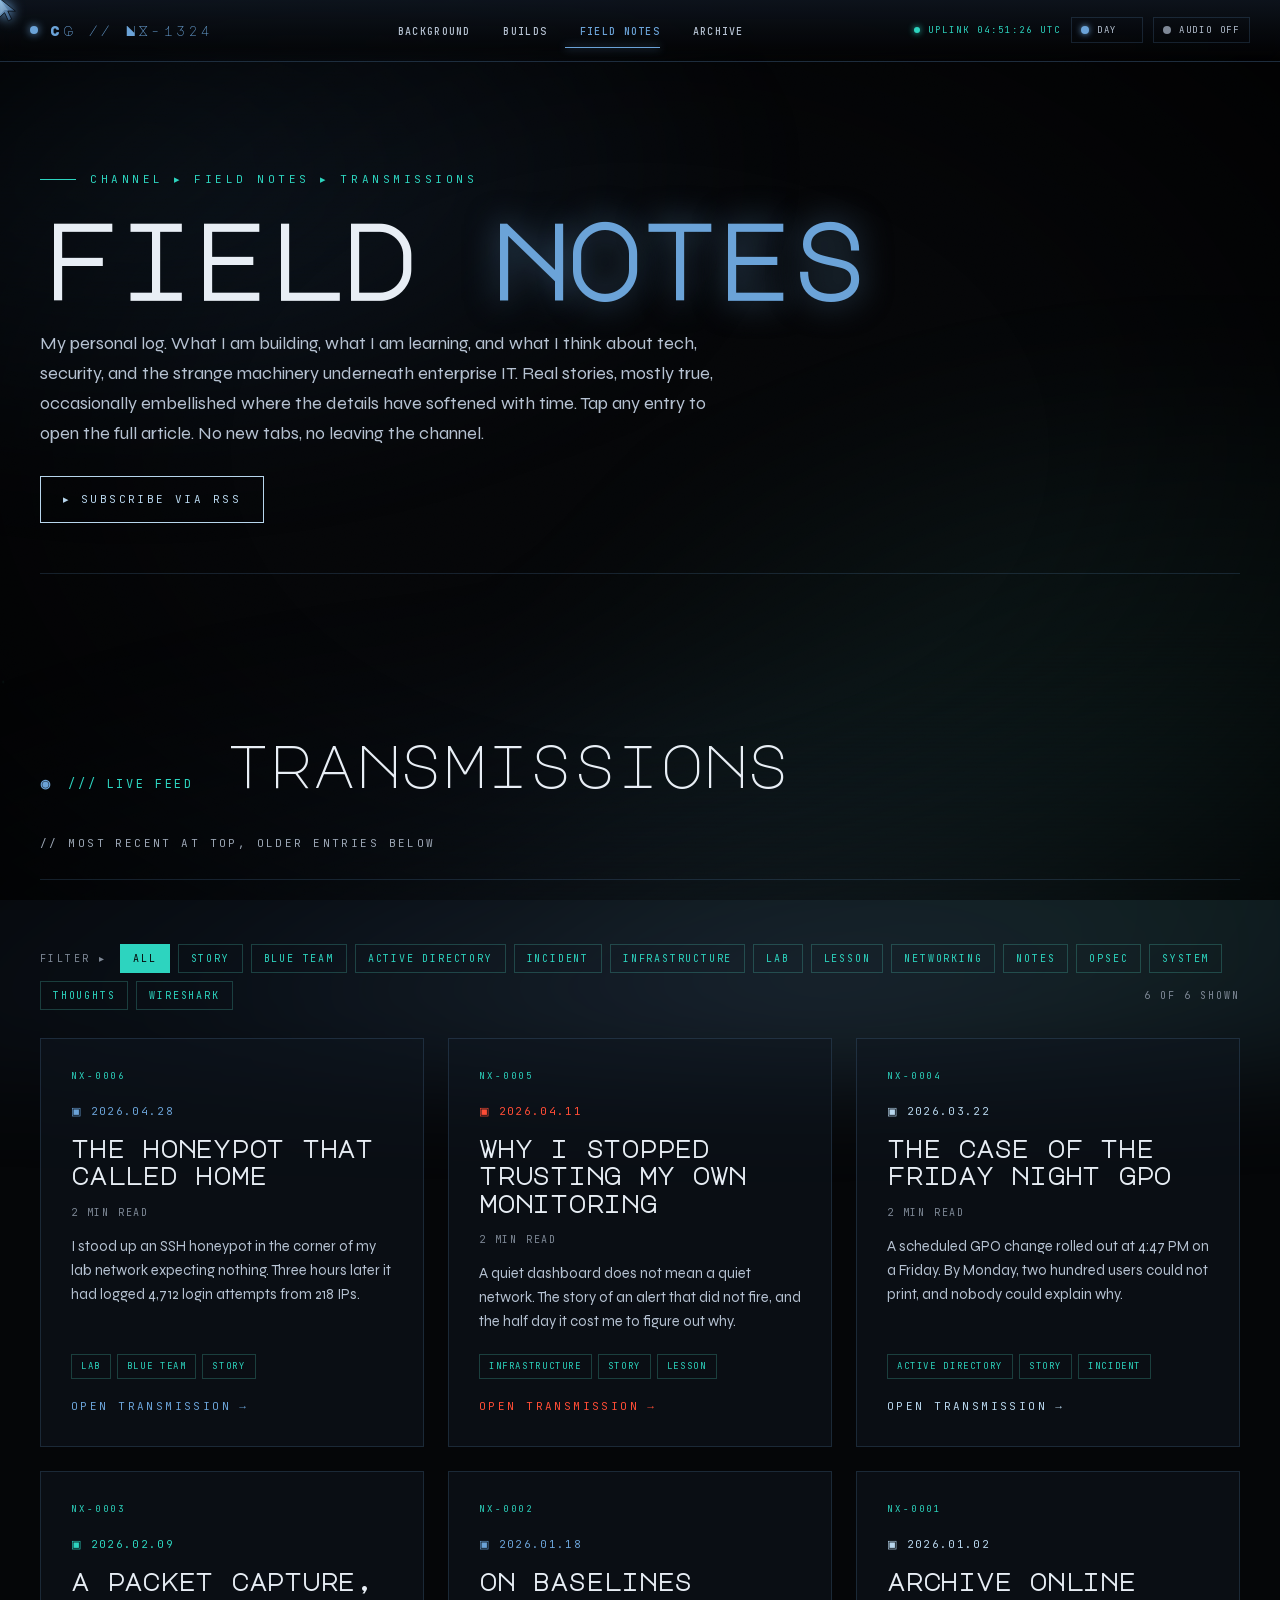
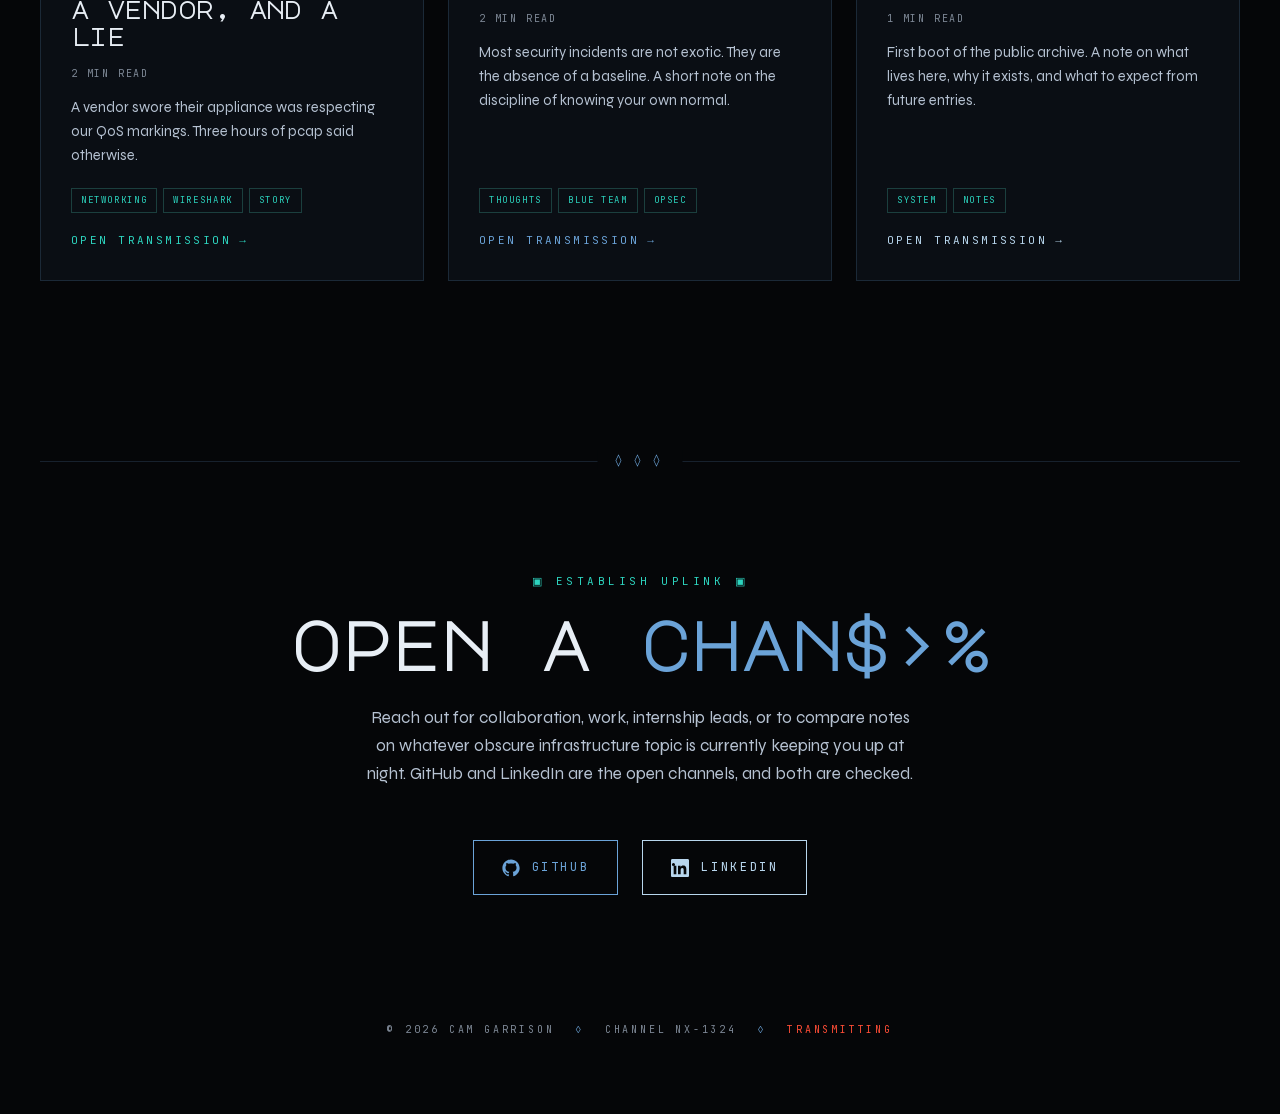
<file: blog.html>
<!DOCTYPE html>
<html lang="en">
<head>
<meta charset="UTF-8">
<meta name="viewport" content="width=device-width, initial-scale=1.0">
<title>Field Notes // NX-1324</title>
<meta name="description" content="Field notes from Cam Garrison: a personal blog about cybersecurity, networking, projects in progress, and thoughts on tech and the machinery underneath enterprise IT.">
<link rel="canonical" href="https://camgarrison.com/blog">
<link rel="alternate" type="application/rss+xml" title="Field Notes // NX-1324" href="/feed.xml">
<meta property="og:type" content="website">
<meta property="og:site_name" content="Personnel Archive // NX-1324">
<meta property="og:title" content="Field Notes // NX-1324">
<meta property="og:description" content="Field notes from Cam Garrison: a personal blog about cybersecurity, networking, projects in progress, and thoughts on tech and the machinery underneath enterprise IT.">
<meta property="og:url" content="https://camgarrison.com/blog">
<meta property="og:image" content="https://camgarrison.com/imgs/og-card.png">
<meta property="og:image:width" content="1200">
<meta property="og:image:height" content="630">
<meta property="og:image:alt" content="Cam Garrison, Cybersecurity &amp; Network Systems Administration. Personnel archive NX-1324.">
<meta name="twitter:card" content="summary_large_image">
<meta name="twitter:title" content="Field Notes // NX-1324">
<meta name="twitter:description" content="Field notes from Cam Garrison: a personal blog about cybersecurity, networking, projects in progress, and thoughts on tech and the machinery underneath enterprise IT.">
<meta name="twitter:image" content="https://camgarrison.com/imgs/og-card.png">
<link rel="preload" href="fonts/jetbrains-mono-300-800-latin.woff2" as="font" type="font/woff2" crossorigin>
<link rel="preload" href="fonts/major-mono-display-400-latin.woff2" as="font" type="font/woff2" crossorigin>
<link rel="preload" href="fonts/syne-400-800-latin.woff2" as="font" type="font/woff2" crossorigin>
<link rel="stylesheet" href="style.css?v=20261113b">
<link rel="icon" type="image/svg+xml" href="imgs/favicon.svg">
<link rel="icon" type="image/png" sizes="32x32" href="imgs/favicon-32.png">
<link rel="icon" type="image/png" sizes="16x16" href="imgs/favicon-16.png">
<link rel="apple-touch-icon" sizes="180x180" href="imgs/apple-touch-icon.png">
<meta name="theme-color" content="#050608">
<script>
  (function(){
    var d = document.documentElement, t = 'dark';
    try {
      var s = localStorage.getItem('nx-theme');
      if (s === 'light' || s === 'rain') t = s;
    } catch(e) {}
    d.setAttribute('data-theme', t);
    d.className = 'js';
  })();
</script>
</head>
<body>

<a class="skip-link" href="#main">SKIP TO CONTENT ▸</a>

<div class="haze-layer" aria-hidden="true"></div>
<canvas id="dust-canvas" aria-hidden="true"></canvas>
<canvas id="rain-canvas" aria-hidden="true"></canvas>
<div class="scanlines" aria-hidden="true"></div>
<div class="grain" aria-hidden="true"></div>
<div class="vignette" aria-hidden="true"></div>

<canvas id="cursor-trail-canvas" aria-hidden="true"></canvas>
<div id="cursor-arrow" aria-hidden="true">
  <svg viewBox="0 0 24 24" xmlns="http://www.w3.org/2000/svg">
    <defs>
      <linearGradient id="cur-grad" x1="0" y1="0" x2="1" y2="1">
        <stop offset="0%" stop-color="#8fc0e8"/>
        <stop offset="100%" stop-color="#1d3a5f"/>
      </linearGradient>
    </defs>
    <path d="M2 1 L2 19 L7 14.5 L10.5 22 L13.5 20.5 L10 13 L17 13 Z"
          fill="url(#cur-grad)" stroke="#050608" stroke-width="0.7" stroke-linejoin="miter"/>
    <path d="M3 3 L3 16 L7 12 L10 12 Z" fill="rgba(184,214,237,0.3)"/>
  </svg>
</div>

<nav class="nav">
  <a href="./" class="nav-logo">CG // NX-1324</a>
  <ul class="nav-links">
    <li><a href="background.html">Background</a></li>
    <li><a href="builds.html">Builds</a></li>
    <li><a href="blog.html" class="active">Field Notes</a></li>
    <li><a href="archive.html">Archive</a></li>
  </ul>
  <div class="nav-right">
    <div class="nav-status"><span>UPLINK 00:00:00 UTC</span></div>
    <button class="theme-toggle" aria-label="Toggle theme">
      <span class="dot"></span>
      <span class="label">DAY</span>
    </button>
    <button class="audio-toggle off" aria-label="Toggle ambient audio">
      <span class="dot"></span>
      <span class="label">AUDIO OFF</span>
    </button>
  </div>
  <div class="nav-clock-mobile"><span>00:00:00 UTC</span></div>
  <button class="nav-burger" id="nav-burger" aria-label="Open menu">
    <span class="bar"></span><span class="bar"></span><span class="bar"></span>
  </button>
</nav>
<!-- NAV DRAWER (mobile/small-desktop) -->
<div class="nav-backdrop" id="nav-backdrop"></div>
<aside class="nav-drawer" id="nav-drawer" aria-hidden="true">
  <div class="nav-drawer-tag">▣ NAVIGATION CHANNEL ▣</div>
  <ul>
    <li><a href="./">Home</a></li>
    <li><a href="background.html">Background</a></li>
    <li><a href="builds.html">Builds</a></li>
    <li><a href="blog.html" class="active">Field Notes</a></li>
    <li><a href="archive.html">Archive</a></li>
  </ul>
  <div class="nav-drawer-toggles">
    <button class="theme-toggle" aria-label="Toggle theme">
      <span class="dot"></span>
      <span class="label">DAY</span>
    </button>
    <button class="audio-toggle off" aria-label="Toggle ambient audio">
      <span class="dot"></span>
      <span class="label">AUDIO OFF</span>
    </button>
    <div class="nav-drawer-status">UPLINK STABLE</div>
  </div>
</aside>


<main id="main">

  <section class="page-intro">
    <div class="page-intro-tag">CHANNEL ▸ FIELD NOTES ▸ TRANSMISSIONS</div>
    <h1 class="page-intro-title">field <em>notes</em></h1>
    <p class="page-intro-sub">
      My personal log. What I am building, what I am learning, and what I think about tech, security, and the strange machinery underneath enterprise IT. Real stories, mostly true, occasionally embellished where the details have softened with time. Tap any entry to open the full article. No new tabs, no leaving the channel.
    </p>
    <p class="feed-link">
      <a href="feed.xml" class="contact-link ice" style="font-size:11px; padding:13px 22px;">▸ Subscribe via RSS</a>
    </p>
  </section>

  <section>
    <header class="section-header">
      <div class="section-num"><strong>◉</strong> /// LIVE FEED</div>
      <h2 class="section-title">transmissions</h2>
      <div class="section-subtitle">// most recent at top, older entries below</div>
    </header>

    <div class="blog-grid" id="blog-grid">
      <!-- Cards rendered by JS from window.BLOG_POSTS -->
      <noscript>
        <p class="noscript-note">This channel needs JavaScript to decode its transmissions. Enable scripting and reload to read the field notes.</p>
      </noscript>
    </div>
  </section>

  <footer class="contact" id="contact">
    <div class="contact-tag">▣ ESTABLISH UPLINK ▣</div>
    <h2 class="contact-title">open a <em>channel</em></h2>
    <p class="contact-sub">
      Reach out for collaboration, work, internship leads, or to compare notes on whatever obscure infrastructure topic is currently keeping you up at night. GitHub and LinkedIn are the open channels, and both are checked.
    </p>
    <div class="contact-links">
      <a href="https://github.com/notChewy1324" target="_blank" rel="noopener" class="contact-link">
        <svg viewBox="0 0 24 24"><path d="M12 .5C5.65.5.5 5.65.5 12.02c0 5.08 3.29 9.39 7.86 10.91.58.11.79-.25.79-.55 0-.27-.01-.99-.02-1.95-3.2.69-3.87-1.54-3.87-1.54-.52-1.32-1.27-1.67-1.27-1.67-1.04-.71.08-.7.08-.7 1.15.08 1.76 1.18 1.76 1.18 1.02 1.75 2.68 1.24 3.34.95.1-.74.4-1.24.72-1.53-2.55-.29-5.24-1.28-5.24-5.69 0-1.26.45-2.28 1.18-3.09-.12-.29-.51-1.46.11-3.04 0 0 .97-.31 3.18 1.18.92-.26 1.91-.39 2.9-.39.98 0 1.97.13 2.9.39 2.21-1.49 3.18-1.18 3.18-1.18.62 1.58.23 2.75.11 3.04.74.81 1.18 1.83 1.18 3.09 0 4.42-2.7 5.39-5.27 5.68.41.35.78 1.05.78 2.12 0 1.53-.01 2.76-.01 3.13 0 .3.21.66.8.55 4.57-1.52 7.85-5.83 7.85-10.91C23.5 5.65 18.35.5 12 .5z"/></svg>
        GitHub
      </a>
      <a href="https://www.linkedin.com/in/camgarrison" target="_blank" rel="noopener" class="contact-link ice">
        <svg viewBox="0 0 24 24"><path d="M20.45 20.45h-3.55v-5.57c0-1.33-.02-3.04-1.85-3.04-1.85 0-2.13 1.45-2.13 2.94v5.67H9.36V9h3.41v1.56h.05c.48-.9 1.64-1.85 3.37-1.85 3.6 0 4.27 2.37 4.27 5.45v6.29zM5.34 7.43A2.06 2.06 0 113.27 5.37a2.06 2.06 0 012.07 2.06zM7.12 20.45H3.56V9h3.56v11.45zM22.22 0H1.77C.79 0 0 .77 0 1.72v20.56C0 23.23.79 24 1.77 24h20.45C23.2 24 24 23.23 24 22.28V1.72C24 .77 23.2 0 22.22 0z"/></svg>
        LinkedIn
      </a>
    </div>
  </footer>

  <div class="footer">
    <div class="footer-line">
      © 2026 CAM GARRISON
      <span class="sep">◊</span>
      CHANNEL NX-1324
      <span class="sep">◊</span>
      <span class="red">TRANSMITTING</span>
    </div>
  </div>

</main>

<div class="modal" id="modal" role="dialog" aria-modal="true" aria-labelledby="modal-title">
  <div class="modal-panel">
    <button class="modal-close" id="modal-close" aria-label="Close">×</button>
    <div class="modal-meta" id="modal-meta"></div>
    <h2 class="modal-title" id="modal-title"></h2>
    <div class="modal-date" id="modal-date"></div>
    <div class="modal-body" id="modal-body"></div>
  </div>
</div>

<!--  WILL UPDATE THIS LATER: CLOUDFLARE WEB ANALYTICS (privacy-friendly, no cookies) WILL UPDATE THIS LATER
     To activate: Cloudflare dashboard > Analytics & Logs > Web Analytics >
     add camgarrison.com, copy the token, paste it below, and uncomment.
     Then add https://static.cloudflareinsights.com to script-src and
     https://cloudflareinsights.com to connect-src in _headers.
<script defer src="https://static.cloudflareinsights.com/beacon.min.js" data-cf-beacon='{"token": "PASTE-TOKEN-HERE"}'></script>
-->
<script defer src="markdown.js?v=20261113b"></script>
<script defer src="main.js?v=20261113b"></script>
</body>
</html>
</file>
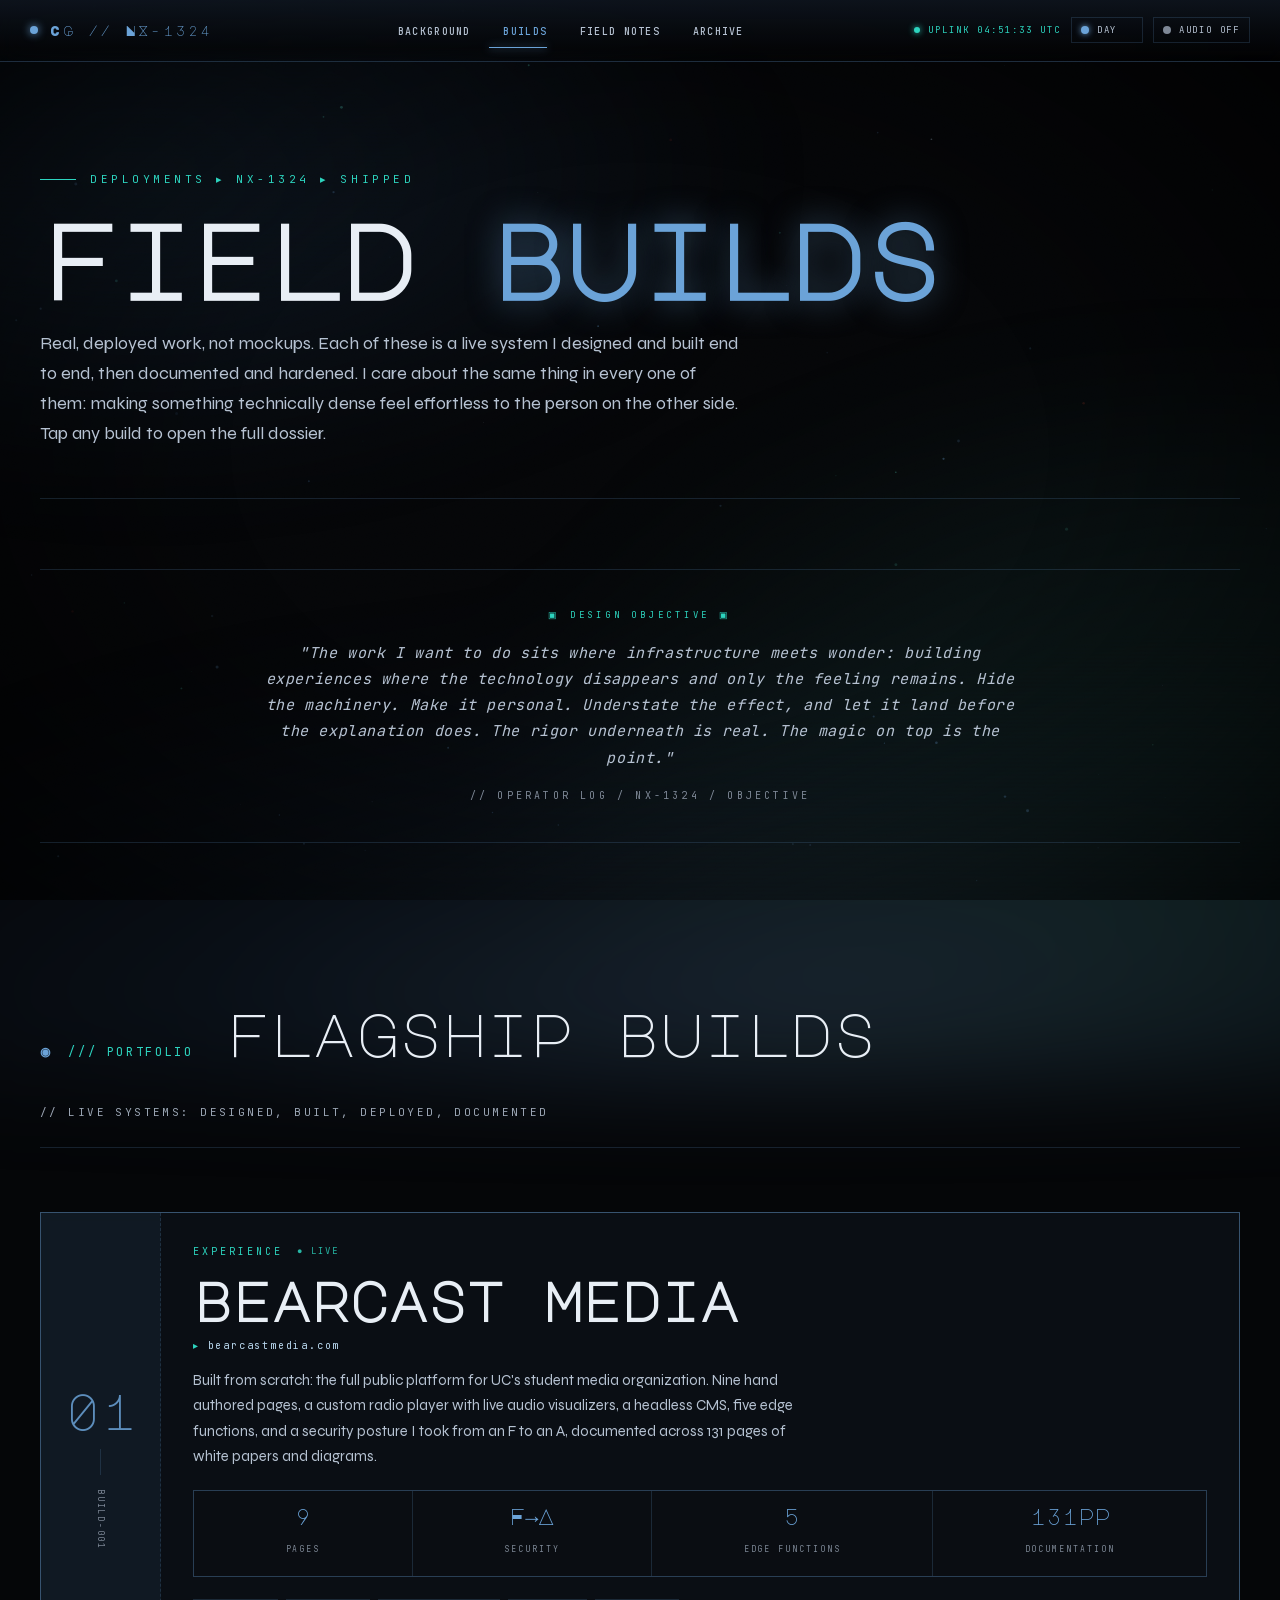
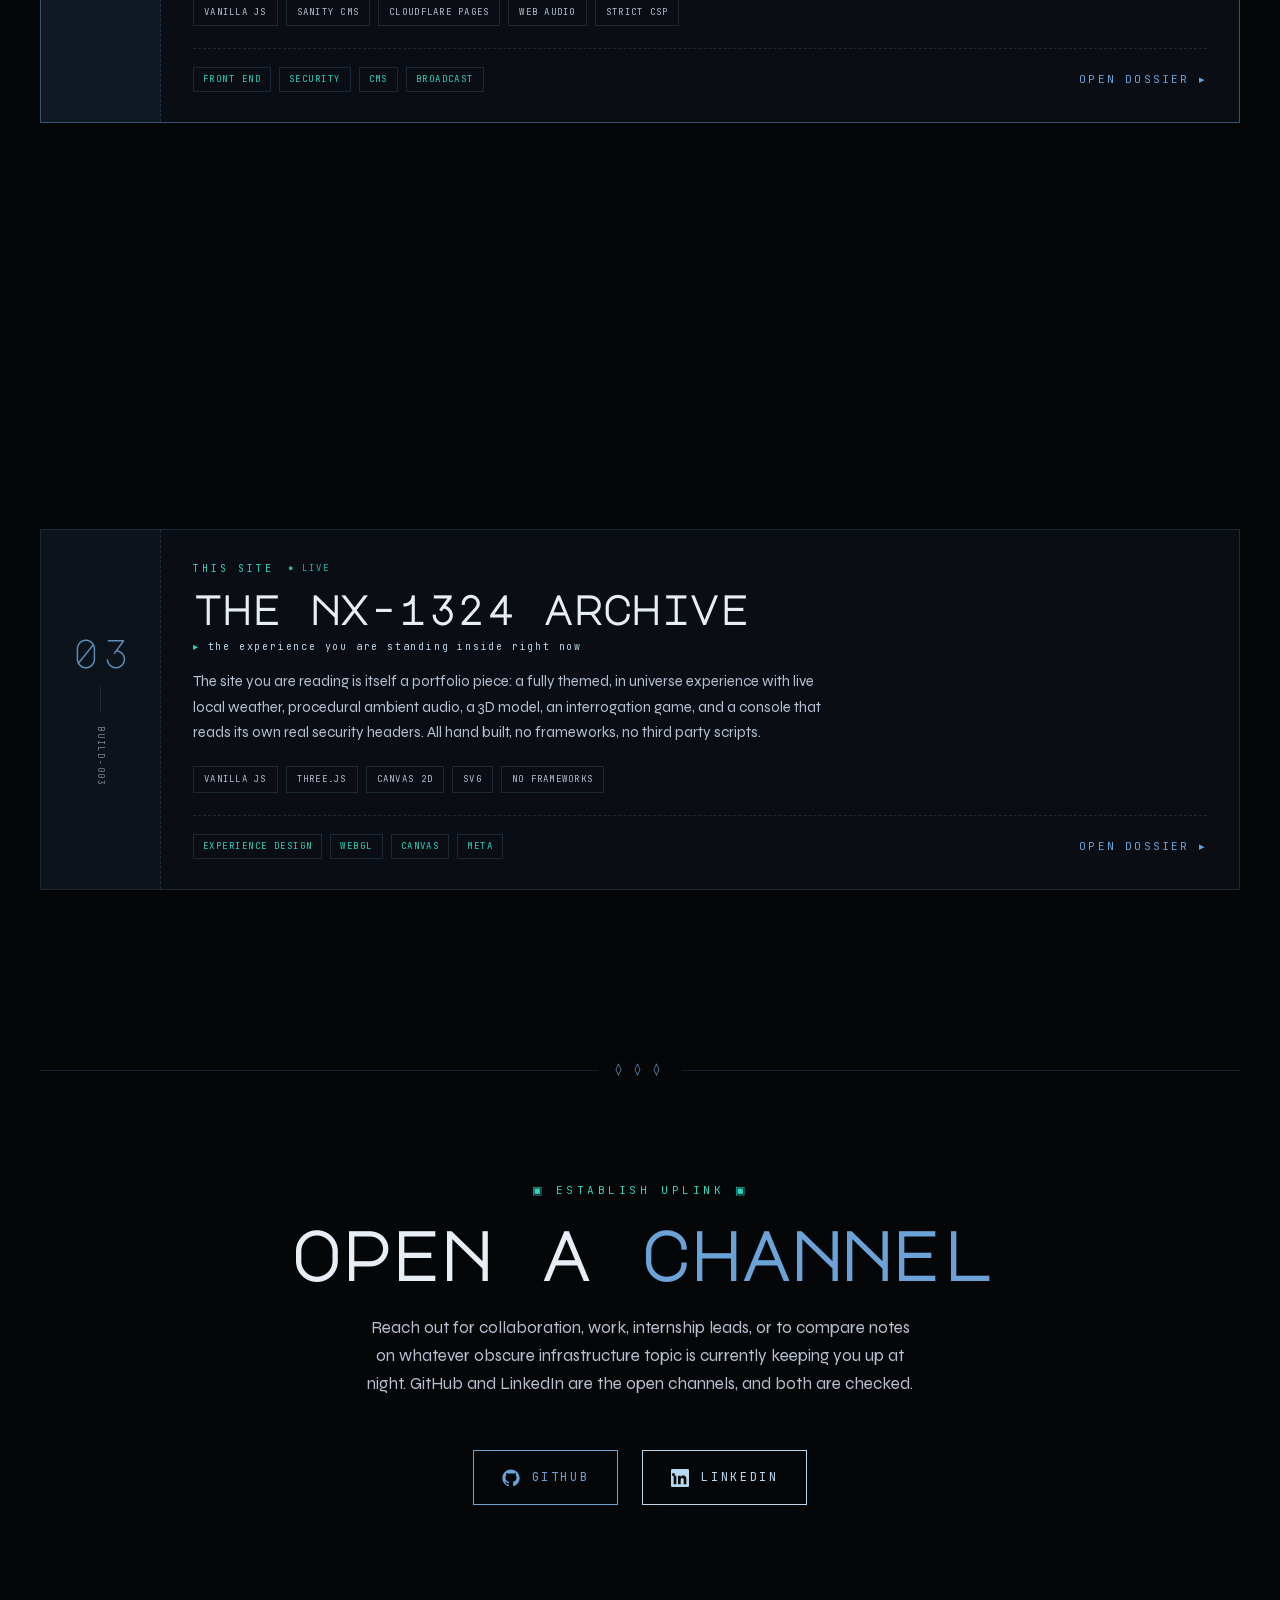
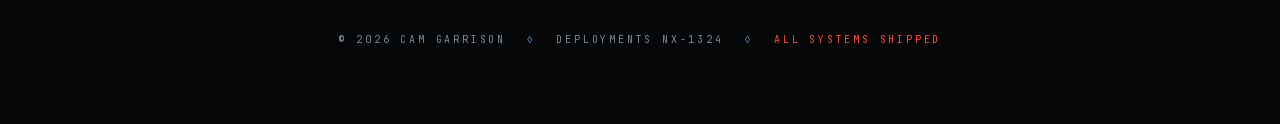
<file: builds.html>
<!DOCTYPE html>
<html lang="en">
<head>
<meta charset="UTF-8">
<meta name="viewport" content="width=device-width, initial-scale=1.0">
<title>Builds // NX-1324</title>
<meta name="description" content="Flagship builds by Cam Garrison: the Bearcast Media platform, the NetSweep iOS app, and this archive. Shipped, hardened, and documented work led by security and experience design.">
<link rel="canonical" href="https://camgarrison.com/builds">
<meta property="og:type" content="website">
<meta property="og:site_name" content="Personnel Archive // NX-1324">
<meta property="og:title" content="Builds // NX-1324">
<meta property="og:description" content="Flagship builds by Cam Garrison: the Bearcast Media platform, the NetSweep iOS app, and this archive. Shipped, hardened, and documented work led by security and experience design.">
<meta property="og:url" content="https://camgarrison.com/builds">
<meta property="og:image" content="https://camgarrison.com/imgs/og-card.png">
<meta property="og:image:width" content="1200">
<meta property="og:image:height" content="630">
<meta property="og:image:alt" content="Cam Garrison, Cybersecurity &amp; Network Systems Administration. Personnel archive NX-1324.">
<meta name="twitter:card" content="summary_large_image">
<meta name="twitter:title" content="Builds // NX-1324">
<meta name="twitter:description" content="Flagship builds by Cam Garrison: the Bearcast Media platform, the NetSweep iOS app, and this archive. Shipped, hardened, and documented work led by security and experience design.">
<meta name="twitter:image" content="https://camgarrison.com/imgs/og-card.png">
<link rel="preload" href="fonts/jetbrains-mono-300-800-latin.woff2" as="font" type="font/woff2" crossorigin>
<link rel="preload" href="fonts/major-mono-display-400-latin.woff2" as="font" type="font/woff2" crossorigin>
<link rel="preload" href="fonts/syne-400-800-latin.woff2" as="font" type="font/woff2" crossorigin>
<link rel="stylesheet" href="style.css?v=20261113b">
<link rel="icon" type="image/svg+xml" href="imgs/favicon.svg">
<link rel="icon" type="image/png" sizes="32x32" href="imgs/favicon-32.png">
<link rel="icon" type="image/png" sizes="16x16" href="imgs/favicon-16.png">
<link rel="apple-touch-icon" sizes="180x180" href="imgs/apple-touch-icon.png">
<meta name="theme-color" content="#050608">
<script>
  (function(){
    var d = document.documentElement, t = 'dark';
    try {
      var s = localStorage.getItem('nx-theme');
      if (s === 'light' || s === 'rain') t = s;
    } catch(e) {}
    d.setAttribute('data-theme', t);
    d.className = 'js';
  })();
</script>
</head>
<body>

<a class="skip-link" href="#main">SKIP TO CONTENT ▸</a>

<div class="haze-layer" aria-hidden="true"></div>
<canvas id="dust-canvas" aria-hidden="true"></canvas>
<canvas id="rain-canvas" aria-hidden="true"></canvas>
<div class="scanlines" aria-hidden="true"></div>
<div class="grain" aria-hidden="true"></div>
<div class="vignette" aria-hidden="true"></div>

<canvas id="cursor-trail-canvas" aria-hidden="true"></canvas>
<div id="cursor-arrow" aria-hidden="true">
  <svg viewBox="0 0 24 24" xmlns="http://www.w3.org/2000/svg">
    <defs>
      <linearGradient id="cur-grad" x1="0" y1="0" x2="1" y2="1">
        <stop offset="0%" stop-color="#8fc0e8"/>
        <stop offset="100%" stop-color="#1d3a5f"/>
      </linearGradient>
    </defs>
    <path d="M2 1 L2 19 L7 14.5 L10.5 22 L13.5 20.5 L10 13 L17 13 Z"
          fill="url(#cur-grad)" stroke="#050608" stroke-width="0.7" stroke-linejoin="miter"/>
    <path d="M3 3 L3 16 L7 12 L10 12 Z" fill="rgba(184,214,237,0.3)"/>
  </svg>
</div>

<nav class="nav">
  <a href="./" class="nav-logo">CG // NX-1324</a>
  <ul class="nav-links">
    <li><a href="background.html">Background</a></li>
    <li><a href="builds.html" class="active">Builds</a></li>
    <li><a href="blog.html">Field Notes</a></li>
    <li><a href="archive.html">Archive</a></li>
  </ul>
  <div class="nav-right">
    <div class="nav-status"><span>UPLINK 00:00:00 UTC</span></div>
    <button class="theme-toggle" aria-label="Toggle theme">
      <span class="dot"></span>
      <span class="label">DAY</span>
    </button>
    <button class="audio-toggle off" aria-label="Toggle ambient audio">
      <span class="dot"></span>
      <span class="label">AUDIO OFF</span>
    </button>
  </div>
  <div class="nav-clock-mobile"><span>00:00:00 UTC</span></div>
  <button class="nav-burger" id="nav-burger" aria-label="Open menu">
    <span class="bar"></span><span class="bar"></span><span class="bar"></span>
  </button>
</nav>
<!-- NAV DRAWER (mobile/small-desktop) -->
<div class="nav-backdrop" id="nav-backdrop"></div>
<aside class="nav-drawer" id="nav-drawer" aria-hidden="true">
  <div class="nav-drawer-tag">▣ NAVIGATION CHANNEL ▣</div>
  <ul>
    <li><a href="./">Home</a></li>
    <li><a href="background.html">Background</a></li>
    <li><a href="builds.html" class="active">Builds</a></li>
    <li><a href="blog.html">Field Notes</a></li>
    <li><a href="archive.html">Archive</a></li>
  </ul>
  <div class="nav-drawer-toggles">
    <button class="theme-toggle" aria-label="Toggle theme">
      <span class="dot"></span>
      <span class="label">DAY</span>
    </button>
    <button class="audio-toggle off" aria-label="Toggle ambient audio">
      <span class="dot"></span>
      <span class="label">AUDIO OFF</span>
    </button>
    <div class="nav-drawer-status">UPLINK STABLE</div>
  </div>
</aside>


<main id="main">

  <section class="page-intro">
    <div class="page-intro-tag">DEPLOYMENTS ▸ NX-1324 ▸ SHIPPED</div>
    <h1 class="page-intro-title">field <em>builds</em></h1>
    <p class="page-intro-sub">
      Real, deployed work, not mockups. Each of these is a live system I designed and built end to end, then documented and hardened. I care about the same thing in every one of them: making something technically dense feel effortless to the person on the other side. Tap any build to open the full dossier.
    </p>
  </section>

  <!-- NORTH STAR -->
  <div class="lore reveal northstar">
    <div class="lore-tag">▣ DESIGN OBJECTIVE ▣</div>
    <p class="lore-text">
      "The work I want to do sits where infrastructure meets wonder: building experiences where the technology disappears and only the feeling remains. Hide the machinery. Make it personal. Understate the effect, and let it land before the explanation does. The rigor underneath is real. The magic on top is the point."
    </p>
    <span class="lore-cite">// OPERATOR LOG / NX-1324 / OBJECTIVE</span>
  </div>

  <section>
    <header class="section-header">
      <div class="section-num"><strong>◉</strong> /// PORTFOLIO</div>
      <h2 class="section-title">flagship builds</h2>
      <div class="section-subtitle">// live systems: designed, built, deployed, documented</div>
    </header>

    <div class="builds-exhibit-list" id="builds-grid">
      <!-- Exhibit entries rendered by JS from window.PROJECTS -->
      <noscript>
        <p class="noscript-note">The build dossiers need JavaScript to render. Enable scripting and reload, or visit the live systems directly: <a href="https://bearcastmedia.com" rel="noopener">bearcastmedia.com</a> and <a href="https://netsweepapp.com" rel="noopener">netsweepapp.com</a>.</p>
      </noscript>
    </div>
  </section>

  <footer class="contact" id="contact">
    <div class="contact-tag">▣ ESTABLISH UPLINK ▣</div>
    <h2 class="contact-title">open a <em>channel</em></h2>
    <p class="contact-sub">
      Reach out for collaboration, work, internship leads, or to compare notes on whatever obscure infrastructure topic is currently keeping you up at night. GitHub and LinkedIn are the open channels, and both are checked.
    </p>
    <div class="contact-links">
      <a href="https://github.com/notChewy1324" target="_blank" rel="noopener" class="contact-link">
        <svg viewBox="0 0 24 24"><path d="M12 .5C5.65.5.5 5.65.5 12.02c0 5.08 3.29 9.39 7.86 10.91.58.11.79-.25.79-.55 0-.27-.01-.99-.02-1.95-3.2.69-3.87-1.54-3.87-1.54-.52-1.32-1.27-1.67-1.27-1.67-1.04-.71.08-.7.08-.7 1.15.08 1.76 1.18 1.76 1.18 1.02 1.75 2.68 1.24 3.34.95.1-.74.4-1.24.72-1.53-2.55-.29-5.24-1.28-5.24-5.69 0-1.26.45-2.28 1.18-3.09-.12-.29-.51-1.46.11-3.04 0 0 .97-.31 3.18 1.18.92-.26 1.91-.39 2.9-.39.98 0 1.97.13 2.9.39 2.21-1.49 3.18-1.18 3.18-1.18.62 1.58.23 2.75.11 3.04.74.81 1.18 1.83 1.18 3.09 0 4.42-2.7 5.39-5.27 5.68.41.35.78 1.05.78 2.12 0 1.53-.01 2.76-.01 3.13 0 .3.21.66.8.55 4.57-1.52 7.85-5.83 7.85-10.91C23.5 5.65 18.35.5 12 .5z"/></svg>
        GitHub
      </a>
      <a href="https://www.linkedin.com/in/camgarrison" target="_blank" rel="noopener" class="contact-link ice">
        <svg viewBox="0 0 24 24"><path d="M20.45 20.45h-3.55v-5.57c0-1.33-.02-3.04-1.85-3.04-1.85 0-2.13 1.45-2.13 2.94v5.67H9.36V9h3.41v1.56h.05c.48-.9 1.64-1.85 3.37-1.85 3.6 0 4.27 2.37 4.27 5.45v6.29zM5.34 7.43A2.06 2.06 0 113.27 5.37a2.06 2.06 0 012.07 2.06zM7.12 20.45H3.56V9h3.56v11.45zM22.22 0H1.77C.79 0 0 .77 0 1.72v20.56C0 23.23.79 24 1.77 24h20.45C23.2 24 24 23.23 24 22.28V1.72C24 .77 23.2 0 22.22 0z"/></svg>
        LinkedIn
      </a>
    </div>
  </footer>

  <div class="footer">
    <div class="footer-line">
      © 2026 CAM GARRISON
      <span class="sep">◊</span>
      DEPLOYMENTS NX-1324
      <span class="sep">◊</span>
      <span class="red">ALL SYSTEMS SHIPPED</span>
    </div>
  </div>

</main>

<div class="modal" id="modal" role="dialog" aria-modal="true" aria-labelledby="modal-title">
  <div class="modal-panel">
    <button class="modal-close" id="modal-close" aria-label="Close">×</button>
    <div class="modal-meta" id="modal-meta"></div>
    <h2 class="modal-title" id="modal-title"></h2>
    <div class="modal-date" id="modal-date"></div>
    <div class="modal-body" id="modal-body"></div>
  </div>
</div>

<!--  WILL UPDATE THIS LATER: CLOUDFLARE WEB ANALYTICS (privacy-friendly, no cookies) WILL UPDATE THIS LATER
     To activate: Cloudflare dashboard > Analytics & Logs > Web Analytics >
     add camgarrison.com, copy the token, paste it below, and uncomment.
     Then add https://static.cloudflareinsights.com to script-src and
     https://cloudflareinsights.com to connect-src in _headers.
<script defer src="https://static.cloudflareinsights.com/beacon.min.js" data-cf-beacon='{"token": "PASTE-TOKEN-HERE"}'></script>
-->
<script defer src="main.js?v=20261113b"></script>
</body>
</html>
</file>
<file: style.css>
/* ============================================================
   WALLACE CORP / NEXUS-9 PERSONNEL ARCHIVE
   Blade Runner 2049 — cold palette
   Steel blue, frosted teal, ice white, deep slate, void black.
   No orange. No yellow. Crimson reserved for V-K warnings only.
   ============================================================ */

/* Fonts are self-hosted in /fonts (variable woff2, subset per script)
   — no Google Fonts round-trips, and font-src in the CSP stays 'self'. */
/* JetBrains Mono — cyrillic-ext */
@font-face {
  font-family: 'JetBrains Mono';
  font-style: normal;
  font-weight: 300 800;
  font-display: swap;
  src: url('fonts/jetbrains-mono-300-800-cyrillic-ext.woff2') format('woff2');
  unicode-range: U+0460-052F, U+1C80-1C8A, U+20B4, U+2DE0-2DFF, U+A640-A69F, U+FE2E-FE2F;
}

/* JetBrains Mono — cyrillic */
@font-face {
  font-family: 'JetBrains Mono';
  font-style: normal;
  font-weight: 300 800;
  font-display: swap;
  src: url('fonts/jetbrains-mono-300-800-cyrillic.woff2') format('woff2');
  unicode-range: U+0301, U+0400-045F, U+0490-0491, U+04B0-04B1, U+2116;
}

/* JetBrains Mono — greek */
@font-face {
  font-family: 'JetBrains Mono';
  font-style: normal;
  font-weight: 300 800;
  font-display: swap;
  src: url('fonts/jetbrains-mono-300-800-greek.woff2') format('woff2');
  unicode-range: U+0370-0377, U+037A-037F, U+0384-038A, U+038C, U+038E-03A1, U+03A3-03FF;
}

/* JetBrains Mono — vietnamese */
@font-face {
  font-family: 'JetBrains Mono';
  font-style: normal;
  font-weight: 300 800;
  font-display: swap;
  src: url('fonts/jetbrains-mono-300-800-vietnamese.woff2') format('woff2');
  unicode-range: U+0102-0103, U+0110-0111, U+0128-0129, U+0168-0169, U+01A0-01A1, U+01AF-01B0, U+0300-0301, U+0303-0304, U+0308-0309, U+0323, U+0329, U+1EA0-1EF9, U+20AB;
}

/* JetBrains Mono — latin-ext */
@font-face {
  font-family: 'JetBrains Mono';
  font-style: normal;
  font-weight: 300 800;
  font-display: swap;
  src: url('fonts/jetbrains-mono-300-800-latin-ext.woff2') format('woff2');
  unicode-range: U+0100-02BA, U+02BD-02C5, U+02C7-02CC, U+02CE-02D7, U+02DD-02FF, U+0304, U+0308, U+0329, U+1D00-1DBF, U+1E00-1E9F, U+1EF2-1EFF, U+2020, U+20A0-20AB, U+20AD-20C0, U+2113, U+2C60-2C7F, U+A720-A7FF;
}

/* JetBrains Mono — latin */
@font-face {
  font-family: 'JetBrains Mono';
  font-style: normal;
  font-weight: 300 800;
  font-display: swap;
  src: url('fonts/jetbrains-mono-300-800-latin.woff2') format('woff2');
  unicode-range: U+0000-00FF, U+0131, U+0152-0153, U+02BB-02BC, U+02C6, U+02DA, U+02DC, U+0304, U+0308, U+0329, U+2000-206F, U+20AC, U+2122, U+2191, U+2193, U+2212, U+2215, U+FEFF, U+FFFD;
}

/* Major Mono Display — vietnamese */
@font-face {
  font-family: 'Major Mono Display';
  font-style: normal;
  font-weight: 400;
  font-display: swap;
  src: url('fonts/major-mono-display-400-vietnamese.woff2') format('woff2');
  unicode-range: U+0102-0103, U+0110-0111, U+0128-0129, U+0168-0169, U+01A0-01A1, U+01AF-01B0, U+0300-0301, U+0303-0304, U+0308-0309, U+0323, U+0329, U+1EA0-1EF9, U+20AB;
}

/* Major Mono Display — latin-ext */
@font-face {
  font-family: 'Major Mono Display';
  font-style: normal;
  font-weight: 400;
  font-display: swap;
  src: url('fonts/major-mono-display-400-latin-ext.woff2') format('woff2');
  unicode-range: U+0100-02BA, U+02BD-02C5, U+02C7-02CC, U+02CE-02D7, U+02DD-02FF, U+0304, U+0308, U+0329, U+1D00-1DBF, U+1E00-1E9F, U+1EF2-1EFF, U+2020, U+20A0-20AB, U+20AD-20C0, U+2113, U+2C60-2C7F, U+A720-A7FF;
}

/* Major Mono Display — latin */
@font-face {
  font-family: 'Major Mono Display';
  font-style: normal;
  font-weight: 400;
  font-display: swap;
  src: url('fonts/major-mono-display-400-latin.woff2') format('woff2');
  unicode-range: U+0000-00FF, U+0131, U+0152-0153, U+02BB-02BC, U+02C6, U+02DA, U+02DC, U+0304, U+0308, U+0329, U+2000-206F, U+20AC, U+2122, U+2191, U+2193, U+2212, U+2215, U+FEFF, U+FFFD;
}

/* Syne — greek */
@font-face {
  font-family: 'Syne';
  font-style: normal;
  font-weight: 400 800;
  font-display: swap;
  src: url('fonts/syne-400-800-greek.woff2') format('woff2');
  unicode-range: U+0370-0377, U+037A-037F, U+0384-038A, U+038C, U+038E-03A1, U+03A3-03FF;
}

/* Syne — latin-ext */
@font-face {
  font-family: 'Syne';
  font-style: normal;
  font-weight: 400 800;
  font-display: swap;
  src: url('fonts/syne-400-800-latin-ext.woff2') format('woff2');
  unicode-range: U+0100-02BA, U+02BD-02C5, U+02C7-02CC, U+02CE-02D7, U+02DD-02FF, U+0304, U+0308, U+0329, U+1D00-1DBF, U+1E00-1E9F, U+1EF2-1EFF, U+2020, U+20A0-20AB, U+20AD-20C0, U+2113, U+2C60-2C7F, U+A720-A7FF;
}

/* Syne — latin */
@font-face {
  font-family: 'Syne';
  font-style: normal;
  font-weight: 400 800;
  font-display: swap;
  src: url('fonts/syne-400-800-latin.woff2') format('woff2');
  unicode-range: U+0000-00FF, U+0131, U+0152-0153, U+02BB-02BC, U+02C6, U+02DA, U+02DC, U+0304, U+0308, U+0329, U+2000-206F, U+20AC, U+2122, U+2191, U+2193, U+2212, U+2215, U+FEFF, U+FFFD;
}

/* ----------------------------------------------------------
   THEME TOKENS
   ---------------------------------------------------------- */

:root, :root[data-theme="dark"] {
  /* Cold steel — primary warm-side accent (rain-on-glass, LAPD insignia) */
  --steel-deep:   #1d3a5f;
  --steel:        #3a6fa8;
  --steel-glow:   #6ba3d8;
  --steel-haze:   #8fc0e8;
  --steel-ice:    #b8d6ed;

  /* Frosted teal — secondary cool accent (interrogation rooms, terminals) */
  --teal:         #2dd4bf;
  --teal-deep:    #0d7a78;
  --teal-glow:    #5eead4;

  /* Wallace HQ red — RESERVED for V-K warnings / restricted only */
  --crimson:      #c2362a;
  --crimson-glow: #ff4d36;
  --blood:        #7a1f12;

  /* Ice / paper / Joi white */
  --paper:        #e8eef5;
  --bone:         #b6c2d2;
  --bone-dim:     #7e8896;

  /* Slate / void / smog */
  --void:         #050608;
  --soot:         #0a0d12;
  --ash:          #11151c;
  --slate:        #1a212c;
  --dust:         #232b39;
  --steel-shadow: #0e1620;

  /* Functional roles */
  --bg:          var(--void);
  --bg-elev:     var(--soot);
  --bg-card:     rgba(15, 22, 32, 0.55);
  --bg-card-strong: rgba(15, 22, 32, 0.85);
  --fg:          var(--paper);
  --fg-mute:     var(--bone);
  --fg-dim:      var(--bone-dim);
  --rule:        rgba(107, 163, 216, 0.18);
  --rule-cool:   rgba(94, 234, 212, 0.22);
  --accent:      var(--steel-glow);   /* primary */
  --accent-2:    var(--teal);          /* secondary */
  --accent-3:    var(--steel-ice);     /* highlight / Joi white */
  --accent-4:    var(--crimson-glow);  /* V-K warning ONLY */

  /* uplink globe (theme-aware) */
  --globe-ocean-core: rgba(22, 42, 66, 0.55);
  --globe-ocean-edge: rgba(4, 7, 12, 0.92);
  --globe-land:  var(--accent-3);
  --globe-coast: var(--accent-2);
  --globe-grid:  var(--accent);
  --globe-rim:   var(--accent);

  --haze-1: rgba(58, 111, 168, 0.16);
  --haze-2: rgba(94, 234, 212, 0.10);
  --haze-3: rgba(184, 214, 237, 0.06);
  --grain-opacity: 0.07;
  --scanline-opacity: 0.45;

  --font-display: 'Major Mono Display', 'JetBrains Mono', monospace;
  --font-mono:    'JetBrains Mono', ui-monospace, monospace;
  --font-sans:    'Syne', system-ui, sans-serif;
}

/* LIGHT MODE — Joi snow scenes / overcast rain */
:root[data-theme="light"] {
  --steel-deep:   #143058;
  --steel:        #2a558a;
  --steel-glow:   #20498a;
  --steel-haze:   #3d6a9c;
  --steel-ice:    #5b81b0;
  --teal:         #0d7a78;
  --teal-deep:    #094a48;
  --teal-glow:    #15938f;
  --crimson:      #a8311f;
  --crimson-glow: #b5392a;
  --blood:        #5c1a10;
  --paper:        #f0f3f7;
  --bone:         #4d5762;
  --bone-dim:     #7a8392;
  --void:         #e3e8ee;
  --soot:         #d8dee5;
  --ash:          #cdd4dc;
  --slate:        #b9c2cc;
  --dust:         #a6b1bd;
  --steel-shadow: #c2cad3;

  --bg:          #ebeff4;
  --bg-elev:     #dde3ea;
  --bg-card:     rgba(252, 254, 255, 0.7);
  --bg-card-strong: rgba(252, 254, 255, 0.92);
  --fg:          #0a1018;
  --fg-mute:     #2c3744;
  --fg-dim:      #5a6573;
  --rule:        rgba(32, 73, 138, 0.28);
  --rule-cool:   rgba(13, 122, 120, 0.26);
  --accent:      #20498a;
  --accent-2:    #0d7a78;
  --accent-3:    #2a558a;
  --accent-4:    #a8311f;

  --globe-ocean-core: rgba(208, 226, 242, 0.94);
  --globe-ocean-edge: rgba(150, 173, 199, 0.96);
  --globe-land:  var(--accent-3);
  --globe-coast: var(--accent-2);
  --globe-grid:  var(--accent);
  --globe-rim:   var(--accent);

  --haze-1: rgba(32, 73, 138, 0.10);
  --haze-2: rgba(13, 122, 120, 0.08);
  --haze-3: rgba(91, 129, 176, 0.06);
  --grain-opacity: 0.10;
  --scanline-opacity: 0.18;
}

/* ----------------------------------------------------------
   BASE
   ---------------------------------------------------------- */

* { box-sizing: border-box; margin: 0; padding: 0; }
html { scroll-behavior: smooth; }

html, body {
  background: var(--bg);
  color: var(--fg);
  font-family: var(--font-sans);
  font-weight: 400;
  font-size: 17px;
  line-height: 1.7;
  overflow-x: hidden;
  transition: background-color 0.6s ease, color 0.6s ease;
}

/* The native cursor is only suppressed when scripting is alive (the inline
   bootstrap sets html.js). If JS is blocked or main.js fails to load, the
   visitor keeps a normal pointer instead of an invisible one. :where() keeps
   the specificity identical to the bare selectors used before. */
:where(html.js), :where(html.js) body { cursor: none; }

*, *::before, *::after { cursor: inherit; }

/* On real-pointer devices, hide the native cursor EVERYWHERE and let the
   custom SVG arrow do the work. `cursor: none` alone is unreliable in WebKit
   (Safari keeps showing the system cursor), so we hand it a 1x1 fully
   transparent cursor image and keep `none` only as the final fallback. This
   hides the native cursor on Safari, Chrome, and Firefox alike. */
@media (hover: hover) and (pointer: fine) {
  :where(html.js), :where(html.js) body, :where(html.js) *, :where(html.js) *::before, :where(html.js) *::after {
    cursor: url("[data-uri]") 0 0, none !important;
  }

  /* The 3D PC stage is the one place we WANT the native cursor (a grab hand
     for orbiting). The custom arrow is hidden over the stage via JS. */
  .pc-schematic-stage, #pc-canvas { cursor: grab !important; }
  .pc-schematic-stage.grabbing, .pc-schematic-stage.grabbing #pc-canvas { cursor: grabbing !important; }
  .pc-controls, .pc-controls .pc-ctl { cursor: pointer !important; }
  .pc-readout { cursor: default !important; }
}

@media (hover: none), (pointer: coarse) {
  html, body, *, *::before, *::after,
  a, button, input, select, textarea, label,
  .blog-card, .signal, .archive-entry, .timeline-tag,
  .modal-close, .theme-toggle, .archive-filter, [data-hover] {
    cursor: auto !important;
  }
  a, button, .blog-card, .signal, .archive-entry,
  .timeline-tag, .modal-close, .theme-toggle, .archive-filter, [data-hover] {
    cursor: pointer !important;
  }
  #cursor-arrow, #cursor-trail-canvas { display: none !important; }
}

img, svg { display: block; max-width: 100%; }

/* Skip link — off-screen until keyboard-focused */
.skip-link {
  position: fixed;
  top: -60px;
  left: 18px;
  z-index: 10001;
  padding: 12px 20px;
  background: var(--bg-elev);
  border: 1px solid var(--accent);
  color: var(--accent);
  font-family: var(--font-mono);
  font-size: 11px;
  letter-spacing: 0.22em;
  text-transform: uppercase;
  text-decoration: none;
  transition: top 0.2s ease;
}
.skip-link:focus { top: 14px; }

/* Keyboard focus: one consistent, themed ring. Mouse clicks stay clean. */
:focus-visible {
  outline: 2px solid var(--accent-2);
  outline-offset: 3px;
}
.terminal-input:focus-visible { outline: none; }

/* Smooth cross page fades where the browser supports them. */
@view-transition { navigation: auto; }
@media (prefers-reduced-motion: reduce) {
  @view-transition { navigation: none; }
  html { scroll-behavior: auto; }
}

::selection { background: var(--accent); color: var(--bg); }
::-webkit-scrollbar { width: 9px; height: 9px; }
::-webkit-scrollbar-track { background: var(--bg-elev); }
::-webkit-scrollbar-thumb { background: var(--accent); }
::-webkit-scrollbar-thumb:hover { background: var(--accent-2); }

/* ----------------------------------------------------------
   ATMOSPHERE
   ---------------------------------------------------------- */

.haze-layer {
  position: fixed;
  inset: -20%;
  background:
    radial-gradient(ellipse 55% 40% at 22% 28%, var(--haze-1), transparent 65%),
    radial-gradient(ellipse 60% 50% at 82% 75%, var(--haze-2), transparent 70%),
    radial-gradient(ellipse 50% 30% at 60% 95%, var(--haze-3), transparent 70%),
    radial-gradient(ellipse 80% 50% at 50% 100%, rgba(58, 111, 168, 0.18), transparent 72%);
  pointer-events: none;
  z-index: 1;
  animation: drift 30s ease-in-out infinite alternate;
  filter: blur(50px);
  /* Own compositor layer: the blur rasterizes once instead of on every drift/parallax frame */
  will-change: transform;
  transition: opacity 0.6s ease;
}

@keyframes drift {
  0%   { transform: translate(0, 0) scale(1); }
  50%  { transform: translate(2%, -1.5%) scale(1.05); }
  100% { transform: translate(-1.5%, 2%) scale(1.03); }
}

.scanlines {
  position: fixed; inset: 0; z-index: 2;
  background: repeating-linear-gradient(to bottom,
    transparent 0px, transparent 2px,
    rgba(0, 0, 0, 0.18) 3px, transparent 4px);
  pointer-events: none;
  mix-blend-mode: multiply;
  opacity: var(--scanline-opacity);
}

.grain {
  position: fixed; inset: 0; z-index: 3;
  opacity: var(--grain-opacity);
  pointer-events: none;
  background-image: url("data:image/svg+xml;utf8,<svg xmlns='http://www.w3.org/2000/svg' width='200' height='200'><filter id='n'><feTurbulence type='fractalNoise' baseFrequency='0.9' numOctaves='2' stitchTiles='stitch'/></filter><rect width='100%' height='100%' filter='url(%23n)' opacity='0.6'/></svg>");
  mix-blend-mode: overlay;
}

.vignette {
  position: fixed; inset: 0; z-index: 4;
  background: radial-gradient(ellipse at center, transparent 45%, rgba(0,0,0,0.7) 100%);
  pointer-events: none;
}

:root[data-theme="light"] .vignette {
  background: radial-gradient(ellipse at center, transparent 50%, rgba(20, 48, 88, 0.18) 100%);
}

#dust-canvas { position: fixed; inset: 0; z-index: 2; pointer-events: none; }

/* ----------------------------------------------------------
   CUSTOM CURSOR
   ---------------------------------------------------------- */

#cursor-arrow {
  position: fixed;
  top: 0; left: 0;
  width: 26px; height: 26px;
  pointer-events: none;
  z-index: 99999;
  transform: translate(-100px, -100px);
  transition: filter 0.18s ease;
  filter: drop-shadow(0 0 6px var(--accent));
  will-change: transform;
  opacity: 0;
}

#cursor-arrow.active { opacity: 1; }
/* Instantly hide the custom cursor (e.g. while over the 3D PC stage) */
#cursor-arrow.hidden, #cursor-trail-canvas.hidden { opacity: 0 !important; }

#cursor-arrow svg {
  width: 100%; height: 100%;
  display: block;
  transition: transform 0.14s cubic-bezier(0.34, 1.56, 0.64, 1);
}

#cursor-arrow.click svg { transform: scale(0.55); }
#cursor-arrow.hover    { filter: drop-shadow(0 0 10px var(--accent-2)) drop-shadow(0 0 2px var(--accent-2)); }
#cursor-arrow.warn     { filter: drop-shadow(0 0 10px var(--accent-4)) drop-shadow(0 0 2px var(--accent-4)); }

#cursor-trail-canvas {
  position: fixed; inset: 0;
  pointer-events: none;
  z-index: 99998;
  opacity: 0;
}

#cursor-trail-canvas.active { opacity: 1; }

/* ----------------------------------------------------------
   NAV
   ---------------------------------------------------------- */

.nav {
  position: fixed;
  top: 0; left: 0; right: 0;
  z-index: 100;
  padding: 18px 40px;
  display: flex;
  justify-content: space-between;
  align-items: center;
  gap: 24px;
  background: linear-gradient(to bottom, var(--bg-card-strong), color-mix(in srgb, var(--bg) 60%, transparent) 80%, transparent);
  backdrop-filter: blur(10px);
  -webkit-backdrop-filter: blur(10px);
  border-bottom: 1px solid var(--rule);
}

.nav-logo {
  font-family: var(--font-display);
  font-size: 14px;
  letter-spacing: 0.18em;
  color: var(--accent);
  text-decoration: none;
  display: flex;
  align-items: center;
  gap: 12px;
  white-space: nowrap;
}

.nav-logo::before {
  content: '';
  width: 8px; height: 8px;
  background: var(--accent);
  border-radius: 50%;
  box-shadow: 0 0 8px var(--accent);
  animation: pulse-dot 2s ease-in-out infinite;
}

@keyframes pulse-dot {
  0%, 100% { opacity: 1; transform: scale(1); }
  50%      { opacity: 0.4; transform: scale(0.7); }
}

.nav-links {
  display: flex;
  gap: 30px;
  list-style: none;
  align-items: center;
}

.nav-links a {
  font-family: var(--font-mono);
  font-size: 11px;
  font-weight: 500;
  letter-spacing: 0.2em;
  text-transform: uppercase;
  color: var(--fg-mute);
  text-decoration: none;
  position: relative;
  padding: 6px 0;
  transition: color 0.25s;
}

.nav-links a::before {
  content: '> '; color: var(--accent-2);
  opacity: 0; transition: opacity 0.25s;
}

.nav-links a:hover { color: var(--accent); }
.nav-links a:hover::before { opacity: 1; }
.nav-links a.active { color: var(--accent); }
.nav-links a.active::after {
  content: '';
  position: absolute;
  bottom: -4px; left: 0;
  width: 100%; height: 1px;
  background: var(--accent);
  box-shadow: 0 0 8px var(--accent);
}

.nav-right { display: flex; align-items: center; gap: 18px; }

.nav-status {
  font-family: var(--font-mono);
  font-size: 10px;
  letter-spacing: 0.22em;
  color: var(--accent-2);
  display: flex;
  align-items: center;
  gap: 8px;
  white-space: nowrap;
}

.nav-status::before {
  content: '';
  width: 6px; height: 6px;
  background: var(--accent-2);
  border-radius: 50%;
  box-shadow: 0 0 6px var(--accent-2);
  animation: pulse-dot 1.5s ease-in-out infinite;
}

.theme-toggle {
  background: transparent;
  border: 1px solid var(--rule);
  color: var(--fg-mute);
  padding: 8px 12px;
  font-family: var(--font-mono);
  font-size: 10px;
  letter-spacing: 0.2em;
  text-transform: uppercase;
  display: flex;
  align-items: center;
  gap: 8px;
  transition: all 0.25s;
}

.theme-toggle:hover { border-color: var(--accent); color: var(--accent); }

.theme-toggle .dot {
  width: 8px; height: 8px;
  border-radius: 50%;
  background: var(--accent);
  box-shadow: 0 0 6px var(--accent);
  transition: background 0.4s, box-shadow 0.4s;
}

:root[data-theme="light"] .theme-toggle .dot {
  background: var(--accent-3);
  box-shadow: 0 0 6px var(--accent-3);
}

@media (max-width: 900px) {
  .nav { padding: 14px 18px; gap: 12px; }
  .nav-links { gap: 18px; }
  .nav-links a { font-size: 10px; letter-spacing: 0.14em; }
  .nav-status { display: none; }
  .theme-toggle { padding: 6px 9px; font-size: 9px; }
  .theme-toggle .label { display: none; }
}

@media (max-width: 600px) {
  .nav-logo { font-size: 11px; letter-spacing: 0.12em; }
  .nav-links { gap: 12px; }
  .nav-links a { font-size: 9px; }
}

/* ----------------------------------------------------------
   LAYOUT
   ---------------------------------------------------------- */

main {
  position: relative;
  z-index: 5;
  padding-top: 80px;
  max-width: 1280px;
  margin: 0 auto;
  padding-left: 40px;
  padding-right: 40px;
}

@media (max-width: 768px) { main { padding-left: 22px; padding-right: 22px; } }

section { padding: 90px 0; position: relative; }

@media (max-width: 768px) { section { padding: 60px 0; } }

/* ----------------------------------------------------------
   HERO
   ---------------------------------------------------------- */

.hero {
  min-height: calc(100vh - 80px);
  display: flex;
  flex-direction: column;
  justify-content: center;
  position: relative;
  padding: 28px 0 100px;
}

.hero-tag {
  font-family: var(--font-mono);
  font-size: 11px;
  letter-spacing: 0.32em;
  color: var(--accent-2);
  margin-bottom: 24px;
  display: flex;
  align-items: center;
  gap: 14px;
  opacity: 0;
  animation: fade-in 1.2s ease 0.3s forwards;
  text-transform: uppercase;
}

.hero-tag::before { content: ''; width: 36px; height: 1px; background: var(--accent-2); }

.hero-id {
  font-family: var(--font-mono);
  font-size: 12px;
  letter-spacing: 0.16em;
  color: var(--accent);
  margin-bottom: 20px;
  opacity: 0;
  animation: fade-in 1s ease 0.5s forwards;
}

.hero-id .pipe { color: var(--fg-dim); margin: 0 10px; }
.hero-id .red  { color: var(--accent-4); }

.hero-name {
  font-family: var(--font-display);
  font-size: clamp(54px, 12vw, 168px);
  line-height: 0.92;
  font-weight: 400;
  color: var(--fg);
  letter-spacing: -0.02em;
  margin-bottom: 36px;
  text-transform: lowercase;
}

.hero-name span {
  display: block;
  opacity: 0;
  transform: translateY(40px);
  animation: rise 1s cubic-bezier(0.16, 1, 0.3, 1) forwards;
}

.hero-name span:nth-child(1) { animation-delay: 0.7s; }
.hero-name span:nth-child(2) {
  animation-delay: 0.95s;
  color: var(--accent);
  text-shadow: 0 0 32px color-mix(in srgb, var(--accent) 50%, transparent);
}

@keyframes rise   { to { opacity: 1; transform: translateY(0); } }
@keyframes fade-in { to { opacity: 1; } }

.hero-subtitle {
  font-family: var(--font-sans);
  font-size: clamp(17px, 1.4vw, 21px);
  font-weight: 400;
  color: var(--fg);
  max-width: 660px;
  margin-bottom: 56px;
  line-height: 1.6;
  opacity: 0;
  animation: fade-in 1s ease 1.3s forwards;
}

.hero-subtitle em { font-style: normal; color: var(--accent); font-weight: 600; }
.hero-subtitle .ice { color: var(--accent-3); }

.hero-meta {
  display: grid;
  grid-template-columns: repeat(auto-fit, minmax(140px, 1fr));
  gap: 32px;
  font-family: var(--font-mono);
  max-width: 760px;
  opacity: 0;
  animation: fade-in 1s ease 1.6s forwards;
  padding-top: 28px;
  border-top: 1px solid var(--rule);
}

.hero-meta-item { display: flex; flex-direction: column; gap: 6px; }

.hero-meta-label {
  color: var(--accent-2);
  font-size: 10px;
  letter-spacing: 0.22em;
  text-transform: uppercase;
}

.hero-meta-value { color: var(--fg); font-size: 13px; letter-spacing: 0.04em; }

.hero::before, .hero::after {
  content: '';
  position: absolute;
  width: 64px; height: 64px;
  border: 1px solid var(--accent);
  opacity: 0.55;
}

.hero::before { top: 50px; left: -22px; border-right: none; border-bottom: none; }
.hero::after  { bottom: 80px; right: -22px; border-left: none; border-top: none; }

@media (max-width: 768px) {
  .hero::before, .hero::after { display: none; }
  .hero { padding: 18px 0 80px; }
}

.marquee {
  position: absolute;
  bottom: 24px; left: 0; right: 0;
  overflow: hidden;
  font-family: var(--font-mono);
  font-size: 10px;
  letter-spacing: 0.32em;
  color: var(--accent);
  opacity: 0.55;
  white-space: nowrap;
  border-top: 1px solid var(--rule);
  border-bottom: 1px solid var(--rule);
  padding: 9px 0;
}

.marquee-track {
  display: inline-block;
  animation: marquee 70s linear infinite;
  padding-left: 100%;
}

.marquee-track span { margin-right: 60px; }
.marquee-track span::before { content: '◊ '; color: var(--accent-2); }
.marquee-track span.red::before  { color: var(--accent-4); }
.marquee-track span.ice::before  { color: var(--accent-3); }

@keyframes marquee {
  0% { transform: translateX(0); }
  100% { transform: translateX(-100%); }
}

/* ----------------------------------------------------------
   SECTION HEADERS
   ---------------------------------------------------------- */

.section-header {
  margin-bottom: 64px;
  display: grid;
  grid-template-columns: auto 1fr;
  gap: 32px;
  align-items: end;
  border-bottom: 1px solid var(--rule);
  padding-bottom: 26px;
}

.section-num {
  font-family: var(--font-mono);
  font-size: 12px;
  letter-spacing: 0.22em;
  color: var(--accent-2);
}

.section-num strong { color: var(--accent); font-weight: 700; margin-right: 6px; }

.section-title {
  font-family: var(--font-display);
  font-size: clamp(34px, 5.5vw, 60px);
  font-weight: 400;
  color: var(--fg);
  letter-spacing: -0.01em;
  text-transform: lowercase;
  line-height: 1;
}

.section-subtitle {
  grid-column: 1 / -1;
  font-family: var(--font-mono);
  font-size: 11px;
  letter-spacing: 0.22em;
  color: var(--fg-mute);
  text-transform: uppercase;
  opacity: 0.85;
  margin-top: 8px;
}

@media (max-width: 600px) {
  .section-header { grid-template-columns: 1fr; gap: 12px; margin-bottom: 44px; }
}

/* ----------------------------------------------------------
   ABOUT
   ---------------------------------------------------------- */

.about-grid {
  display: grid;
  grid-template-columns: 1.15fr 1fr;
  gap: 70px;
  align-items: start;
}

@media (max-width: 960px) { .about-grid { grid-template-columns: 1fr; gap: 50px; } }

.about-text p {
  font-size: 17.5px;
  line-height: 1.78;
  margin-bottom: 24px;
  color: var(--fg);
}

.about-text p:first-child::first-letter {
  font-family: var(--font-display);
  font-size: 64px;
  float: left;
  line-height: 0.9;
  margin: 6px 14px 0 0;
  color: var(--accent);
}

.about-text strong { color: var(--accent); font-weight: 600; }
.about-text em     { font-style: italic; color: var(--accent-3); font-weight: 500; }

.about-pull {
  margin: 32px 0;
  padding: 18px 24px;
  border-left: 3px solid var(--accent-4);
  font-family: var(--font-mono);
  font-size: 14px;
  color: var(--fg-mute);
  background: color-mix(in srgb, var(--accent-4) 6%, transparent);
  letter-spacing: 0.02em;
  line-height: 1.6;
}

.id-card {
  border: 1px solid var(--rule);
  background: var(--bg-card);
  padding: 32px;
  position: relative;
  font-family: var(--font-mono);
  backdrop-filter: blur(6px);
  -webkit-backdrop-filter: blur(6px);
}

.id-card::before {
  content: 'CLASSIFIED // KIPPLE ARCHIVE 2049';
  position: absolute;
  top: 10px; right: 14px;
  font-size: 8px;
  letter-spacing: 0.28em;
  color: var(--accent-4);
  opacity: 0.85;
}

.id-card-header {
  display: flex;
  justify-content: space-between;
  align-items: center;
  font-size: 10px;
  letter-spacing: 0.22em;
  color: var(--accent-2);
  margin-bottom: 26px;
  padding-bottom: 14px;
  border-bottom: 1px dashed var(--rule-cool);
  text-transform: uppercase;
}

.id-card-row {
  display: grid;
  grid-template-columns: 110px 1fr;
  gap: 18px;
  font-size: 12px;
  padding: 11px 0;
  border-bottom: 1px solid color-mix(in srgb, var(--fg-mute) 12%, transparent);
}

.id-card-row:last-child { border-bottom: none; }

.id-card-row .key {
  color: var(--accent-2);
  letter-spacing: 0.18em;
  font-size: 10px;
  text-transform: uppercase;
}

.id-card-row .val { color: var(--fg); letter-spacing: 0.06em; word-break: break-word; }
.id-card-row .val.steel { color: var(--accent); }
.id-card-row .val.red   { color: var(--accent-4); }
.id-card-row .val.ice   { color: var(--accent-3); }

.baseline {
  margin-top: 26px;
  padding-top: 22px;
  border-top: 1px dashed var(--rule-cool);
}

.baseline-label {
  font-size: 9px;
  letter-spacing: 0.28em;
  color: var(--accent-2);
  margin-bottom: 10px;
  display: flex;
  justify-content: space-between;
  text-transform: uppercase;
}

.baseline-wave { height: 36px; width: 100%; display: block; }

/* ----------------------------------------------------------
   TIMELINE
   ---------------------------------------------------------- */

.timeline { position: relative; padding-left: 44px; }

.timeline::before {
  content: '';
  position: absolute;
  left: 8px; top: 0; bottom: 0;
  width: 1px;
  background: linear-gradient(to bottom,
    transparent,
    var(--accent) 8%,
    var(--accent-2) 50%,
    var(--accent-3) 92%,
    transparent);
  opacity: 0.55;
}

.timeline-item {
  position: relative;
  margin-bottom: 64px;
  transition: opacity 0.9s ease, transform 0.9s ease;
}
:where(html.js) .timeline-item { opacity: 0; transform: translateY(24px); }

.timeline-item.in-view { opacity: 1; transform: translateY(0); }

.timeline-item::before {
  content: '';
  position: absolute;
  left: -44px; top: 8px;
  width: 17px; height: 17px;
  border: 1px solid var(--accent);
  background: var(--bg);
  border-radius: 50%;
  box-shadow: 0 0 0 4px var(--bg), 0 0 14px color-mix(in srgb, var(--accent) 50%, transparent);
}

.timeline-item::after {
  content: '';
  position: absolute;
  left: -40px; top: 12px;
  width: 9px; height: 9px;
  background: var(--accent);
  border-radius: 50%;
  box-shadow: 0 0 8px var(--accent);
  animation: pulse-dot 2.4s ease-in-out infinite;
}

.timeline-date {
  font-family: var(--font-mono);
  font-size: 11px;
  letter-spacing: 0.22em;
  color: var(--accent-2);
  margin-bottom: 10px;
  display: flex;
  align-items: center;
  gap: 12px;
  flex-wrap: wrap;
  text-transform: uppercase;
}

.timeline-date .badge {
  display: inline-block;
  padding: 3px 9px;
  font-size: 9px;
  border: 1px solid var(--accent-2);
  color: var(--accent-2);
  letter-spacing: 0.22em;
}

.timeline-role {
  font-family: var(--font-display);
  font-size: clamp(24px, 3vw, 32px);
  font-weight: 400;
  color: var(--fg);
  letter-spacing: -0.01em;
  text-transform: lowercase;
  margin-bottom: 4px;
  line-height: 1.1;
}

.timeline-org {
  font-family: var(--font-mono);
  font-size: 13px;
  letter-spacing: 0.12em;
  color: var(--accent);
  margin-bottom: 22px;
  text-transform: uppercase;
}

.timeline-org .sep { margin: 0 10px; color: var(--fg-dim); }
.timeline-org .loc { color: var(--fg-mute); font-weight: 400; opacity: 0.85; }

.timeline-list { list-style: none; padding: 0; margin-bottom: 22px; }

.timeline-list li {
  position: relative;
  padding: 10px 0 10px 26px;
  font-size: 16px;
  line-height: 1.65;
  color: var(--fg);
  border-bottom: 1px solid color-mix(in srgb, var(--fg-mute) 8%, transparent);
}

.timeline-list li::before {
  content: '▸';
  position: absolute;
  left: 0; top: 10px;
  color: var(--accent);
  font-size: 14px;
}

.timeline-tags { display: flex; flex-wrap: wrap; gap: 7px; }

.timeline-tag {
  font-family: var(--font-mono);
  font-size: 10px;
  letter-spacing: 0.12em;
  text-transform: uppercase;
  padding: 6px 11px;
  border: 1px solid var(--rule-cool);
  color: var(--accent-2);
  background: color-mix(in srgb, var(--accent-2) 6%, transparent);
  transition: all 0.25s;
}

.timeline-tag:hover {
  background: color-mix(in srgb, var(--accent-2) 16%, transparent);
  border-color: var(--accent-2);
  color: var(--fg);
  transform: translateY(-1px);
}

/* ----------------------------------------------------------
   SKILL MATRIX — grouped technical inventory (background page).
   Chips reuse .timeline-tags / .timeline-tag so the vocabulary
   stays identical to the per-role tags above them.
   ---------------------------------------------------------- */

.skill-matrix { display: grid; gap: 18px; }

.skill-group {
  border: 1px solid var(--rule);
  background: var(--bg-card);
  padding: 26px 28px;
  position: relative;
  backdrop-filter: blur(4px);
  -webkit-backdrop-filter: blur(4px);
}

.skill-group::before {
  content: '';
  position: absolute;
  top: 0; left: 0;
  width: 3px; height: 100%;
  background: linear-gradient(to bottom, var(--accent), var(--accent-2));
}

.skill-group-head {
  display: flex;
  flex-wrap: wrap;
  align-items: baseline;
  justify-content: space-between;
  gap: 10px;
  margin-bottom: 16px;
}

.skill-group-name {
  font-family: var(--font-mono);
  font-size: 12px;
  letter-spacing: 0.2em;
  text-transform: uppercase;
  color: var(--fg);
}

.skill-group-src {
  font-family: var(--font-mono);
  font-size: 10px;
  letter-spacing: 0.14em;
  text-transform: uppercase;
  color: var(--fg-dim);
}

@media (max-width: 700px) {
  .skill-group { padding: 22px 20px; }
}

/* ----------------------------------------------------------
   EDU
   ---------------------------------------------------------- */

.edu-card {
  border: 1px solid var(--rule);
  padding: 40px;
  background: var(--bg-card);
  position: relative;
  display: grid;
  grid-template-columns: 1fr auto;
  gap: 28px;
  align-items: center;
  backdrop-filter: blur(4px);
  -webkit-backdrop-filter: blur(4px);
}

@media (max-width: 700px) { .edu-card { grid-template-columns: 1fr; padding: 28px; } }

.edu-card::before {
  content: '';
  position: absolute;
  top: 0; left: 0;
  width: 4px; height: 100%;
  background: linear-gradient(to bottom, var(--accent), var(--accent-2) 50%, var(--accent-3));
}

.edu-degree {
  font-family: var(--font-display);
  font-size: clamp(22px, 2.6vw, 28px);
  color: var(--fg);
  margin-bottom: 10px;
  text-transform: lowercase;
  letter-spacing: -0.01em;
  line-height: 1.15;
}

.edu-school {
  font-family: var(--font-mono);
  font-size: 13px;
  letter-spacing: 0.12em;
  color: var(--accent);
  margin-bottom: 6px;
  text-transform: uppercase;
}

.edu-meta {
  font-family: var(--font-mono);
  font-size: 11px;
  letter-spacing: 0.18em;
  color: var(--fg-mute);
  text-transform: uppercase;
}

.edu-meta + .edu-meta { margin-top: 6px; }
.edu-meta .sep { color: var(--rule); margin: 0 6px; }

.edu-status {
  font-family: var(--font-mono);
  font-size: 10px;
  letter-spacing: 0.22em;
  text-transform: uppercase;
  padding: 10px 18px;
  border: 1px solid var(--accent-2);
  color: var(--accent-2);
  white-space: nowrap;
  position: relative;
  overflow: hidden;
}

.edu-status::after {
  content: '';
  position: absolute;
  top: 0; left: -100%;
  width: 100%; height: 100%;
  background: linear-gradient(90deg, transparent, color-mix(in srgb, var(--accent-2) 35%, transparent), transparent);
  animation: scan 3.2s ease-in-out infinite;
}

@keyframes scan {
  0% { left: -100%; }
  100% { left: 100%; }
}

.coursework {
  display: grid;
  grid-template-columns: repeat(auto-fill, minmax(240px, 1fr));
  gap: 14px;
  margin-top: 40px;
}

.course {
  border: 1px solid var(--rule);
  padding: 16px 18px;
  font-family: var(--font-mono);
  background: var(--bg-card);
  transition: all 0.25s;
}

.course:hover {
  border-color: var(--accent);
  background: color-mix(in srgb, var(--accent) 8%, var(--bg-card));
}

.course-code {
  font-size: 10px;
  letter-spacing: 0.22em;
  color: var(--accent-2);
  margin-bottom: 6px;
  text-transform: uppercase;
}

.course-name {
  font-size: 14px;
  color: var(--fg);
  letter-spacing: 0.02em;
  line-height: 1.4;
}

/* ----------------------------------------------------------
   LORE STRIP
   ---------------------------------------------------------- */

.lore {
  margin: 70px 0;
  padding: 38px 0;
  border-top: 1px solid var(--rule);
  border-bottom: 1px solid var(--rule);
  font-family: var(--font-mono);
  text-align: center;
}

.lore-tag {
  font-size: 9px;
  letter-spacing: 0.42em;
  color: var(--accent-2);
  margin-bottom: 16px;
  text-transform: uppercase;
}

.lore-text {
  font-size: 15px;
  letter-spacing: 0.04em;
  color: var(--fg-mute);
  font-style: italic;
  max-width: 760px;
  margin: 0 auto;
  line-height: 1.75;
}

.lore-cite {
  display: block;
  margin-top: 16px;
  font-size: 10px;
  letter-spacing: 0.32em;
  color: var(--fg-dim);
  font-style: normal;
}

/* ----------------------------------------------------------
   SIGNALS
   ---------------------------------------------------------- */

.signals {
  display: grid;
  grid-template-columns: repeat(auto-fill, minmax(240px, 1fr));
  gap: 16px;
}

.signal {
  border: 1px solid var(--rule);
  padding: 20px 22px;
  background: var(--bg-card);
  position: relative;
  font-family: var(--font-mono);
  transition: all 0.3s;
}

.signal:hover {
  border-color: var(--accent);
  background: color-mix(in srgb, var(--accent) 8%, var(--bg-card));
  transform: translateY(-2px);
}

.signal-name {
  font-size: 13px;
  font-weight: 600;
  color: var(--fg);
  letter-spacing: 0.05em;
  margin-bottom: 10px;
}

.signal-bar {
  height: 3px;
  background: var(--dust);
  position: relative;
  overflow: hidden;
}

.signal-bar::before {
  content: '';
  position: absolute;
  inset: 0;
  width: var(--lvl, 70%);
  background: linear-gradient(90deg, var(--steel-deep), var(--accent));
  box-shadow: 0 0 8px var(--accent);
}

.signal.teal .signal-bar::before { background: linear-gradient(90deg, var(--teal-deep), var(--accent-2)); box-shadow: 0 0 8px var(--accent-2); }
.signal.ice  .signal-bar::before { background: linear-gradient(90deg, var(--accent), var(--accent-3)); box-shadow: 0 0 8px var(--accent-3); }

.signal-meta {
  display: flex;
  justify-content: space-between;
  margin-top: 7px;
  font-size: 9px;
  letter-spacing: 0.22em;
  color: var(--accent-2);
  text-transform: uppercase;
}

.signal.teal .signal-meta { color: var(--accent-2); }
.signal.ice  .signal-meta { color: var(--accent-3); }

/* ----------------------------------------------------------
   BLOG CARDS
   ---------------------------------------------------------- */

.blog-grid {
  display: grid;
  grid-template-columns: repeat(auto-fill, minmax(340px, 1fr));
  gap: 24px;
}

.blog-card {
  background: var(--bg-card);
  border: 1px solid var(--rule);
  padding: 30px;
  position: relative;
  overflow: hidden;
  transition: all 0.4s cubic-bezier(0.16, 1, 0.3, 1);
  display: flex;
  flex-direction: column;
}

.blog-card::before {
  content: '';
  position: absolute;
  top: 0; left: 0; right: 0;
  height: 2px;
  background: linear-gradient(90deg, transparent, var(--accent), transparent);
  opacity: 0;
  transition: opacity 0.3s;
}

.blog-card:hover {
  border-color: var(--accent);
  transform: translateY(-4px);
  background: var(--bg-card-strong);
}

.blog-card:hover::before { opacity: 1; }

.blog-card.teal:hover    { border-color: var(--accent-2); }
.blog-card.teal:hover::before { background: linear-gradient(90deg, transparent, var(--accent-2), transparent); }
.blog-card.ice:hover     { border-color: var(--accent-3); }
.blog-card.ice:hover::before  { background: linear-gradient(90deg, transparent, var(--accent-3), transparent); }
.blog-card.red:hover     { border-color: var(--accent-4); }
.blog-card.red:hover::before  { background: linear-gradient(90deg, transparent, var(--accent-4), transparent); }

.blog-card-id {
  font-family: var(--font-mono);
  font-size: 9px;
  letter-spacing: 0.32em;
  color: var(--accent-2);
  margin-bottom: 18px;
  text-transform: uppercase;
}

.blog-card-date {
  font-family: var(--font-mono);
  font-size: 11px;
  color: var(--accent);
  margin-bottom: 14px;
  letter-spacing: 0.12em;
}

.blog-card.teal .blog-card-date { color: var(--accent-2); }
.blog-card.ice  .blog-card-date { color: var(--accent-3); }
.blog-card.red  .blog-card-date { color: var(--accent-4); }

.blog-card-title {
  font-family: var(--font-display);
  font-size: 24px;
  color: var(--fg);
  margin-bottom: 14px;
  line-height: 1.15;
  text-transform: lowercase;
  letter-spacing: -0.01em;
}

.blog-card-excerpt {
  font-size: 14.5px;
  color: var(--fg-mute);
  line-height: 1.65;
  margin-bottom: 20px;
  flex: 1;
}

.blog-card-tags {
  display: flex;
  flex-wrap: wrap;
  gap: 6px;
  margin-bottom: 18px;
}

.blog-card-tags .tag {
  font-family: var(--font-mono);
  font-size: 9px;
  padding: 4px 9px;
  border: 1px solid var(--rule-cool);
  color: var(--accent-2);
  letter-spacing: 0.18em;
  text-transform: uppercase;
}

.blog-card-cta {
  font-family: var(--font-mono);
  font-size: 11px;
  letter-spacing: 0.22em;
  color: var(--accent);
  text-transform: uppercase;
  display: inline-flex;
  align-items: center;
  gap: 8px;
}

.blog-card-cta::after { content: '→'; transition: transform 0.25s; }
.blog-card:hover .blog-card-cta::after { transform: translateX(5px); }

.blog-card.teal .blog-card-cta { color: var(--accent-2); }
.blog-card.ice  .blog-card-cta { color: var(--accent-3); }
.blog-card.red  .blog-card-cta { color: var(--accent-4); }

.blog-empty {
  border: 1px dashed var(--rule);
  padding: 70px 36px;
  text-align: center;
  font-family: var(--font-mono);
}

.blog-empty-icon { font-size: 56px; color: var(--accent); margin-bottom: 22px; opacity: 0.55; }
.blog-empty-text { font-size: 12px; letter-spacing: 0.22em; color: var(--accent-2); text-transform: uppercase; margin-bottom: 10px; }
.blog-empty-sub  { font-size: 13px; color: var(--fg-mute); }

/* ----------------------------------------------------------
   MODAL
   ---------------------------------------------------------- */

.modal {
  position: fixed;
  inset: 0;
  z-index: 200;
  display: none;
  align-items: center;
  justify-content: center;
  padding: 40px 20px;
  background: color-mix(in srgb, var(--bg) 85%, transparent);
  backdrop-filter: blur(14px);
  -webkit-backdrop-filter: blur(14px);
}

.modal.open { display: flex; animation: modal-fade 0.3s ease; }

@keyframes modal-fade { from { opacity: 0; } to { opacity: 1; } }

.modal-panel {
  background: var(--bg-elev);
  border: 1px solid var(--accent);
  max-width: 800px;
  width: 100%;
  max-height: 88vh;
  overflow-y: auto;
  padding: 56px 64px;
  position: relative;
  font-family: var(--font-sans);
  animation: modal-rise 0.45s cubic-bezier(0.16, 1, 0.3, 1);
  box-shadow:
    0 0 80px color-mix(in srgb, var(--accent) 18%, transparent),
    inset 0 1px 0 color-mix(in srgb, var(--accent) 25%, transparent);
}

@keyframes modal-rise {
  from { opacity: 0; transform: translateY(24px) scale(0.98); }
  to   { opacity: 1; transform: translateY(0) scale(1); }
}

.modal-panel::before {
  content: '';
  position: absolute;
  top: 0; left: 0;
  width: 64px; height: 64px;
  border-top: 1px solid var(--accent);
  border-left: 1px solid var(--accent);
}

.modal-panel::after {
  content: '';
  position: absolute;
  bottom: 0; right: 0;
  width: 64px; height: 64px;
  border-bottom: 1px solid var(--accent);
  border-right: 1px solid var(--accent);
}

@media (max-width: 700px) { .modal-panel { padding: 36px 26px; } }

.modal-close {
  position: absolute;
  top: 18px; right: 22px;
  background: none;
  border: 1px solid var(--accent);
  color: var(--accent);
  width: 36px; height: 36px;
  font-family: var(--font-mono);
  font-size: 16px;
  transition: all 0.2s;
  display: flex;
  align-items: center;
  justify-content: center;
}

.modal-close:hover { background: var(--accent); color: var(--bg); }

.modal-meta {
  font-family: var(--font-mono);
  font-size: 10px;
  letter-spacing: 0.32em;
  color: var(--accent-2);
  text-transform: uppercase;
  margin-bottom: 18px;
  padding-bottom: 18px;
  border-bottom: 1px solid var(--rule);
}

.modal-title {
  font-family: var(--font-display);
  font-size: clamp(30px, 4.2vw, 44px);
  color: var(--fg);
  line-height: 1.1;
  margin-bottom: 14px;
  text-transform: lowercase;
}

.modal-date {
  font-family: var(--font-mono);
  font-size: 12px;
  color: var(--accent);
  margin-bottom: 36px;
  letter-spacing: 0.12em;
}

.modal-body { color: var(--fg); line-height: 1.8; font-size: 16.5px; }
.modal-body p { margin-bottom: 20px; }
.modal-body p:last-child { margin-bottom: 0; }

.modal-body h3 {
  font-family: var(--font-display);
  color: var(--accent);
  font-size: 22px;
  margin: 32px 0 16px;
  text-transform: lowercase;
}

.modal-body code {
  font-family: var(--font-mono);
  background: var(--ash);
  color: var(--accent-2);
  padding: 2px 7px;
  font-size: 13px;
  border: 1px solid var(--rule-cool);
}

.modal-body strong { color: var(--accent); font-weight: 600; }
.modal-body em     { color: var(--accent-3); font-style: italic; }

.modal-body blockquote {
  border-left: 3px solid var(--accent-4);
  padding: 8px 18px;
  margin: 22px 0;
  font-style: italic;
  color: var(--fg-mute);
  background: color-mix(in srgb, var(--accent-4) 5%, transparent);
}

/* ----------------------------------------------------------
   CONTACT
   ---------------------------------------------------------- */

.contact {
  padding: 110px 0 90px;
  text-align: center;
  border-top: 1px solid var(--rule);
  margin-top: 90px;
  position: relative;
}

.contact::before {
  content: '◊ ◊ ◊';
  position: absolute;
  top: -12px; left: 50%;
  transform: translateX(-50%);
  background: var(--bg);
  padding: 0 18px;
  color: var(--accent);
  letter-spacing: 0.42em;
  font-size: 12px;
}

.contact-tag {
  font-family: var(--font-mono);
  font-size: 11px;
  letter-spacing: 0.32em;
  color: var(--accent-2);
  margin-bottom: 20px;
  text-transform: uppercase;
}

.contact-title {
  font-family: var(--font-display);
  font-size: clamp(38px, 6.5vw, 68px);
  color: var(--fg);
  margin-bottom: 26px;
  text-transform: lowercase;
  line-height: 1;
}

.contact-title em { font-style: normal; color: var(--accent); }

.contact-sub {
  font-size: 17px;
  color: var(--fg-mute);
  max-width: 560px;
  margin: 0 auto 52px;
  line-height: 1.65;
}

.contact-links {
  display: flex;
  gap: 24px;
  justify-content: center;
  flex-wrap: wrap;
}

.contact-link {
  display: inline-flex;
  align-items: center;
  gap: 12px;
  padding: 16px 28px;
  border: 1px solid var(--accent);
  color: var(--accent);
  font-family: var(--font-mono);
  font-size: 12px;
  letter-spacing: 0.22em;
  text-transform: uppercase;
  text-decoration: none;
  position: relative;
  overflow: hidden;
  /* Fill grows from the bottom using the element's OWN background, so the
     text + icon ALWAYS paint on top of it. No pseudo-element / z-index games
     (the old ::before approach hid the label on Safari). */
  background-image: linear-gradient(var(--accent), var(--accent));
  background-repeat: no-repeat;
  background-position: 50% 100%;
  background-size: 100% 0%;
  transition: background-size 0.4s cubic-bezier(0.16, 1, 0.3, 1), color 0.3s ease, border-color 0.3s ease;
}

.contact-link:hover { color: var(--bg); background-size: 100% 100%; }

.contact-link.teal { color: var(--accent-2); border-color: var(--accent-2); background-image: linear-gradient(var(--accent-2), var(--accent-2)); }
.contact-link.ice  { color: var(--accent-3); border-color: var(--accent-3); background-image: linear-gradient(var(--accent-3), var(--accent-3)); }
/* The variant rules above share specificity with :hover but come later, so
   without this the hover text colour was being overridden back to the light
   accent — invisible on the light fill (the LinkedIn button). Higher
   specificity here forces dark text on hover for every variant. */
.contact-link.teal:hover,
.contact-link.ice:hover { color: var(--bg); }

.contact-link svg { width: 18px; height: 18px; fill: currentColor; position: relative; }

.footer {
  padding: 36px 0 64px;
  text-align: center;
  font-family: var(--font-mono);
  font-size: 10px;
  letter-spacing: 0.28em;
  color: var(--fg-dim);
  text-transform: uppercase;
}

.footer-line { margin-bottom: 12px; }
.footer-line .sep { margin: 0 12px; color: var(--accent); }
.footer-line .red { color: var(--accent-4); }

/* ----------------------------------------------------------
   ARCHIVE PAGE
   ---------------------------------------------------------- */

.archive-shell {
  display: grid;
  grid-template-columns: 280px 1fr;
  gap: 32px;
  margin-top: 20px;
}

@media (max-width: 900px) {
  .archive-shell { grid-template-columns: 1fr; }
}

.archive-sidebar {
  border: 1px solid var(--rule);
  background: var(--bg-card);
  padding: 24px;
  font-family: var(--font-mono);
  position: sticky;
  top: 100px;
  align-self: start;
  max-height: calc(100vh - 120px);
  overflow-y: auto;
}

@media (max-width: 900px) {
  .archive-sidebar { position: static; max-height: none; }
}

.archive-sidebar-title {
  font-size: 10px;
  letter-spacing: 0.28em;
  color: var(--accent-2);
  margin-bottom: 16px;
  text-transform: uppercase;
  padding-bottom: 12px;
  border-bottom: 1px dashed var(--rule-cool);
}

.archive-meter { margin-top: 0; padding-top: 0; }

.archive-meter-label {
  font-size: 9px;
  letter-spacing: 0.28em;
  color: var(--accent-2);
  margin-bottom: 8px;
  display: flex;
  justify-content: space-between;
  text-transform: uppercase;
}

.archive-meter-bar {
  height: 4px;
  background: var(--dust);
  position: relative;
  overflow: hidden;
  margin-bottom: 18px;
}

.archive-meter-bar::before {
  content: '';
  position: absolute;
  inset: 0;
  width: 67%;
  background: linear-gradient(90deg, var(--accent), var(--accent-3));
  animation: meter-pulse 4s ease-in-out infinite;
}

@keyframes meter-pulse {
  0%, 100% { opacity: 1; }
  50%      { opacity: 0.65; }
}

.archive-content { min-width: 0; }

/* ----------------------------------------------------------
   TERMINAL
   ---------------------------------------------------------- */

.terminal {
  background: var(--soot);
  border: 1px solid var(--accent);
  padding: 36px 32px 22px;
  font-family: var(--font-mono);
  font-size: 13.5px;
  line-height: 1.85;
  color: var(--accent-2);
  position: relative;
  margin-bottom: 36px;
  min-height: 480px;
  box-shadow: inset 0 0 50px rgba(0,0,0,0.55);
  display: flex;
  flex-direction: column;
}

:root[data-theme="light"] .terminal {
  background: #f5f8fb;
  box-shadow: inset 0 0 30px rgba(20, 48, 88, 0.10);
}

.terminal::before {
  content: '◉  ◉  ◉';
  position: absolute;
  top: 12px; left: 18px;
  color: var(--accent-4);
  letter-spacing: 0.5em;
  font-size: 10px;
  opacity: 0.75;
}

.terminal-header {
  border-bottom: 1px dashed var(--rule-cool);
  padding-bottom: 14px;
  margin-bottom: 18px;
  font-size: 10px;
  letter-spacing: 0.22em;
  color: var(--accent);
  text-transform: uppercase;
  display: flex;
  justify-content: space-between;
  flex-wrap: wrap;
  gap: 8px;
}

.terminal-history {
  flex: 1;
  white-space: pre-wrap;
  word-break: break-word;
  overflow-y: auto;
  max-height: 460px;
  scrollbar-width: thin;
  padding-right: 8px;
}

.terminal-history::-webkit-scrollbar { width: 6px; }
.terminal-history::-webkit-scrollbar-thumb { background: var(--rule); }

.term-line { display: block; }
.term-line.cmd        { color: var(--accent); }
.term-line.cmd::before{ content: '> '; color: var(--accent-4); }
.term-line.out        { color: var(--fg); }
.term-line.dim        { color: var(--fg-dim); font-style: italic; }
.term-line.ok         { color: var(--accent-2); }
.term-line.err        { color: var(--accent-4); }
.term-line.hint       { color: var(--accent-3); }

.term-line .key       { color: var(--accent-3); }
.term-line .hl        { color: var(--accent); }
.term-line .red       { color: var(--accent-4); }

.terminal-prompt-row {
  display: flex;
  align-items: center;
  gap: 10px;
  padding-top: 12px;
  margin-top: 8px;
  border-top: 1px dashed var(--rule);
}

.terminal-prompt-sigil {
  font-family: var(--font-mono);
  font-size: 13.5px;
  color: var(--accent-4);
  flex-shrink: 0;
  letter-spacing: 0.05em;
}

.terminal-prompt-sigil .who  { color: var(--accent); }
.terminal-prompt-sigil .at   { color: var(--fg-dim); }
.terminal-prompt-sigil .host { color: var(--accent-2); }

.terminal-input {
  flex: 1;
  background: transparent;
  border: none;
  outline: none;
  color: var(--fg);
  font-family: var(--font-mono);
  font-size: 13.5px;
  letter-spacing: 0.02em;
  padding: 4px 0;
  caret-color: var(--accent-2);
}

.terminal-input::selection { background: var(--accent); color: var(--bg); }

.cursor-blink {
  display: inline-block;
  width: 9px;
  height: 15px;
  background: var(--accent-2);
  vertical-align: middle;
  animation: blink 1s steps(2) infinite;
  margin-left: 2px;
}

@keyframes blink {
  0%, 50%   { opacity: 1; }
  51%, 100% { opacity: 0; }
}

/* ----------------------------------------------------------
   VK STATS
   ---------------------------------------------------------- */

.vk-grid {
  display: grid;
  grid-template-columns: repeat(auto-fit, minmax(160px, 1fr));
  gap: 16px;
  margin-top: 36px;
  margin-bottom: 36px;
}

.vk-stat {
  border: 1px solid var(--rule);
  background: var(--bg-card);
  padding: 22px;
  font-family: var(--font-mono);
  text-align: center;
}

.vk-stat-label {
  font-size: 9px;
  letter-spacing: 0.28em;
  color: var(--accent-2);
  margin-bottom: 12px;
  text-transform: uppercase;
}

.vk-stat-value {
  font-family: var(--font-display);
  font-size: 36px;
  color: var(--accent);
  line-height: 1;
  margin-bottom: 8px;
}

.vk-stat.teal .vk-stat-value { color: var(--accent-2); }
.vk-stat.ice  .vk-stat-value { color: var(--accent-3); }
.vk-stat.red  .vk-stat-value { color: var(--accent-4); }

.vk-stat-unit {
  font-size: 9px;
  letter-spacing: 0.22em;
  color: var(--fg-mute);
  text-transform: uppercase;
}

/* ----------------------------------------------------------
   INTERROGATION — now interactive (multiple choice + verdict)
   ---------------------------------------------------------- */

.interrogation {
  border: 1px solid var(--accent-4);
  background: linear-gradient(135deg, color-mix(in srgb, var(--accent-4) 8%, var(--bg-elev)), var(--bg-elev));
  padding: 36px 40px;
  margin: 50px 0;
  font-family: var(--font-mono);
  position: relative;
}

.interrogation::before {
  content: 'V-K // RESTRICTED';
  position: absolute;
  top: 12px; right: 16px;
  font-size: 9px;
  letter-spacing: 0.32em;
  color: var(--accent-4);
}

.interrogation-progress {
  display: flex;
  gap: 6px;
  margin-bottom: 28px;
  margin-top: 20px;
}

.interrogation-progress-bit {
  flex: 1;
  height: 3px;
  background: var(--dust);
  transition: background 0.4s ease;
}

.interrogation-progress-bit.done    { background: var(--accent-2); box-shadow: 0 0 4px var(--accent-2); }
.interrogation-progress-bit.current { background: var(--accent-4); box-shadow: 0 0 4px var(--accent-4); }

.interrogation-q {
  font-family: var(--font-sans);
  font-size: 19px;
  font-style: italic;
  color: var(--fg);
  line-height: 1.7;
  margin-bottom: 26px;
  min-height: 2em;
  transition: opacity 0.4s ease;
}

.interrogation-q::before {
  content: 'Q ▸ ';
  font-family: var(--font-mono);
  font-style: normal;
  font-weight: 700;
  color: var(--accent-4);
  letter-spacing: 0.15em;
}

.interrogation-options {
  display: flex;
  flex-direction: column;
  gap: 10px;
  transition: opacity 0.4s ease;
}

.interrogation-option {
  background: transparent;
  border: 1px solid var(--rule);
  color: var(--fg);
  padding: 14px 18px;
  font-family: var(--font-sans);
  font-size: 15px;
  letter-spacing: 0.01em;
  text-align: left;
  line-height: 1.5;
  transition: all 0.25s;
  position: relative;
  padding-left: 38px;
}

.interrogation-option::before {
  content: attr(data-letter);
  position: absolute;
  left: 14px;
  top: 50%;
  transform: translateY(-50%);
  font-family: var(--font-mono);
  font-size: 11px;
  font-weight: 700;
  color: var(--accent-2);
  letter-spacing: 0.15em;
}

.interrogation-option:hover {
  border-color: var(--accent-2);
  background: color-mix(in srgb, var(--accent-2) 8%, transparent);
  color: var(--accent-3);
}

.interrogation-option.selected-correct {
  border-color: var(--accent-2);
  background: color-mix(in srgb, var(--accent-2) 14%, transparent);
}

.interrogation-option.selected-incorrect {
  border-color: var(--accent-4);
  background: color-mix(in srgb, var(--accent-4) 14%, transparent);
}

.interrogation-option:disabled {
  pointer-events: none;
  opacity: 0.6;
}

.interrogation-feedback {
  font-family: var(--font-mono);
  font-size: 13px;
  color: var(--accent-2);
  letter-spacing: 0.04em;
  line-height: 1.6;
  border-left: 2px solid var(--accent-2);
  padding: 10px 18px;
  margin-top: 18px;
  background: color-mix(in srgb, var(--accent-2) 5%, transparent);
  display: none;
}

.interrogation-feedback.shown { display: block; animation: fade-in 0.4s ease forwards; }
.interrogation-feedback.flag {
  color: var(--accent-4);
  border-left-color: var(--accent-4);
  background: color-mix(in srgb, var(--accent-4) 5%, transparent);
}

.interrogation-controls {
  margin-top: 24px;
  display: flex;
  gap: 12px;
  align-items: center;
  flex-wrap: wrap;
}

.interrogation-btn {
  background: transparent;
  border: 1px solid var(--accent-4);
  color: var(--accent-4);
  padding: 10px 18px;
  font-family: var(--font-mono);
  font-size: 10px;
  letter-spacing: 0.22em;
  text-transform: uppercase;
  transition: all 0.25s;
}

.interrogation-btn:hover { background: var(--accent-4); color: var(--bg); }

.interrogation-btn.steel { border-color: var(--accent); color: var(--accent); }
.interrogation-btn.steel:hover { background: var(--accent); color: var(--bg); }

.interrogation-counter {
  margin-left: auto;
  font-size: 10px;
  letter-spacing: 0.22em;
  color: var(--fg-dim);
  text-transform: uppercase;
}

.interrogation-stats {
  display: grid;
  grid-template-columns: repeat(auto-fit, minmax(110px, 1fr));
  gap: 14px;
  margin-top: 22px;
  padding-top: 22px;
  border-top: 1px dashed var(--rule);
  font-family: var(--font-mono);
}

.interrogation-stat {
  text-align: center;
}

.interrogation-stat-label {
  font-size: 8px;
  letter-spacing: 0.28em;
  color: var(--accent-2);
  margin-bottom: 6px;
  text-transform: uppercase;
}

.interrogation-stat-value {
  font-size: 18px;
  color: var(--accent-3);
  font-weight: 600;
  letter-spacing: 0.04em;
}

/* Verdict screen */
.interrogation-verdict {
  text-align: center;
  padding: 30px 10px 10px;
}

.interrogation-verdict-label {
  font-size: 10px;
  letter-spacing: 0.42em;
  color: var(--accent-2);
  text-transform: uppercase;
  margin-bottom: 14px;
}

.interrogation-verdict-result {
  font-family: var(--font-display);
  font-size: clamp(28px, 5vw, 44px);
  color: var(--accent-3);
  margin-bottom: 18px;
  text-transform: lowercase;
  letter-spacing: -0.01em;
}

.interrogation-verdict-result.flagged { color: var(--accent-4); }

.interrogation-verdict-detail {
  font-family: var(--font-mono);
  font-size: 13px;
  color: var(--fg-mute);
  line-height: 1.7;
  max-width: 540px;
  margin: 0 auto 24px;
  letter-spacing: 0.02em;
}

/* ----------------------------------------------------------
   MEMORY RECONSTRUCTION (replaces "fragmented entries")
   Click corrupted nodes in the right order to rebuild the memory.
   ---------------------------------------------------------- */

.memory-shell {
  border: 1px solid var(--rule);
  background: var(--bg-card);
  padding: 0;
  font-family: var(--font-mono);
  position: relative;
  overflow: hidden;
  display: grid;
  grid-template-columns: 1.1fr 1fr;
}

@media (max-width: 900px) {
  .memory-shell { grid-template-columns: 1fr; }
}

.memory-board {
  position: relative;
  background:
    linear-gradient(135deg, color-mix(in srgb, var(--accent) 5%, transparent), transparent 60%),
    var(--ash);
  min-height: 480px;
  padding: 30px;
  border-right: 1px solid var(--rule);
  overflow: hidden;
}

@media (max-width: 900px) {
  .memory-board { border-right: none; border-bottom: 1px solid var(--rule); min-height: 360px; }
}

.memory-board::before {
  content: '';
  position: absolute;
  inset: 0;
  background-image:
    linear-gradient(to right, color-mix(in srgb, var(--accent) 8%, transparent) 1px, transparent 1px),
    linear-gradient(to bottom, color-mix(in srgb, var(--accent) 8%, transparent) 1px, transparent 1px);
  background-size: 40px 40px;
  opacity: 0.4;
  pointer-events: none;
}

.memory-board::after {
  content: 'MEMORY GRID // 4096px²';
  position: absolute;
  top: 12px; right: 16px;
  font-size: 9px;
  letter-spacing: 0.28em;
  color: var(--accent);
  opacity: 0.6;
}

.memory-svg {
  position: absolute;
  inset: 0;
  width: 100%;
  height: 100%;
  pointer-events: none;
  z-index: 1;
}

.memory-node {
  position: absolute;
  width: 56px;
  height: 56px;
  border: 1px solid var(--rule);
  background: var(--soot);
  display: flex;
  align-items: center;
  justify-content: center;
  font-size: 9px;
  letter-spacing: 0.22em;
  color: var(--fg-dim);
  transition: all 0.3s cubic-bezier(0.16, 1, 0.3, 1);
  z-index: 2;
  text-transform: uppercase;
}

.memory-node:hover {
  border-color: var(--accent);
  color: var(--accent);
  box-shadow: 0 0 14px color-mix(in srgb, var(--accent) 50%, transparent);
}

.memory-node.recovered {
  border-color: var(--accent-2);
  color: var(--accent-2);
  background: color-mix(in srgb, var(--accent-2) 14%, var(--soot));
  box-shadow: 0 0 16px color-mix(in srgb, var(--accent-2) 60%, transparent);
}

.memory-node.flash-error {
  border-color: var(--accent-4);
  color: var(--accent-4);
  animation: shake 0.4s;
}

@keyframes shake {
  0%, 100% { transform: translate(0, 0); }
  20%      { transform: translate(-3px, 1px); }
  40%      { transform: translate(2px, -2px); }
  60%      { transform: translate(-2px, 1px); }
  80%      { transform: translate(2px, 2px); }
}

.memory-node-id {
  position: absolute;
  bottom: -16px;
  left: 50%;
  transform: translateX(-50%);
  font-size: 8px;
  letter-spacing: 0.22em;
  color: var(--fg-dim);
  white-space: nowrap;
  pointer-events: none;
}

.memory-readout {
  padding: 36px 34px;
  display: flex;
  flex-direction: column;
}

.memory-readout-tag {
  font-size: 9px;
  letter-spacing: 0.32em;
  color: var(--accent-4);
  margin-bottom: 14px;
  text-transform: uppercase;
}

.memory-readout-title {
  font-family: var(--font-display);
  font-size: 22px;
  color: var(--fg);
  margin-bottom: 18px;
  text-transform: lowercase;
  letter-spacing: -0.01em;
}

.memory-text {
  font-family: var(--font-sans);
  font-size: 15.5px;
  line-height: 1.8;
  color: var(--fg);
  flex: 1;
  margin-bottom: 24px;
}

.memory-text .frag {
  display: inline;
  background: var(--slate);
  color: var(--fg-dim);
  letter-spacing: 0.04em;
  padding: 1px 6px;
  margin: 0 1px;
  font-family: var(--font-mono);
  font-size: 13px;
  border: 1px solid var(--rule);
  transition: all 0.5s ease;
  border-radius: 1px;
}

.memory-text .frag.unlocked {
  background: transparent;
  color: var(--accent-3);
  border-color: transparent;
  font-family: var(--font-sans);
  font-size: 15.5px;
  font-style: italic;
  letter-spacing: 0;
  padding: 0;
}

.memory-meta {
  border-top: 1px dashed var(--rule);
  padding-top: 18px;
  display: grid;
  grid-template-columns: repeat(3, 1fr);
  gap: 12px;
  font-size: 10px;
  letter-spacing: 0.18em;
  text-transform: uppercase;
  margin-bottom: 18px;
}

.memory-meta-item { text-align: center; }
.memory-meta-item .label { display: block; color: var(--accent-2); margin-bottom: 4px; font-size: 9px; }
.memory-meta-item .value { color: var(--fg); font-size: 13px; font-weight: 600; }
.memory-meta-item .value.warn { color: var(--accent-4); }

.memory-controls {
  display: flex;
  gap: 10px;
  flex-wrap: wrap;
}

.memory-btn {
  background: transparent;
  border: 1px solid var(--accent);
  color: var(--accent);
  padding: 10px 16px;
  font-family: var(--font-mono);
  font-size: 10px;
  letter-spacing: 0.22em;
  text-transform: uppercase;
  transition: all 0.25s;
  flex: 1;
  min-width: 110px;
}

.memory-btn:hover { background: var(--accent); color: var(--bg); }

.memory-btn.warn { border-color: var(--accent-4); color: var(--accent-4); }
.memory-btn.warn:hover { background: var(--accent-4); color: var(--bg); }

.memory-complete-banner {
  border: 1px solid var(--accent-2);
  background: color-mix(in srgb, var(--accent-2) 10%, transparent);
  padding: 18px 22px;
  margin-bottom: 18px;
  font-size: 11px;
  letter-spacing: 0.18em;
  color: var(--accent-2);
  text-transform: uppercase;
  text-align: center;
  display: none;
}

.memory-complete-banner.shown {
  display: block;
  animation: fade-in 0.5s ease;
}

/* ----------------------------------------------------------
   PAGE INTRO
   ---------------------------------------------------------- */

.page-intro {
  padding: 90px 0 50px;
  border-bottom: 1px solid var(--rule);
  margin-bottom: 70px;
}

.page-intro-tag {
  font-family: var(--font-mono);
  font-size: 11px;
  letter-spacing: 0.32em;
  color: var(--accent-2);
  margin-bottom: 20px;
  text-transform: uppercase;
  display: flex;
  align-items: center;
  gap: 14px;
}

.page-intro-tag::before { content: ''; width: 36px; height: 1px; background: var(--accent-2); }

.page-intro-title {
  font-family: var(--font-display);
  font-size: clamp(52px, 8.5vw, 104px);
  color: var(--fg);
  text-transform: lowercase;
  line-height: 0.95;
  margin-bottom: 22px;
  letter-spacing: -0.02em;
}

.page-intro-title em { font-style: normal; color: var(--accent); text-shadow: 0 0 32px color-mix(in srgb, var(--accent) 50%, transparent); }
.page-intro-title em.red  { color: var(--accent-4); text-shadow: 0 0 32px color-mix(in srgb, var(--accent-4) 50%, transparent); }
.page-intro-title em.ice  { color: var(--accent-3); text-shadow: 0 0 32px color-mix(in srgb, var(--accent-3) 50%, transparent); }

.page-intro-sub {
  font-size: 18px;
  color: var(--fg-mute);
  max-width: 700px;
  line-height: 1.65;
}

/* ----------------------------------------------------------
   UTIL
   ---------------------------------------------------------- */

:where(html.js) .reveal {
  opacity: 0;
  transform: translateY(28px);
}
.reveal {
  transition: opacity 0.95s cubic-bezier(0.16, 1, 0.3, 1), transform 0.95s cubic-bezier(0.16, 1, 0.3, 1);
}

.reveal.in-view { opacity: 1; transform: translateY(0); }

.center { text-align: center; }
.mt-lg  { margin-top: 48px; }

/* ============================================================
   RAIN THEME — third mode (K's apartment / overcast night)
   Cycles dark → light → rain → dark via the theme toggle.
   Heavier blue saturation, slight blur, rain animation overlay.
   ============================================================ */

:root[data-theme="rain"] {
  --steel-deep:   #0d2240;
  --steel:        #2a558a;
  --steel-glow:   #4d8cc8;
  --steel-haze:   #6ba3d8;
  --steel-ice:    #9bc4e0;
  --teal:         #2dd4bf;
  --teal-deep:    #0a5a58;
  --teal-glow:    #4ed4c0;
  --crimson:      #b83025;
  --crimson-glow: #e6442f;
  --blood:        #5c1a10;
  --paper:        #d4dfeb;
  --bone:         #94a4ba;
  --bone-dim:     #6a7989;

  --void:         #02060c;
  --soot:         #060b14;
  --ash:          #0a121e;
  --slate:        #101a28;
  --dust:         #182536;
  --steel-shadow: #0a131e;

  --bg:          #03060c;
  --bg-elev:     #060b15;
  --bg-card:     rgba(10, 18, 30, 0.65);
  --bg-card-strong: rgba(10, 18, 30, 0.88);
  --fg:          #d4dfeb;
  --fg-mute:     #94a4ba;
  --fg-dim:      #6a7989;
  --rule:        rgba(77, 140, 200, 0.22);
  --rule-cool:   rgba(94, 234, 212, 0.20);
  --accent:      #4d8cc8;
  --accent-2:    #2dd4bf;
  --accent-3:    #9bc4e0;
  --accent-4:    #e6442f;

  --globe-ocean-core: rgba(12, 30, 52, 0.62);
  --globe-ocean-edge: rgba(2, 5, 11, 0.92);
  --globe-land:  var(--accent-3);
  --globe-coast: var(--accent-2);
  --globe-grid:  var(--accent);
  --globe-rim:   var(--accent);

  --haze-1: rgba(45, 92, 148, 0.20);
  --haze-2: rgba(45, 212, 191, 0.10);
  --haze-3: rgba(155, 196, 224, 0.08);
  --grain-opacity: 0.08;
  --scanline-opacity: 0.55;
}

/* Rain canvas — only visible when rain theme is on */
#rain-canvas {
  position: fixed;
  inset: 0;
  z-index: 2;
  pointer-events: none;
  opacity: 0;
  transition: opacity 0.6s ease;
}

:root[data-theme="rain"] #rain-canvas {
  opacity: 1;
}

/* Add a subtle blur to atmosphere layers in rain mode */
:root[data-theme="rain"] .haze-layer {
  filter: blur(70px) saturate(1.2);
}

:root[data-theme="rain"] .vignette {
  background: radial-gradient(ellipse at center, transparent 35%, rgba(0, 5, 15, 0.85) 100%);
}

/* Window-glass effect on cards in rain mode */
:root[data-theme="rain"] .id-card,
:root[data-theme="rain"] .blog-card,
:root[data-theme="rain"] .signal,
:root[data-theme="rain"] .vk-stat,
:root[data-theme="rain"] .edu-card,
:root[data-theme="rain"] .archive-sidebar,
:root[data-theme="rain"] .memory-shell,
:root[data-theme="rain"] .terminal {
  backdrop-filter: blur(8px) brightness(1.05);
  -webkit-backdrop-filter: blur(8px) brightness(1.05);
}

/* Theme toggle: 3-state pill */
.theme-toggle .label {
  display: inline-block;
  min-width: 36px;
  text-align: left;
}

:root[data-theme="rain"] .theme-toggle .dot {
  background: var(--accent-3);
  box-shadow: 0 0 8px var(--accent-3), 0 0 16px var(--accent);
}

/* Audio toggle in nav */
.audio-toggle {
  background: transparent;
  border: 1px solid var(--rule);
  color: var(--fg-mute);
  padding: 8px 12px;
  font-family: var(--font-mono);
  font-size: 10px;
  letter-spacing: 0.2em;
  text-transform: uppercase;
  display: flex;
  align-items: center;
  gap: 8px;
  transition: all 0.25s;
}

.audio-toggle:hover { border-color: var(--accent-3); color: var(--accent-3); }

.audio-toggle.on .dot {
  background: var(--accent-3);
  box-shadow: 0 0 6px var(--accent-3);
  animation: pulse-dot 1.6s ease-in-out infinite;
}

.audio-toggle.off .dot {
  background: var(--fg-dim);
  box-shadow: none;
}

.audio-toggle .dot {
  width: 8px; height: 8px;
  border-radius: 50%;
  transition: all 0.25s;
}

@media (max-width: 900px) {
  .audio-toggle .label { display: none; }
}

/* ============================================================
   404 PAGE — glitched memory not found
   ============================================================ */

.notfound-shell {
  min-height: 100vh;
  display: flex;
  flex-direction: column;
  align-items: center;
  justify-content: center;
  text-align: center;
  position: relative;
  z-index: 5;
  padding: 100px 40px 40px;
  font-family: var(--font-mono);
}

.notfound-tag {
  font-size: 11px;
  letter-spacing: 0.42em;
  color: var(--accent-4);
  margin-bottom: 28px;
  text-transform: uppercase;
  animation: nf-flicker 3.2s infinite;
}

@keyframes nf-flicker {
  0%, 100% { opacity: 1; }
  47%      { opacity: 1; }
  48%      { opacity: 0.2; }
  49%      { opacity: 1; }
  50%      { opacity: 0.6; }
  51%      { opacity: 1; }
}

.notfound-code {
  font-family: var(--font-display);
  font-size: clamp(120px, 22vw, 280px);
  line-height: 0.85;
  color: var(--fg);
  letter-spacing: -0.04em;
  position: relative;
  margin-bottom: 26px;
}

.notfound-code::before,
.notfound-code::after {
  content: '404';
  position: absolute;
  inset: 0;
  pointer-events: none;
}

.notfound-code::before {
  color: var(--accent-4);
  transform: translate(-3px, 0);
  clip-path: polygon(0 0, 100% 0, 100% 33%, 0 33%);
  animation: nf-glitch-1 2.4s infinite linear alternate;
}

.notfound-code::after {
  color: var(--accent-2);
  transform: translate(3px, 0);
  clip-path: polygon(0 67%, 100% 67%, 100% 100%, 0 100%);
  animation: nf-glitch-2 3.1s infinite linear alternate;
}

@keyframes nf-glitch-1 {
  0%, 95%, 100% { transform: translate(-3px, 0); }
  96%           { transform: translate(2px, -2px); }
  97%           { transform: translate(-1px, 1px); }
  98%           { transform: translate(3px, 0); }
}

@keyframes nf-glitch-2 {
  0%, 92%, 100% { transform: translate(3px, 0); }
  93%           { transform: translate(-2px, 2px); }
  94%           { transform: translate(1px, -1px); }
  95%           { transform: translate(-3px, 0); }
}

.notfound-title {
  font-family: var(--font-display);
  font-size: clamp(28px, 4.5vw, 44px);
  color: var(--accent);
  margin-bottom: 18px;
  text-transform: lowercase;
  letter-spacing: -0.01em;
}

.notfound-sub {
  font-family: var(--font-mono);
  font-size: 13px;
  letter-spacing: 0.18em;
  color: var(--fg-mute);
  text-transform: uppercase;
  margin-bottom: 36px;
  max-width: 600px;
  line-height: 1.8;
}

.notfound-readout {
  border: 1px solid var(--accent-4);
  background: color-mix(in srgb, var(--accent-4) 6%, var(--bg-elev));
  padding: 20px 26px;
  font-size: 12px;
  letter-spacing: 0.12em;
  color: var(--fg-mute);
  margin-bottom: 36px;
  font-family: var(--font-mono);
  max-width: 600px;
  text-align: left;
  line-height: 1.8;
}

.notfound-readout .label { color: var(--accent-4); }
.notfound-readout .ok    { color: var(--accent-2); }
.notfound-readout .warn  { color: var(--accent-4); }

.notfound-actions { display: flex; gap: 18px; flex-wrap: wrap; justify-content: center; }


/* ============================================================
   UPLINK PAGE — operations console
   ============================================================ */

.uplink-shell {
  display: grid;
  grid-template-columns: 1fr 1fr;
  grid-template-rows: auto auto auto;
  gap: 18px;
  margin-top: 30px;
}

@media (max-width: 1000px) {
  .uplink-shell { grid-template-columns: 1fr; }
}

.uplink-card {
  border: 1px solid var(--rule);
  background: var(--bg-card);
  padding: 22px 24px;
  font-family: var(--font-mono);
  position: relative;
  height: 320px;
  display: flex;
  flex-direction: column;
}

.uplink-card.full { grid-column: 1 / -1; height: auto; min-height: 0; }

.uplink-card-tag {
  font-size: 9px;
  letter-spacing: 0.32em;
  color: var(--accent-2);
  text-transform: uppercase;
  margin-bottom: 16px;
  padding-bottom: 12px;
  border-bottom: 1px dashed var(--rule-cool);
  display: flex;
  align-items: center;
  justify-content: space-between;
  gap: 10px;
}

.uplink-card-tag .live {
  display: flex;
  align-items: center;
  gap: 6px;
  color: var(--accent-2);
  font-size: 8px;
}

.uplink-card-tag .live::before {
  content: '';
  width: 6px; height: 6px;
  background: var(--accent-2);
  border-radius: 50%;
  box-shadow: 0 0 5px var(--accent-2);
  animation: pulse-dot 1.4s ease-in-out infinite;
}

/* World map (SVG) */
.uplink-map {
  width: 100%;
  height: 420px;
  position: relative;
  flex: 1;
}

.uplink-map svg {
  width: 100%;
  height: 100%;
  display: block;
}

/* Telemetry feed */
.uplink-feed {
  flex: 1;
  font-size: 11.5px;
  line-height: 1.85;
  overflow: hidden;
  position: relative;
}

.uplink-feed-line {
  display: grid;
  grid-template-columns: 60px 50px 1fr;
  gap: 12px;
  padding: 2px 0;
  letter-spacing: 0.03em;
  white-space: nowrap;
  overflow: hidden;
  text-overflow: ellipsis;
}

.uplink-feed-line .ts  { color: var(--fg-dim); font-size: 10px; }
.uplink-feed-line .lvl { font-size: 10px; letter-spacing: 0.2em; }
.uplink-feed-line .lvl.ok   { color: var(--accent-2); }
.uplink-feed-line .lvl.info { color: var(--accent); }
.uplink-feed-line .lvl.warn { color: var(--accent-4); }
.uplink-feed-line .msg { color: var(--fg-mute); overflow: hidden; text-overflow: ellipsis; }

/* Big stat (counter style) */
.uplink-stat {
  display: flex;
  flex-direction: column;
  justify-content: center;
  align-items: center;
  flex: 1;
}

.uplink-stat-value {
  font-family: var(--font-display);
  font-size: clamp(40px, 7vw, 72px);
  color: var(--accent);
  line-height: 1;
  letter-spacing: -0.02em;
  margin-bottom: 8px;
  text-shadow: 0 0 22px color-mix(in srgb, var(--accent) 35%, transparent);
}

.uplink-stat-unit {
  font-size: 10px;
  letter-spacing: 0.32em;
  color: var(--accent-2);
  text-transform: uppercase;
}

/* Spectrum analyzer / bars */
.uplink-spectrum {
  display: flex;
  align-items: flex-end;
  gap: 4px;
  height: 140px;
  flex: 1;
  padding: 10px 0;
}

.uplink-spectrum-bar {
  flex: 1;
  background: linear-gradient(to top, var(--accent), var(--accent-3));
  min-height: 4px;
  transition: height 0.18s ease;
  box-shadow: 0 0 8px color-mix(in srgb, var(--accent) 40%, transparent);
}

/* Big radar / pulse circle */
.uplink-radar {
  width: 100%;
  flex: 1;
  position: relative;
  display: flex;
  align-items: center;
  justify-content: center;
  min-height: 0;
}

.uplink-radar svg { width: 100%; height: 100%; }

/* Ping line */
.uplink-pinglog {
  flex: 1;
  font-size: 10.5px;
  line-height: 1.85;
  overflow: hidden;
  max-height: 200px;
}

.uplink-pinglog-line {
  display: grid;
  grid-template-columns: 90px 60px 1fr 50px;
  gap: 10px;
  letter-spacing: 0.04em;
  font-size: 10.5px;
  white-space: nowrap;
}

.uplink-pinglog-line .h { color: var(--accent); }
.uplink-pinglog-line .ms { color: var(--accent-2); text-align: right; }
.uplink-pinglog-line .ok { color: var(--accent-2); font-size: 9px; letter-spacing: 0.18em; }
.uplink-pinglog-line .err { color: var(--accent-4); font-size: 9px; letter-spacing: 0.18em; }

/* ============================================================
   MEMORY CAROUSEL — picker for multiple memories
   ============================================================ */

.memory-picker {
  display: flex;
  gap: 10px;
  margin-bottom: 24px;
  flex-wrap: wrap;
}

.memory-pick {
  background: transparent;
  border: 1px solid var(--rule);
  color: var(--fg-mute);
  padding: 11px 18px 11px 22px;
  font-family: var(--font-mono);
  font-size: 10px;
  letter-spacing: 0.2em;
  text-transform: uppercase;
  display: flex;
  align-items: center;
  gap: 12px;
  position: relative;
  transition: all 0.25s;
}

.memory-pick::before {
  content: '';
  width: 6px; height: 6px;
  border-radius: 50%;
  background: var(--fg-dim);
  flex-shrink: 0;
}

.memory-pick:hover {
  color: var(--fg);
  border-color: var(--accent-2);
}

.memory-pick.active {
  color: var(--accent);
  border-color: var(--accent);
  background: color-mix(in srgb, var(--accent) 8%, transparent);
}

.memory-pick.active::before { background: var(--accent); box-shadow: 0 0 6px var(--accent); }

.memory-pick.complete::before {
  background: var(--accent-2);
  box-shadow: 0 0 6px var(--accent-2);
}

.memory-pick .difficulty {
  font-size: 8px;
  letter-spacing: 0.22em;
  color: var(--fg-dim);
}

.memory-pick.locked {
  opacity: 0.4;
  pointer-events: none;
}

.memory-pick.locked::before { background: var(--accent-4); opacity: 0.6; }

/* Allow memory-picker to live inside memory-shell as full-width row */
.memory-shell {
  grid-template-rows: auto 1fr;
}

.memory-shell .memory-picker {
  grid-column: 1 / -1;
  padding: 18px 24px;
  border-bottom: 1px solid var(--rule);
  margin-bottom: 0;
  background: color-mix(in srgb, var(--accent) 4%, var(--bg-card-strong));
}

@media (max-width: 900px) {
  .memory-shell .memory-picker { padding: 16px 20px; }
}

/* ============================================================
   NAV REDESIGN — drawer at <1080px, tighter desktop spacing
   ============================================================ */

/* Full desktop bar: links + live UTC clock + labelled toggles */
@media (min-width: 1201px) {
  .nav { padding: 16px 30px; gap: 18px; }
  .nav-links { gap: 18px; }
  .nav-links a { font-size: 10px; letter-spacing: 0.13em; }
  .nav-right { gap: 10px; }
  .nav-status { display: flex; font-size: 9px; }
  .nav-right .theme-toggle,
  .nav-right .audio-toggle { padding: 6px 9px; font-size: 9px; }
  .nav-right .theme-toggle .label,
  .nav-right .audio-toggle .label { display: inline; }
}

/* Hamburger button — only visible on small screens */
.nav-burger {
  display: none;
  background: transparent;
  border: 1px solid var(--rule);
  width: 38px;
  height: 38px;
  padding: 0;
  position: relative;
  flex-shrink: 0;
  transition: border-color 0.25s;
}

.nav-burger:hover { border-color: var(--accent); }

.nav-burger .bar {
  position: absolute;
  left: 9px; right: 9px;
  height: 1px;
  background: var(--accent);
  transition: transform 0.3s, opacity 0.2s, top 0.3s;
}

.nav-burger .bar:nth-child(1) { top: 12px; }
.nav-burger .bar:nth-child(2) { top: 18px; }
.nav-burger .bar:nth-child(3) { top: 24px; }

.nav-burger.open .bar:nth-child(1) { top: 18px; transform: rotate(45deg); background: var(--accent-4); }
.nav-burger.open .bar:nth-child(2) { opacity: 0; }
.nav-burger.open .bar:nth-child(3) { top: 18px; transform: rotate(-45deg); background: var(--accent-4); }

/* Drawer (mobile/small-desktop nav panel) */
.nav-drawer {
  position: fixed;
  top: 0; right: 0;
  bottom: 0;
  width: min(360px, 80vw);
  background: var(--bg-elev);
  border-left: 1px solid var(--accent);
  z-index: 99;
  display: flex;
  flex-direction: column;
  padding: 90px 30px 30px;
  transform: translateX(100%);
  transition: transform 0.4s cubic-bezier(0.16, 1, 0.3, 1);
  font-family: var(--font-mono);
  overflow-y: auto;
  box-shadow: -20px 0 60px rgba(0,0,0,0.5);
}

.nav-drawer.open { transform: translateX(0); }

.nav-drawer-tag {
  font-size: 9px;
  letter-spacing: 0.32em;
  color: var(--accent-2);
  margin-bottom: 18px;
  text-transform: uppercase;
  padding-bottom: 12px;
  border-bottom: 1px dashed var(--rule-cool);
}

.nav-drawer ul {
  list-style: none;
  padding: 0;
  margin: 0 0 30px 0;
}

.nav-drawer li { padding: 0; }

.nav-drawer li a {
  display: block;
  padding: 16px 14px;
  font-family: var(--font-mono);
  font-size: 13px;
  letter-spacing: 0.18em;
  text-transform: uppercase;
  color: var(--fg-mute);
  text-decoration: none;
  border-left: 2px solid transparent;
  transition: all 0.25s;
}

.nav-drawer li a:hover {
  color: var(--accent);
  background: color-mix(in srgb, var(--accent) 8%, transparent);
  border-left-color: var(--accent);
}

.nav-drawer li a.active {
  color: var(--accent);
  border-left-color: var(--accent);
  background: color-mix(in srgb, var(--accent) 12%, transparent);
}

.nav-drawer-toggles {
  margin-top: auto;
  padding-top: 22px;
  border-top: 1px dashed var(--rule);
  display: flex;
  flex-direction: column;
  gap: 10px;
}

.nav-drawer-toggles .theme-toggle,
.nav-drawer-toggles .audio-toggle {
  width: 100%;
  justify-content: flex-start;
  padding: 12px 14px;
  font-size: 11px;
}

.nav-drawer-toggles .label { display: inline-block !important; }

.nav-drawer-status {
  font-size: 10px;
  letter-spacing: 0.22em;
  color: var(--accent-2);
  margin-top: 14px;
  text-align: center;
}

/* Backdrop */
.nav-backdrop {
  position: fixed;
  inset: 0;
  background: rgba(0,0,0,0.5);
  backdrop-filter: blur(6px);
  -webkit-backdrop-filter: blur(6px);
  z-index: 98;
  opacity: 0;
  pointer-events: none;
  transition: opacity 0.3s;
}

.nav-backdrop.open {
  opacity: 1;
  pointer-events: auto;
}

/* Hide desktop nav at <=960px, show burger/drawer */
@media (max-width: 1200px) {
  .nav { padding: 14px 18px; gap: 12px; }
  .nav-logo { font-size: 12px; letter-spacing: 0.14em; }

  /* Hide desktop links + the right-side toggles. They live in the drawer. */
  .nav > .nav-links,
  .nav > .nav-right {
    display: none;
  }

  /* Show the burger and a slim status (just the clock dot+text on the right) */
  .nav-burger { display: block; }

  /* Compact mobile clock between logo and burger */
  .nav-clock-mobile {
    margin-left: auto;
    margin-right: 12px;
    font-family: var(--font-mono);
    font-size: 9px;
    letter-spacing: 0.18em;
    color: var(--accent-2);
    display: flex;
    align-items: center;
    gap: 6px;
    white-space: nowrap;
  }

  .nav-clock-mobile::before {
    content: '';
    width: 5px; height: 5px;
    background: var(--accent-2);
    border-radius: 50%;
    box-shadow: 0 0 5px var(--accent-2);
    animation: pulse-dot 1.5s ease-in-out infinite;
  }

  @media (max-width: 420px) {
    .nav-clock-mobile { display: none; }
  }
}

/* Hide drawer + burger on desktop */
@media (min-width: 1201px) {
  .nav-drawer, .nav-backdrop, .nav-burger, .nav-clock-mobile {
    display: none !important;
  }
}

/* Lock scroll when drawer is open */
body.drawer-open { overflow: hidden; }

/* ============================================================
   TRACE FEED — recent activity log on home page
   ============================================================ */

.trace-feed {
  border: 1px solid var(--rule);
  background: var(--bg-card);
  font-family: var(--font-mono);
  position: relative;
  backdrop-filter: blur(6px);
  -webkit-backdrop-filter: blur(6px);
}

.trace-feed::before {
  content: 'OPERATOR LOG // tty/0';
  position: absolute;
  top: 12px; right: 18px;
  font-size: 9px;
  letter-spacing: 0.32em;
  color: var(--accent-2);
  text-transform: uppercase;
  pointer-events: none;
}

.trace-entry {
  padding: 18px 26px;
  border-bottom: 1px dashed var(--rule);
  transition: background 0.25s;
}

.trace-entry:last-child { border-bottom: none; }

.trace-entry:hover {
  background: color-mix(in srgb, var(--accent) 5%, transparent);
}

.trace-entry-time {
  font-size: 10px;
  letter-spacing: 0.22em;
  color: var(--accent-2);
  text-transform: uppercase;
  margin-bottom: 8px;
  display: flex;
  align-items: center;
  gap: 10px;
}

.trace-entry-time::before {
  content: '';
  width: 5px; height: 5px;
  background: var(--accent);
  border-radius: 50%;
  box-shadow: 0 0 5px var(--accent);
}

.trace-entry-row {
  display: grid;
  grid-template-columns: 70px 1fr;
  gap: 14px;
  align-items: baseline;
  padding-left: 15px;
}

@media (max-width: 600px) {
  .trace-entry-row {
    grid-template-columns: 1fr;
    gap: 6px;
  }
}

.trace-tag {
  font-size: 9px;
  letter-spacing: 0.22em;
  font-weight: 700;
  padding: 4px 8px;
  border: 1px solid currentColor;
  text-align: center;
  display: inline-block;
  width: fit-content;
}

.trace-tag.tag-commit { color: var(--accent); }
.trace-tag.tag-cert   { color: var(--accent-3); }
.trace-tag.tag-lab    { color: var(--accent-2); }
.trace-tag.tag-note   { color: var(--accent); }
.trace-tag.tag-read   { color: var(--accent-3); }

.trace-target-msg-wrap {
  display: contents;
}

@media (min-width: 601px) {
  .trace-entry-row > .trace-target,
  .trace-entry-row > .trace-msg {
    grid-column: 2;
  }
  .trace-entry-row {
    grid-template-areas:
      "tag target"
      "tag msg";
    grid-template-rows: auto auto;
  }
  .trace-entry-row > .trace-tag    { grid-area: tag; align-self: center; }
  .trace-entry-row > .trace-target { grid-area: target; }
  .trace-entry-row > .trace-msg    { grid-area: msg; }
}

.trace-target {
  font-size: 13px;
  color: var(--fg);
  font-weight: 600;
  letter-spacing: 0.04em;
  margin-bottom: 4px;
}

.trace-msg {
  font-size: 13px;
  color: var(--fg-mute);
  line-height: 1.6;
  letter-spacing: 0.01em;
}

/* ============================================================
   PC SCHEMATIC — wireframe technical diagram
   ============================================================ */

.pc-schematic {
  border: 1px solid var(--rule);
  background: var(--bg-card);
  font-family: var(--font-mono);
  position: relative;
  backdrop-filter: blur(6px);
  -webkit-backdrop-filter: blur(6px);
  overflow: hidden;
}

.pc-schematic-header {
  padding: 18px 24px;
  border-bottom: 1px dashed var(--rule);
  display: flex;
  justify-content: space-between;
  align-items: center;
  flex-wrap: wrap;
  gap: 14px;
  background: color-mix(in srgb, var(--accent) 4%, transparent);
}

.pc-schematic-id {
  font-size: 10px;
  letter-spacing: 0.22em;
  text-transform: uppercase;
  color: var(--fg-mute);
  display: flex;
  flex-wrap: wrap;
  gap: 18px;
  align-items: baseline;
}

.pc-schematic-id .key { color: var(--accent-2); margin-right: 6px; }
.pc-schematic-id .val { color: var(--fg); }
.pc-schematic-id .val.ok { color: var(--accent-2); }

/* ---- 3D interactive stage (Three.js canvas) ---- */
.pc-schematic-stage {
  position: relative;
  padding: 0;
  background-image:
    linear-gradient(to right, color-mix(in srgb, var(--accent) 5%, transparent) 1px, transparent 1px),
    linear-gradient(to bottom, color-mix(in srgb, var(--accent) 5%, transparent) 1px, transparent 1px);
  background-size: 30px 30px;
  background-position: 0 0;
  height: 560px;
  cursor: grab;
  touch-action: none;
  overflow: hidden;
}

.pc-schematic-stage.grabbing { cursor: grabbing; }

.pc-schematic-stage::before {
  content: '◉ LIVE MODEL // NX-RIG-01 // DRAG TO ORBIT';
  position: absolute;
  top: 14px; left: 18px;
  font-size: 9px;
  letter-spacing: 0.3em;
  color: var(--accent-2);
  text-transform: uppercase;
  pointer-events: none;
  z-index: 3;
}

.pc-schematic-stage::after {
  content: 'SCROLL / PINCH ◊ ZOOM';
  position: absolute;
  top: 14px; right: 18px;
  font-size: 9px;
  letter-spacing: 0.3em;
  color: var(--fg-dim);
  text-transform: uppercase;
  pointer-events: none;
  z-index: 3;
}

#pc-canvas {
  display: block;
  width: 100%;
  height: 100%;
  outline: none;
}

/* Floating readout that tracks the hovered/selected component */
.pc-readout {
  position: absolute;
  left: 18px;
  bottom: 16px;
  z-index: 3;
  pointer-events: none;
  font-family: var(--font-mono);
  font-size: 10px;
  letter-spacing: 0.2em;
  text-transform: uppercase;
  color: var(--fg-dim);
  border-left: 2px solid var(--accent-2);
  padding: 6px 0 6px 12px;
  min-height: 34px;
  max-width: 70%;
  transition: color 0.25s;
}
.pc-readout .pc-readout-name {
  display: block;
  color: var(--accent);
  font-family: var(--font-display);
  font-size: 15px;
  text-transform: lowercase;
  letter-spacing: -0.01em;
  margin-bottom: 2px;
}
.pc-readout .pc-readout-sub { color: var(--fg-dim); }

/* On-stage control cluster */
.pc-controls {
  position: absolute;
  right: 16px;
  bottom: 16px;
  z-index: 4;
  display: flex;
  gap: 8px;
}
.pc-ctl {
  font-family: var(--font-mono);
  font-size: 9px;
  letter-spacing: 0.22em;
  text-transform: uppercase;
  color: var(--accent-2);
  background: color-mix(in srgb, var(--soot) 78%, transparent);
  border: 1px solid var(--rule);
  padding: 8px 12px;
  cursor: pointer;
  transition: all 0.2s;
  backdrop-filter: blur(4px);
  -webkit-backdrop-filter: blur(4px);
}
.pc-ctl:hover {
  color: var(--bg);
  background: var(--accent-2);
  border-color: var(--accent-2);
}
.pc-ctl.active {
  color: var(--bg);
  background: var(--accent);
  border-color: var(--accent);
}

.pc-loading {
  position: absolute;
  inset: 0;
  display: flex;
  align-items: center;
  justify-content: center;
  flex-direction: column;
  gap: 10px;
  font-family: var(--font-mono);
  font-size: 10px;
  letter-spacing: 0.32em;
  text-transform: uppercase;
  color: var(--accent-2);
  z-index: 2;
  transition: opacity 0.5s;
}
.pc-loading.hidden { opacity: 0; pointer-events: none; }
.pc-loading .pc-loading-bar {
  width: 160px; height: 2px;
  background: var(--rule);
  overflow: hidden;
  position: relative;
}
.pc-loading .pc-loading-bar::after {
  content: '';
  position: absolute;
  inset: 0;
  width: 40%;
  background: var(--accent-2);
  animation: pc-load 1.1s ease-in-out infinite;
}
@keyframes pc-load {
  0%   { transform: translateX(-100%); }
  100% { transform: translateX(350%); }
}

.pc-schematic-footer {
  display: grid;
  grid-template-columns: repeat(auto-fit, minmax(120px, 1fr));
  border-top: 1px dashed var(--rule);
}

.pc-spec {
  padding: 18px 16px;
  border-right: 1px dashed var(--rule);
  text-align: center;
  transition: background 0.25s;
  cursor: pointer;
}

.pc-spec:last-child { border-right: none; }

.pc-spec.active {
  background: color-mix(in srgb, var(--accent) 12%, transparent);
}

.pc-spec-key {
  font-size: 9px;
  letter-spacing: 0.32em;
  color: var(--accent-2);
  text-transform: uppercase;
  margin-bottom: 8px;
}

.pc-spec-val {
  font-family: var(--font-display);
  font-size: 16px;
  color: var(--fg);
  text-transform: lowercase;
  letter-spacing: -0.01em;
  line-height: 1.2;
}

@media (max-width: 700px) {
  .pc-schematic-stage { height: 420px; }
  .pc-schematic-stage::before { font-size: 8px; letter-spacing: 0.2em; }
  .pc-schematic-stage::after  { display: none; }
  .pc-spec { padding: 14px 10px; border-right: none; border-bottom: 1px dashed var(--rule); }
  .pc-spec:last-child { border-bottom: none; }
  .pc-readout { max-width: 60%; }
  .pc-controls { gap: 6px; }
  .pc-ctl { padding: 7px 9px; }
}

/* ============================================================
   BUILDS PAGE — flagship project deployments
   Reuses .blog-grid / .blog-card / .modal for cards + detail.
   ============================================================ */

/* A wider, two-column feature card for headline builds */
.build-card.feature { grid-column: 1 / -1; }

.build-card .blog-card-id .live-dot {
  display: inline-block;
  width: 6px; height: 6px;
  border-radius: 50%;
  background: var(--accent-2);
  margin-left: 8px;
  box-shadow: 0 0 8px var(--accent-2);
  animation: build-pulse 2.4s ease-in-out infinite;
  vertical-align: middle;
}
@keyframes build-pulse { 0%,100% { opacity: 0.35; } 50% { opacity: 1; } }

.build-domain {
  font-family: var(--font-mono);
  font-size: 10px;
  letter-spacing: 0.18em;
  color: var(--accent-3);
  text-transform: lowercase;
  margin: 2px 0 14px;
  word-break: break-all;
}
.build-domain::before { content: '▸ '; color: var(--accent-2); }

/* facts strip inside modal bodies */
.build-facts {
  display: grid;
  grid-template-columns: repeat(auto-fit, minmax(130px, 1fr));
  gap: 1px;
  background: var(--rule);
  border: 1px solid var(--rule);
  margin: 24px 0 28px;
}
.build-fact {
  background: var(--bg-elev);
  padding: 16px 18px;
}
.build-fact .k {
  display: block;
  font-family: var(--font-mono);
  font-size: 8px;
  letter-spacing: 0.3em;
  text-transform: uppercase;
  color: var(--accent-2);
  margin-bottom: 7px;
}
.build-fact .v {
  font-family: var(--font-display);
  font-size: 17px;
  color: var(--fg);
  text-transform: lowercase;
  letter-spacing: -0.01em;
  line-height: 1.1;
}

/* tech-stack chips inside modal bodies */
.build-stack {
  display: flex;
  flex-wrap: wrap;
  gap: 8px;
  margin: 18px 0 26px;
}
.build-stack span {
  font-family: var(--font-mono);
  font-size: 9px;
  letter-spacing: 0.16em;
  text-transform: uppercase;
  color: var(--fg-mute);
  border: 1px solid var(--rule);
  padding: 5px 10px;
}

/* live-link buttons inside modal bodies */
.build-links {
  display: flex;
  flex-wrap: wrap;
  gap: 14px;
  margin: 28px 0 8px;
  padding-top: 24px;
  border-top: 1px dashed var(--rule);
}
.build-links a {
  font-family: var(--font-mono);
  font-size: 11px;
  letter-spacing: 0.2em;
  text-transform: uppercase;
  text-decoration: none;
  color: var(--accent);
  border: 1px solid var(--accent);
  padding: 11px 20px;
  transition: all 0.25s;
}
.build-links a:hover { color: var(--bg); background: var(--accent); }
.build-links a.ice { color: var(--accent-3); border-color: var(--accent-3); }
.build-links a.ice:hover { color: var(--bg); background: var(--accent-3); }

/* "north star" Imagineering objective strip — reuses .lore look,
   adds a small target rule on the left */
.northstar { border-left-color: var(--accent-2); }
.northstar .lore-tag { color: var(--accent-2); }

/* ---- manifest stat strip ---- */
.builds-manifest {
  display: grid;
  grid-template-columns: repeat(4, 1fr);
  border: 1px solid var(--rule);
  background: var(--bg-card);
  margin-bottom: 40px;
  backdrop-filter: blur(6px); -webkit-backdrop-filter: blur(6px);
}
.bm-item { padding: 22px 18px; text-align: center; border-right: 1px dashed var(--rule); }
.bm-item:last-child { border-right: none; }
.bm-v {
  display: block;
  font-family: var(--font-display);
  font-size: 30px; color: var(--accent); line-height: 1; margin-bottom: 8px;
  text-shadow: 0 0 22px color-mix(in srgb, var(--accent) 40%, transparent);
}
.bm-k { font-family: var(--font-mono); font-size: 9px; letter-spacing: 0.28em; text-transform: uppercase; color: var(--fg-dim); }
@media (max-width: 640px) {
  .builds-manifest { grid-template-columns: repeat(2, 1fr); }
  .bm-item:nth-child(2) { border-right: none; }
  .bm-item:nth-child(1), .bm-item:nth-child(2) { border-bottom: 1px dashed var(--rule); }
}

/* ---- exhibit list (richer than a card grid) ---- */
.builds-exhibit-list { display: flex; flex-direction: column; gap: 22px; }

.build-exhibit {
  position: relative;
  display: grid;
  grid-template-columns: 120px 1fr;
  border: 1px solid var(--rule);
  background: var(--bg-card);
  overflow: hidden;
  transition: transform 0.35s cubic-bezier(0.16, 1, 0.3, 1), border-color 0.3s, background 0.3s;
  backdrop-filter: blur(6px); -webkit-backdrop-filter: blur(6px);
}
.build-exhibit::before {
  content: ''; position: absolute; left: 0; top: 0; bottom: 0; width: 3px;
  background: var(--accent); transform: scaleY(0); transform-origin: top;
  transition: transform 0.4s cubic-bezier(0.16, 1, 0.3, 1);
}
.build-exhibit:hover { transform: translateY(-3px); border-color: var(--accent); background: color-mix(in srgb, var(--accent) 5%, var(--bg-card)); }
.build-exhibit:hover::before { transform: scaleY(1); }
.build-exhibit.teal:hover { border-color: var(--accent-2); }
.build-exhibit.teal::before { background: var(--accent-2); }
.build-exhibit.ice:hover { border-color: var(--accent-3); }
.build-exhibit.ice::before { background: var(--accent-3); }

.build-exhibit-index {
  display: flex; flex-direction: column; align-items: center; justify-content: center;
  gap: 14px; padding: 30px 12px;
  border-right: 1px dashed var(--rule);
  background: color-mix(in srgb, var(--accent) 3%, transparent);
}
.bx-num {
  font-family: var(--font-display); font-size: 40px; line-height: 1;
  color: var(--accent); opacity: 0.85; transition: opacity 0.3s, text-shadow 0.3s;
}
.build-exhibit:hover .bx-num { opacity: 1; text-shadow: 0 0 20px color-mix(in srgb, var(--accent) 50%, transparent); }
.bx-rule { width: 1px; height: 26px; background: var(--rule); }
.bx-id { font-family: var(--font-mono); font-size: 8px; letter-spacing: 0.22em; color: var(--fg-dim); writing-mode: vertical-rl; text-orientation: mixed; }

.build-exhibit-main { padding: 30px 32px; min-width: 0; }
.build-exhibit-kicker { display: flex; align-items: center; gap: 14px; margin-bottom: 12px; }
.bx-kick { font-family: var(--font-mono); font-size: 10px; letter-spacing: 0.3em; text-transform: uppercase; color: var(--accent-2); }
.bx-live { font-family: var(--font-mono); font-size: 9px; letter-spacing: 0.22em; color: var(--accent-2); opacity: 0.85; }
.build-exhibit-title {
  font-family: var(--font-display); font-size: clamp(26px, 3.4vw, 40px);
  color: var(--fg); text-transform: lowercase; letter-spacing: -0.02em; line-height: 1.04; margin-bottom: 8px;
}
.build-exhibit .build-domain { margin: 0 0 14px; }
.build-exhibit-excerpt { font-family: var(--font-sans); font-size: 15px; color: var(--fg-mute); line-height: 1.7; max-width: 70ch; margin-bottom: 20px; }

.build-exhibit-metrics { display: flex; flex-wrap: wrap; gap: 1px; background: var(--rule); border: 1px solid var(--rule); margin-bottom: 22px; }
.bx-metric { background: var(--bg-elev); padding: 14px 22px; flex: 1 1 auto; text-align: center; min-width: 90px; }
.bx-metric .v { display: block; font-family: var(--font-display); font-size: 22px; color: var(--accent); line-height: 1; margin-bottom: 6px; }
.bx-metric .k { font-family: var(--font-mono); font-size: 8px; letter-spacing: 0.24em; text-transform: uppercase; color: var(--fg-dim); }

.build-exhibit-stack { display: flex; flex-wrap: wrap; gap: 8px; margin-bottom: 22px; }
.build-exhibit-stack span { font-family: var(--font-mono); font-size: 9px; letter-spacing: 0.14em; text-transform: uppercase; color: var(--fg-mute); border: 1px solid var(--rule); padding: 5px 10px; }

.build-exhibit-foot { display: flex; align-items: center; justify-content: space-between; gap: 18px; flex-wrap: wrap; border-top: 1px dashed var(--rule); padding-top: 18px; }
.build-exhibit-tags { display: flex; flex-wrap: wrap; gap: 8px; }
.build-exhibit-tags .tag { font-family: var(--font-mono); font-size: 9px; letter-spacing: 0.16em; text-transform: uppercase; color: var(--accent-2); border: 1px solid var(--rule); padding: 4px 9px; }
.build-exhibit-cta { font-family: var(--font-mono); font-size: 11px; letter-spacing: 0.2em; text-transform: uppercase; color: var(--accent); white-space: nowrap; transition: letter-spacing 0.25s; }
.build-exhibit:hover .build-exhibit-cta { letter-spacing: 0.32em; }

/* feature (first) build gets a larger treatment */
.build-exhibit.feature { border-color: color-mix(in srgb, var(--accent) 35%, var(--rule)); }
.build-exhibit.feature .build-exhibit-title { font-size: clamp(32px, 4.6vw, 54px); }
.build-exhibit.feature .build-exhibit-index { background: color-mix(in srgb, var(--accent) 7%, transparent); }
.build-exhibit.feature .bx-num { font-size: 50px; }

@media (max-width: 720px) {
  .build-exhibit { grid-template-columns: 1fr; }
  .build-exhibit-index { flex-direction: row; justify-content: flex-start; gap: 12px; padding: 16px 22px; border-right: none; border-bottom: 1px dashed var(--rule); }
  .bx-num, .build-exhibit.feature .bx-num { font-size: 30px; }
  .bx-id { writing-mode: horizontal-tb; }
  .bx-rule { width: 22px; height: 1px; }
  .build-exhibit-main { padding: 22px; }
}

/* ---- build-doc: inline white-paper / PDF viewer ---- */
.build-doc { border: 1px solid var(--accent-2); background: var(--bg-elev); margin: 22px 0 26px; }
.build-doc-tabs { display: flex; flex-wrap: wrap; border-bottom: 1px solid var(--rule); }
.build-doc-tab {
  flex: 1 1 auto;
  background: transparent;
  border: none;
  border-right: 1px solid var(--rule);
  color: var(--fg-mute);
  font-family: var(--font-mono);
  font-size: 9.5px; letter-spacing: 0.16em; text-transform: uppercase;
  padding: 12px 14px;
  transition: background 0.25s, color 0.25s;
  white-space: nowrap;
}
.build-doc-tab:last-child { border-right: none; }
.build-doc-tab:hover { color: var(--accent-2); background: color-mix(in srgb, var(--accent-2) 6%, transparent); }
.build-doc-tab.active { color: var(--bg); background: var(--accent-2); }
.build-doc-bar {
  display: flex; align-items: center; justify-content: space-between; gap: 12px;
  padding: 12px 16px; border-bottom: 1px solid var(--rule);
  background: color-mix(in srgb, var(--accent-2) 8%, transparent);
}
.build-doc-name { font-family: var(--font-mono); font-size: 11px; letter-spacing: 0.12em; color: var(--accent-2); }
.build-doc-meta { font-family: var(--font-mono); font-size: 9px; letter-spacing: 0.2em; color: var(--fg-dim); }
.build-doc-frame { display: block; width: 100%; height: 460px; border: none; background: var(--soot); }
.build-doc-fallback { display: flex; flex-direction: column; align-items: center; justify-content: center; height: 100%; gap: 10px; color: var(--fg-dim); font-family: var(--font-mono); font-size: 11px; letter-spacing: 0.14em; text-align: center; line-height: 1.7; padding: 30px; }
.build-doc-fallback-icon { font-size: 38px; color: var(--accent-2); opacity: 0.6; }
.build-doc-actions { display: flex; flex-wrap: wrap; gap: 12px; padding: 14px 16px; border-top: 1px solid var(--rule); }
.build-doc-actions a { font-family: var(--font-mono); font-size: 10px; letter-spacing: 0.2em; text-transform: uppercase; text-decoration: none; color: var(--accent); border: 1px solid var(--accent); padding: 9px 16px; transition: all 0.25s; }
.build-doc-actions a:hover { color: var(--bg); background: var(--accent); }
.build-doc-actions a.ice { color: var(--accent-3); border-color: var(--accent-3); }
.build-doc-actions a.ice:hover { color: var(--bg); background: var(--accent-3); }
@media (max-width: 600px) { .build-doc-frame { height: 320px; } }


/* ============================================================
   ARCHIVE PAGE — tighter footer stack
   The archive ends with a `.lore` "END OF ARCHIVE FEED" strip
   which already provides emotional closure. The contact footer
   "END OF ACCESS" sits below it, so we close the gap between
   the two so the page doesn't read as having dead space.
   ============================================================ */
.page-archive section:last-of-type { padding-bottom: 30px; }
.page-archive .contact { margin-top: 0; padding-top: 60px; border-top: none; }

/* ============================================================
   TOASTS — clearance + system notices
   ============================================================ */

#nx-toast-stack {
  position: fixed;
  top: 76px;
  right: 22px;
  z-index: 9500;
  display: flex;
  flex-direction: column;
  gap: 10px;
  pointer-events: none;
}
.nx-toast {
  font-family: var(--font-mono);
  font-size: 11px;
  letter-spacing: 0.18em;
  text-transform: uppercase;
  color: var(--accent-3);
  background: var(--bg-card-strong);
  border: 1px solid var(--rule);
  border-left: 3px solid var(--accent);
  padding: 12px 18px;
  opacity: 0;
  transform: translateX(16px);
  transition: opacity 0.4s ease, transform 0.4s ease;
  backdrop-filter: blur(6px);
}
.nx-toast.show { opacity: 1; transform: none; }
.nx-toast.omega {
  border-left-color: var(--accent-4);
  color: var(--accent-4);
  text-shadow: 0 0 14px color-mix(in srgb, var(--accent-4) 45%, transparent);
}

/* ============================================================
   CRT POWER-CYCLE FLASH — fired on theme switch / replicant toggle
   ============================================================ */
#crt-flash {
  position: fixed;
  inset: 0;
  z-index: 9800;
  pointer-events: none;
  opacity: 0;
  transform-origin: center;
  --crt-col: 207, 230, 255;
  background: rgba(var(--crt-col), 0);
  mix-blend-mode: screen;
}
#crt-flash.replicant { --crt-col: 232, 84, 66; }
#crt-flash.fire {
  animation: crt-fire 1.25s cubic-bezier(0.16, 1, 0.3, 1) forwards;
}
/* Deliberate CRT power-on: a quick blank, a charged center scanline that
   holds, then a smooth vertical bloom that settles before fading — read as
   intentional hardware, not a stray glitch. */
@keyframes crt-fire {
  0%   { opacity: 0;    transform: scaleY(1);    filter: brightness(0.2); background: rgba(var(--crt-col), 0); }
  6%   { opacity: 1;    transform: scaleY(0.004); filter: brightness(2.8); background: rgb(var(--crt-col)); }
  20%  { opacity: 1;    transform: scaleY(0.006); filter: brightness(3.2); background: rgb(var(--crt-col)); }
  30%  { opacity: 1;    transform: scaleY(1.04);  filter: brightness(1.9); background: rgba(var(--crt-col), 0.55); }
  40%  { opacity: 0.92; transform: scaleY(0.99);  filter: brightness(1.5); background: rgba(var(--crt-col), 0.22); }
  55%  { opacity: 0.6;  transform: scaleY(1);     filter: brightness(1.2); background: rgba(var(--crt-col), 0.10); }
  100% { opacity: 0;    transform: scaleY(1);     filter: brightness(1);   background: rgba(var(--crt-col), 0); }
}

/* ============================================================
   REPLICANT MODE — the archive bleeds. Entered only by FAILING the
   V-K scan on archive.html; passing the scan restores baseline.
   Remaps the cool palette to crimson across UI + globe.
   ============================================================ */
:root[data-replicant="on"] {
  --accent:   #d8483a;
  --accent-2: #ff6b5a;
  --accent-3: #f0a39a;
  --rule:      rgba(216, 72, 58, 0.22);
  --rule-cool: rgba(255, 107, 90, 0.22);
  --globe-land:  #ff6b5a;
  --globe-coast: #d8483a;
  --globe-grid:  #7a1f12;
  --globe-rim:   #d8483a;
  --globe-ocean-core: rgba(58, 16, 12, 0.6);
  --globe-ocean-edge: rgba(10, 3, 3, 0.94);
  --haze-1: rgba(168, 42, 42, 0.16);
  --haze-2: rgba(212, 60, 60, 0.10);
  --scanline-opacity: 0.6;
}
:root[data-replicant="on"] .hero-name {
  animation: repl-aberration 2.4s steps(1) infinite;
}
/* Chromatic aberration / RGB split — the signal is compromised */
@keyframes repl-aberration {
  0%,  92%, 100% { text-shadow: -2px 0 #ff4d3d, 2px 0 #38c0ff, 0 0 22px color-mix(in srgb, #d8483a 50%, transparent); }
  94%  { text-shadow: -5px 0 #ff4d3d, 4px 0 #38c0ff, 0 0 22px color-mix(in srgb, #d8483a 60%, transparent); transform: translateX(-1px); }
  96%  { text-shadow: 4px 0 #ff4d3d, -4px 0 #38c0ff, 0 0 22px color-mix(in srgb, #d8483a 60%, transparent); transform: translateX(2px); }
  98%  { text-shadow: -3px 0 #ff4d3d, 3px 0 #38c0ff, 0 0 22px color-mix(in srgb, #d8483a 50%, transparent); transform: translateX(-1px); }
}
:root[data-replicant="on"] .section-title,
:root[data-replicant="on"] .contact-title {
  text-shadow: -1.5px 0 rgba(255,77,61,0.7), 1.5px 0 rgba(56,192,255,0.45);
}
/* Leave room for the fixed retirement HUD at the bottom */
:root[data-replicant="on"] body { padding-bottom: 48px; }

/* ---- persistent retirement HUD ---- */
#nx-replicant-hud {
  position: fixed;
  left: 0; right: 0; bottom: 0;
  z-index: 9400;
  display: flex;
  align-items: center;
  gap: 16px;
  padding: 9px 20px;
  font-family: var(--font-mono);
  font-size: 10.5px;
  letter-spacing: 0.16em;
  text-transform: uppercase;
  color: var(--accent-4);
  background: linear-gradient(to top, rgba(10,3,3,0.96), rgba(20,5,5,0.82));
  border-top: 1px solid color-mix(in srgb, var(--accent-4) 55%, transparent);
  box-shadow: 0 -8px 30px rgba(168,30,30,0.22);
  backdrop-filter: blur(6px);
  pointer-events: none;
  animation: repl-hud-in 0.6s ease both;
}
@keyframes repl-hud-in { from { transform: translateY(100%); opacity: 0; } to { transform: none; opacity: 1; } }
.rep-hud-dot {
  width: 8px; height: 8px; border-radius: 50%;
  background: var(--accent-4);
  box-shadow: 0 0 10px var(--accent-4);
  animation: repl-blink 1.1s steps(2) infinite;
}
@keyframes repl-blink { 50% { opacity: 0.2; } }
.rep-hud-tag { font-weight: 700; }
.rep-hud-id { color: var(--fg-dim); }
.rep-hud-count { margin-left: auto; color: #ff8a7a; font-variant-numeric: tabular-nums; }
@media (max-width: 640px) {
  .rep-hud-id { display: none; }
  #nx-replicant-hud { font-size: 9.5px; gap: 12px; }
}

/* ---- injected redacted dossier ---- */
#nx-dossier {
  margin: 4px 0 28px;
  animation: repl-hud-in 0.7s ease both;
}
.dossier-frame {
  border: 1px solid color-mix(in srgb, var(--accent-4) 40%, transparent);
  border-left: 3px solid var(--accent-4);
  background: linear-gradient(135deg, rgba(28,8,8,0.55), rgba(10,4,6,0.7));
  padding: 18px 22px;
  font-family: var(--font-mono);
  position: relative;
  overflow: hidden;
}
.dossier-frame::before {
  content: "CLASSIFIED";
  position: absolute;
  top: 14px; right: -34px;
  transform: rotate(38deg);
  font-size: 11px; letter-spacing: 0.4em;
  color: rgba(255,77,61,0.22);
  border: 2px solid rgba(255,77,61,0.18);
  padding: 4px 40px;
  pointer-events: none;
}
.dossier-head {
  display: flex; justify-content: space-between;
  font-size: 10.5px; letter-spacing: 0.2em; text-transform: uppercase;
  color: var(--accent-4);
  border-bottom: 1px solid color-mix(in srgb, var(--accent-4) 30%, transparent);
  padding-bottom: 9px; margin-bottom: 12px;
}
.dossier-grid { display: flex; flex-direction: column; gap: 7px; }
.dossier-row { display: grid; grid-template-columns: 96px 1fr; gap: 14px; font-size: 12px; align-items: baseline; }
.dossier-row .k { color: var(--accent); letter-spacing: 0.16em; font-size: 10px; }
.dossier-row .v { color: var(--fg-mute); }
.dossier-row .v.red { color: var(--accent-4); }
.dossier-row .v.ice { color: var(--accent-3); }
.redact {
  background: #1a0606;
  color: transparent;
  border-radius: 1px;
  user-select: none;
  box-shadow: inset 0 0 0 1px rgba(255,77,61,0.12);
}
.dossier-note {
  margin-top: 14px; padding-top: 12px;
  border-top: 1px dashed color-mix(in srgb, var(--accent-4) 25%, transparent);
  font-size: 11.5px; color: var(--fg-dim); line-height: 1.7;
}
.dossier-note em { color: var(--accent-3); font-style: italic; }

/* ============================================================
   DEFENSE GRID — uplink, live header readout
   ============================================================ */

.uplink-defense {
  font-family: var(--font-mono);
  font-size: 11px;
  display: flex;
  flex-direction: column;
  gap: 6px;
  padding: 4px 2px;
}
.defense-row {
  display: grid;
  grid-template-columns: 84px 110px 1fr;
  gap: 14px;
  align-items: baseline;
  padding: 5px 8px;
  border-left: 2px solid transparent;
}
.defense-row.ok  { border-left-color: var(--accent-2); }
.defense-row.bad { border-left-color: var(--accent-4); }
.defense-state { letter-spacing: 0.16em; }
.defense-row.ok  .defense-state { color: var(--accent-2); }
.defense-row.bad .defense-state { color: var(--accent-4); }
.defense-key { color: var(--accent); letter-spacing: 0.12em; }
.defense-val {
  color: var(--fg-dim);
  overflow: hidden;
  text-overflow: ellipsis;
  white-space: nowrap;
}
.defense-note {
  margin-top: 8px;
  color: var(--fg-dim);
  letter-spacing: 0.14em;
  font-size: 10px;
  text-transform: uppercase;
}
@media (max-width: 640px) {
  .defense-row { grid-template-columns: 76px 1fr; }
  .defense-val { grid-column: 1 / -1; white-space: normal; }
}

/* ============================================================
   IMMERSION LAYER — idle veil, scroll depth shade
   ============================================================ */

#idle-veil {
  position: fixed;
  inset: 0;
  z-index: 9000;
  display: flex;
  align-items: center;
  justify-content: center;
  background: color-mix(in srgb, var(--bg) 55%, transparent);
  backdrop-filter: blur(2.5px);
  -webkit-backdrop-filter: blur(2.5px);
  opacity: 0;
  transition: opacity 1.2s ease;
  pointer-events: none;
}
#idle-veil.show { opacity: 1; }

.idle-box { text-align: center; font-family: var(--font-mono); }

.idle-line {
  width: 220px;
  height: 1px;
  margin: 0 auto 24px;
  background: linear-gradient(90deg, transparent, var(--accent-2), transparent);
  background-size: 200% 100%;
  box-shadow: 0 0 14px var(--accent-2);
  animation: idle-sweep 2.6s linear infinite;
}

@keyframes idle-sweep {
  0%   { background-position: 200% 0; }
  100% { background-position: -200% 0; }
}

.idle-text {
  font-size: 13px;
  letter-spacing: 0.42em;
  color: var(--accent-3);
  text-shadow: 0 0 18px color-mix(in srgb, var(--accent-3) 50%, transparent);
}

.idle-text::after {
  content: '▍';
  margin-left: 6px;
  color: var(--accent-2);
  animation: blink 1s steps(2) infinite;
}

.idle-sub {
  margin-top: 12px;
  font-size: 9px;
  letter-spacing: 0.32em;
  color: var(--fg-dim);
  text-transform: uppercase;
}

.depth-shade {
  position: fixed;
  inset: 0;
  z-index: 4;
  pointer-events: none;
  background: radial-gradient(ellipse at center, transparent 30%, rgba(0, 0, 0, 0.85) 100%);
  opacity: 0;
  transition: opacity 0.4s linear;
}

:root[data-theme="light"] .depth-shade {
  background: radial-gradient(ellipse at center, transparent 35%, rgba(20, 48, 88, 0.5) 100%);
}

/* ============================================================
   REDUCED MOTION — quiet the atmosphere for those who ask
   ============================================================ */

@media (prefers-reduced-motion: reduce) {
  .marquee-track { animation-play-state: paused !important; }
  .scanlines, .grain, .haze-layer { animation: none !important; }
  .nx-toast, #idle-veil { transition: none !important; }
  .idle-line, .idle-text::after { animation: none !important; }
}

/* ============================================================
   FIELD NOTE FILTERS, MODAL TOOLS, HOME TEASERS
   ============================================================ */

.note-filters {
  display: flex;
  flex-wrap: wrap;
  align-items: center;
  gap: 8px;
  margin-bottom: 28px;
}
.note-filters-label {
  font-family: var(--font-mono);
  font-size: 10px;
  letter-spacing: 0.24em;
  color: var(--fg-dim);
  text-transform: uppercase;
  margin-right: 6px;
}
.note-filter {
  font-family: var(--font-mono);
  font-size: 10px;
  letter-spacing: 0.18em;
  text-transform: uppercase;
  padding: 7px 12px;
  background: none;
  color: var(--accent-2);
  border: 1px solid var(--rule-cool);
  transition: color 0.2s, background-color 0.2s, border-color 0.2s;
}
.note-filter:hover { border-color: var(--accent-2); }
.note-filter[aria-pressed="true"] {
  color: var(--bg);
  background: var(--accent-2);
  border-color: var(--accent-2);
}
.note-count {
  font-family: var(--font-mono);
  font-size: 10px;
  letter-spacing: 0.2em;
  color: var(--fg-dim);
  text-transform: uppercase;
  margin-left: auto;
}
.blog-card[hidden] { display: none; }
.blog-card-read {
  font-family: var(--font-mono);
  font-size: 10px;
  letter-spacing: 0.18em;
  color: var(--fg-dim);
  text-transform: uppercase;
  margin-bottom: 14px;
}

/* Cards used as links (home page teasers) */
a.blog-card { text-decoration: none; color: inherit; }
.blog-card-kicker {
  font-family: var(--font-mono);
  font-size: 10px;
  letter-spacing: 0.22em;
  color: var(--accent-2);
  text-transform: uppercase;
  margin-bottom: 12px;
}
.home-more { text-align: center; margin-top: 44px; }

/* Modal footer: copy link + previous / next */
.modal-tools {
  display: flex;
  flex-wrap: wrap;
  gap: 12px;
  margin-top: 36px;
  padding-top: 24px;
  border-top: 1px solid var(--rule);
}
.modal-tool {
  font-family: var(--font-mono);
  font-size: 10px;
  letter-spacing: 0.2em;
  text-transform: uppercase;
  background: none;
  color: var(--accent);
  border: 1px solid var(--accent);
  padding: 10px 16px;
  transition: color 0.2s, background-color 0.2s;
}
.modal-tool:hover { color: var(--bg); background: var(--accent); }
.modal-tool.ice { color: var(--accent-3); border-color: var(--accent-3); }
.modal-tool.ice:hover { color: var(--bg); background: var(--accent-3); }
.modal-tool[hidden] { display: none; }
.modal-tool.push { margin-left: auto; }
@media (max-width: 600px) { .modal-tool.push { margin-left: 0; } }

.noscript-note {
  grid-column: 1 / -1;
  font-family: var(--font-mono);
  font-size: 12px;
  letter-spacing: 0.12em;
  color: var(--fg-mute);
  border: 1px dashed var(--rule);
  padding: 22px;
  line-height: 1.8;
}

.noscript-note a { color: var(--accent); }
.blog-grid > noscript, .builds-exhibit-list > noscript { display: block; grid-column: 1 / -1; }

/* ============================================================
   FIELD NOTE BODY — elements the Markdown renderer can emit
   beyond the original p / h3 / code / blockquote set.
   ============================================================ */

.feed-link { margin-top: 28px; }

.modal-loading {
  font-family: var(--font-mono);
  font-size: 12px;
  letter-spacing: 0.16em;
  color: var(--fg-dim);
  text-transform: uppercase;
}

.modal-body h4 {
  font-family: var(--font-mono);
  font-size: 12px;
  letter-spacing: 0.24em;
  text-transform: uppercase;
  color: var(--accent-2);
  margin: 30px 0 14px;
}

/* Prose links only: the dossier buttons keep their own look. */
.modal-body :is(p, li, blockquote) a {
  color: var(--accent);
  text-decoration: underline;
  text-decoration-color: color-mix(in srgb, var(--accent) 45%, transparent);
  text-underline-offset: 3px;
  overflow-wrap: anywhere;
}
.modal-body :is(p, li, blockquote) a:hover { color: var(--accent-3); text-decoration-color: var(--accent-3); }

.modal-body ul, .modal-body ol { margin: 0 0 20px 1.4em; }
.modal-body li { margin-bottom: 8px; padding-left: 4px; }
.modal-body li::marker { color: var(--accent-2); font-family: var(--font-mono); font-size: 0.85em; }

.modal-body pre {
  margin: 0 0 22px;
  padding: 18px 20px;
  background: color-mix(in srgb, var(--bg) 70%, transparent);
  border: 1px solid var(--rule);
  border-left: 2px solid var(--accent-2);
  overflow-x: auto;
  line-height: 1.6;
  tab-size: 2;
}
.modal-body pre code {
  display: block;
  padding: 0;
  border: 0;
  background: none;
  color: var(--fg);
  font-family: var(--font-mono);
  font-size: 13px;
  white-space: pre;
}

.modal-body img {
  max-width: 100%;
  height: auto;
  margin: 6px 0 22px;
  border: 1px solid var(--rule);
}

.modal-body hr {
  border: 0;
  border-top: 1px dashed var(--rule);
  margin: 32px 0;
}
</file>
